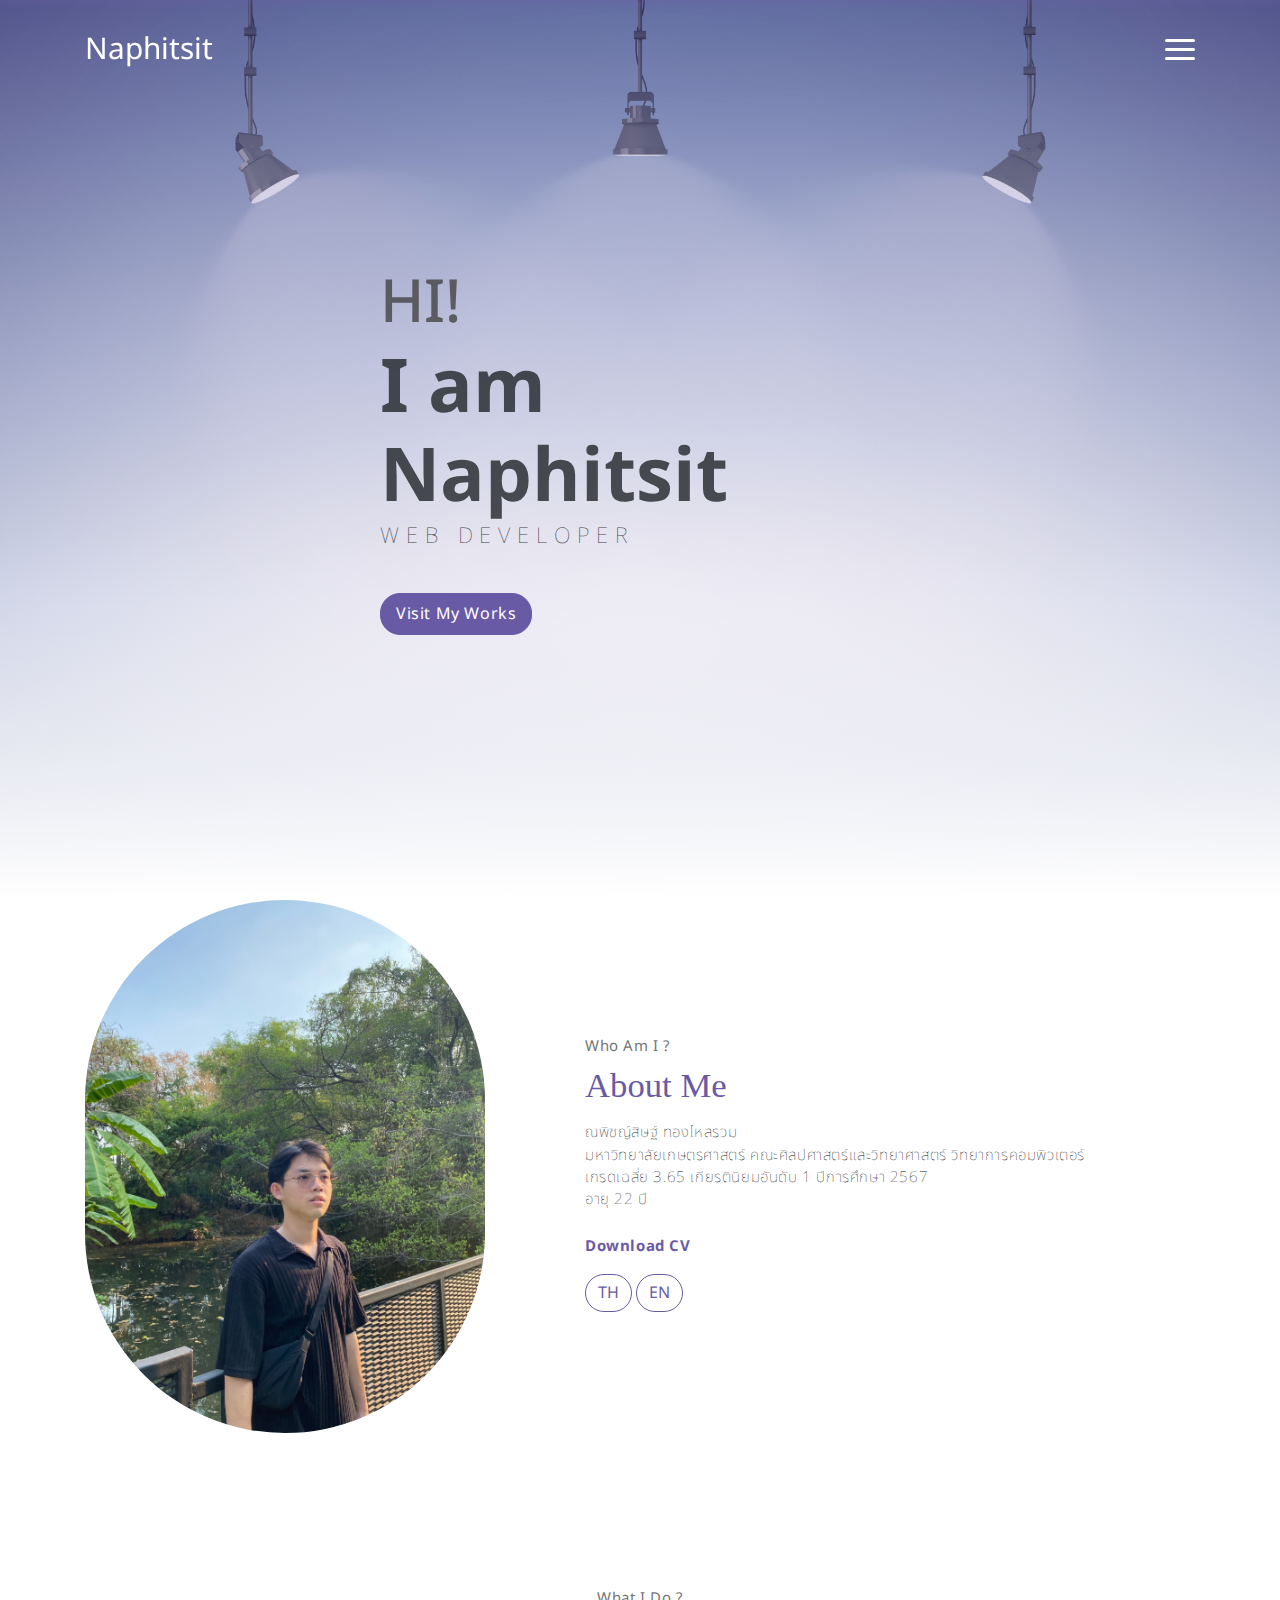
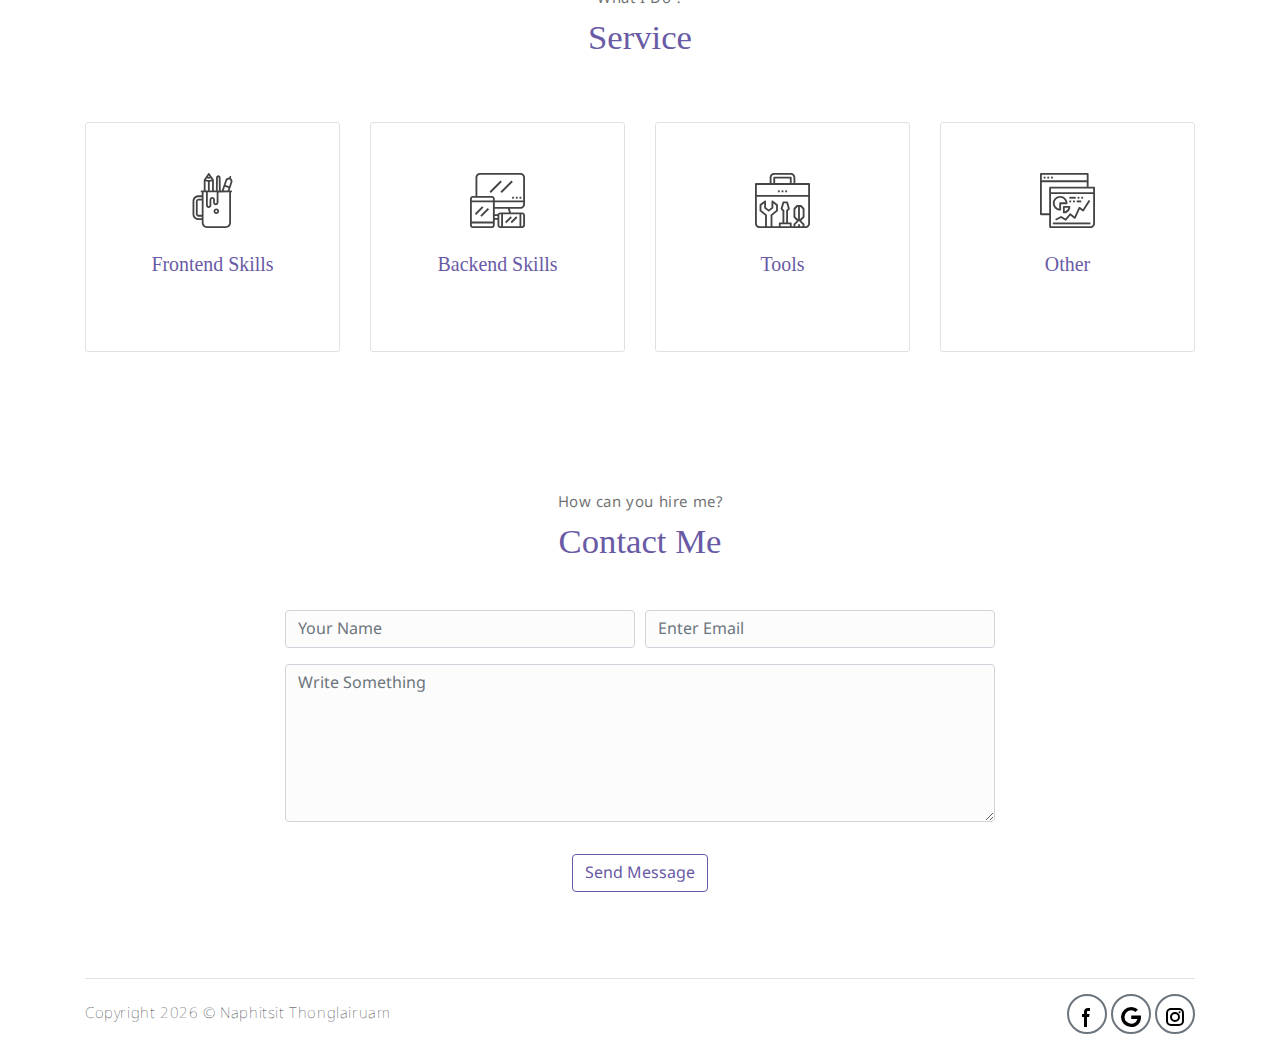
<file: index.html>
<!DOCTYPE html>
<html lang="en">
  <head>
    <meta charset="utf-8" />
    <meta
      name="viewport"
      content="width=device-width, initial-scale=1, shrink-to-fit=no"
    />
    <meta
      name="description"
      content="Start your development with Meyawo landing page."
    />
    <meta name="author" content="Devcrud" />
    <title>Naphitsit T. | Portfolio</title>
    <!-- font icons -->
    <link
      rel="stylesheet"
      href="assets/vendors/themify-icons/css/themify-icons.css"
    />
    <link rel="shortcut icon" href="assets/imgs/image.png" type="image/x-icon">
    <!-- Bootstrap + Meyawo main styles -->
    <link rel="stylesheet" href="assets/css/meyawo.css" />
  </head>

  <body data-spy="scroll" data-target=".navbar" data-offset="40" id="home">
    <!-- Page Navbar -->
    <nav class="custom-navbar" data-spy="affix" data-offset-top="20">
      <div class="container">
        <a class="logo" href="#">Naphitsit</a>
        <ul class="nav">
          <li class="item">
            <a class="link" href="#home">Home</a>
          </li>
          <li class="item">
            <a class="link" href="#about">About</a>
          </li>
          <!-- <li class="item">
                    <a class="link" href="#portfolio">Portfolio</a>
                </li>
                <li class="item">
                    <a class="link" href="#testmonial">Testmonial</a>
                </li>
                <li class="item">
                    <a class="link" href="#blog">Blog</a>
                </li> -->
          <li class="item">
            <a class="link" href="#contact">Contact</a>
          </li>
          <!-- <li class="item ml-md-3">
                    <a href="components.html" class="btn btn-primary">Components</a>
                </li> -->
        </ul>
        <a
          href="javascript:void(0)"
          id="nav-toggle"
          class="hamburger hamburger--elastic"
        >
          <div class="hamburger-box">
            <div class="hamburger-inner"></div>
          </div>
        </a>
      </div>
    </nav>
    <!-- End of Page Navbar -->

    <!-- page header -->
    <header id="home" class="header">
      <div class="overlay"></div>
      <div class="header-content container">
        <h1 class="header-title">
          <span class="up">HI!</span>
          <span class="down">I am Naphitsit</span>
        </h1>
        <p class="header-subtitle">WEB DEVELOPER</p>

        <p class="btn btn-primary">Visit My Works</p>
      </div>
    </header>
    <!-- end of page header -->

    <!-- about section -->
    <section class="section pt-0" id="about">
      <!-- container -->
      <div class="container text-center">
        <!-- about wrapper -->
        <div class="about">
          <div class="about-img-holder">
            <img
              src="assets/imgs/profile-image.jpg"
              class="about-img rounded-pill"
              alt="Profile Image"
            />
          </div>
          <div class="about-caption">
            <p class="section-subtitle">Who Am I ?</p>
            <h2 class="section-title mb-3">About Me</h2>
            <p>
              ณพิชญ์สิษฐ์ ทองไหลรวม <br />
              มหาวิทยาลัยเกษตรศาสตร์ คณะศิลปศาสตร์และวิทยาศาสตร์
              วิทยาการคอมพิวเตอร์ <br />
              เกรดเฉลี่ย 3.65 เกียรตินิยมอันดับ 1 ปีการศึกษา 2567 <br />
              อายุ 22 ปี
            </p>
            <p class="mt-4 text-primary font-weight-bold">Download CV</p>
            <a
              class="btn-rounded btn btn-outline-primary"
              href="assets/cv/Naphitsit_2024TH.pdf"
              download
              >TH</a
            >
            <a
              class="btn-rounded btn btn-outline-primary"
              href="assets/cv/Naphitsit_2024EN.pdf"
              download
              >EN</a
            >
          </div>
        </div>
        <!-- end of about wrapper -->
      </div>
      <!-- end of container -->
    </section>
    <!-- end of about section -->

    <!-- service section -->
    <section class="section" id="service">
      <div class="container text-center">
        <p class="section-subtitle">What I Do ?</p>
        <h6 class="section-title mb-6">Service</h6>
        <!-- row -->
        <div class="row">
          <div class="col-md-6 col-lg-3">
            <div class="service-card">
              <div class="body">
                <img
                  src="assets/imgs/pencil-case.svg"
                  alt="Download free bootstrap 4 landing page, free boootstrap 4 templates, Download free bootstrap 4.1 landing page, free boootstrap 4.1.1 templates, meyawo Landing page"
                  class="icon"
                />
                <h6 class="title">Frontend Skills</h6>
                <p class="subtitle">
                  React, React native, Next.js, Nuxt.js, Vue, Vite, Agular
                  (Learning)
                </p>
              </div>
            </div>
          </div>
          <div class="col-md-6 col-lg-3">
            <div class="service-card">
              <div class="body">
                <img
                  src="assets/imgs/responsive.svg"
                  alt="Download free bootstrap 4 landing page, free boootstrap 4 templates, Download free bootstrap 4.1 landing page, free boootstrap 4.1.1 templates, meyawo Landing page"
                  class="icon"
                />
                <h6 class="title">Backend Skills</h6>
                <p class="subtitle">
                  Python, JavaScript, Typescript, PHP, Laravel, Express, Flask,
                  C#.Net (Learning)
                </p>
              </div>
            </div>
          </div>
          <div class="col-md-6 col-lg-3">
            <div class="service-card">
              <div class="body">
                <img
                  src="assets/imgs/toolbox.svg"
                  alt="Download free bootstrap 4 landing page, free boootstrap 4 templates, Download free bootstrap 4.1 landing page, free boootstrap 4.1.1 templates, meyawo Landing page"
                  class="icon"
                />
                <h6 class="title">Tools</h6>
                <p class="subtitle">
                  GitHub, Swagger, Docker, Kubernetes, Traefik, Vercel
                </p>
              </div>
            </div>
          </div>
          <div class="col-md-6 col-lg-3">
            <div class="service-card">
              <div class="body">
                <img
                  src="assets/imgs/analytics.svg"
                  alt="Download free bootstrap 4 landing page, free boootstrap 4 templates, Download free bootstrap 4.1 landing page, free boootstrap 4.1.1 templates, meyawo Landing page"
                  class="icon"
                />
                <h6 class="title">Other</h6>
                <p class="subtitle">Draw.io, Figma</p>
              </div>
            </div>
          </div>
        </div>
        <!-- end of row -->
      </div>
    </section>
    <!-- end of service section -->

    <!-- contact section -->
    <section class="section" id="contact">
      <div class="container text-center">
        <p class="section-subtitle">How can you hire me?</p>
        <h6 class="section-title mb-5">Contact Me</h6>
        <!-- contact form -->
        <form id="contact-form" class="contact-form col-md-10 col-lg-8 m-auto">
          <div class="form-row">
            <div class="form-group col-sm-6">
              <input
                type="text"
                id="name"
                class="form-control"
                placeholder="Your Name"
                required
              />
            </div>
            <div class="form-group col-sm-6">
              <input
                type="email"
                id="email"
                class="form-control"
                placeholder="Enter Email"
                required
              />
            </div>
            <div class="form-group col-sm-12">
              <textarea
                id="message"
                rows="6"
                class="form-control"
                placeholder="Write Something"
                required
              ></textarea>
            </div>
            <div class="form-group col-sm-12 mt-3">
              <input
                type="submit"
                value="Send Message"
                class="btn btn-outline-primary rounded"
              />
            </div>
          </div>
        </form>
        <!-- end of contact form -->
      </div>
      <!-- end of container -->
    </section>
    <!-- end of contact section -->

    <!-- footer -->
    <div class="container">
      <footer class="footer">
        <p class="mb-0">
          Copyright
          <script>
            document.write(new Date().getFullYear());
          </script>
          &copy; <a href="#">Naphitsit</a>
          <a href="#">Thonglairuam</a>
        </p>
        <div class="social-links text-right m-auto ml-sm-auto">
          <a href="https://www.facebook.com/npstang" class="link"
            ><img src="assets/svg/facebook.svg" alt="Facebook"/></a>
          <a href="mailto:naphitsit.thonglairuam@gmail.com" class="link"
            ><img src="assets/svg/google.svg" alt="Google"></a>
          <a href="https://www.instagram.com/ztanx/" class="link"
            ><img src="assets/svg/ig.svg" alt=""></a>
        </div>
      </footer>
    </div>
    <!-- end of page footer -->

    <script
      type="text/javascript"
      src="https://cdn.emailjs.com/dist/email.min.js"
    ></script>
    <script type="text/javascript">
      (function () {
        emailjs.init("S74BRO1c3iuhyJZxC");
      })();
    </script>
    <script>
      document
        .getElementById("contact-form")
        .addEventListener("submit", function (event) {
          event.preventDefault();

          // Collect the form data
          var name = document.getElementById("name").value;
          var email = document.getElementById("email").value;
          var message = document.getElementById("message").value;

          // Send the email using EmailJS
          emailjs
            .send("service_tuv8o0k", "template_z0st0xq", {
              from_name: name,
              from_email: email,
              message: message,
            })
            .then(
              function (response) {
                console.log("SUCCESS!", response.status, response.text);
                alert("Message sent successfully!");
              },
              function (error) {
                console.log("FAILED...", error);
                alert("Failed to send the message.");
              }
            );
        });
    </script>

    <!-- core  -->
    <script src="assets/vendors/jquery/jquery-3.4.1.js"></script>
    <script src="assets/vendors/bootstrap/bootstrap.bundle.js"></script>

    <!-- bootstrap 3 affix -->
    <script src="assets/vendors/bootstrap/bootstrap.affix.js"></script>

    <!-- Meyawo js -->
    <script src="assets/js/meyawo.js"></script>
  </body>
</html>
</file>
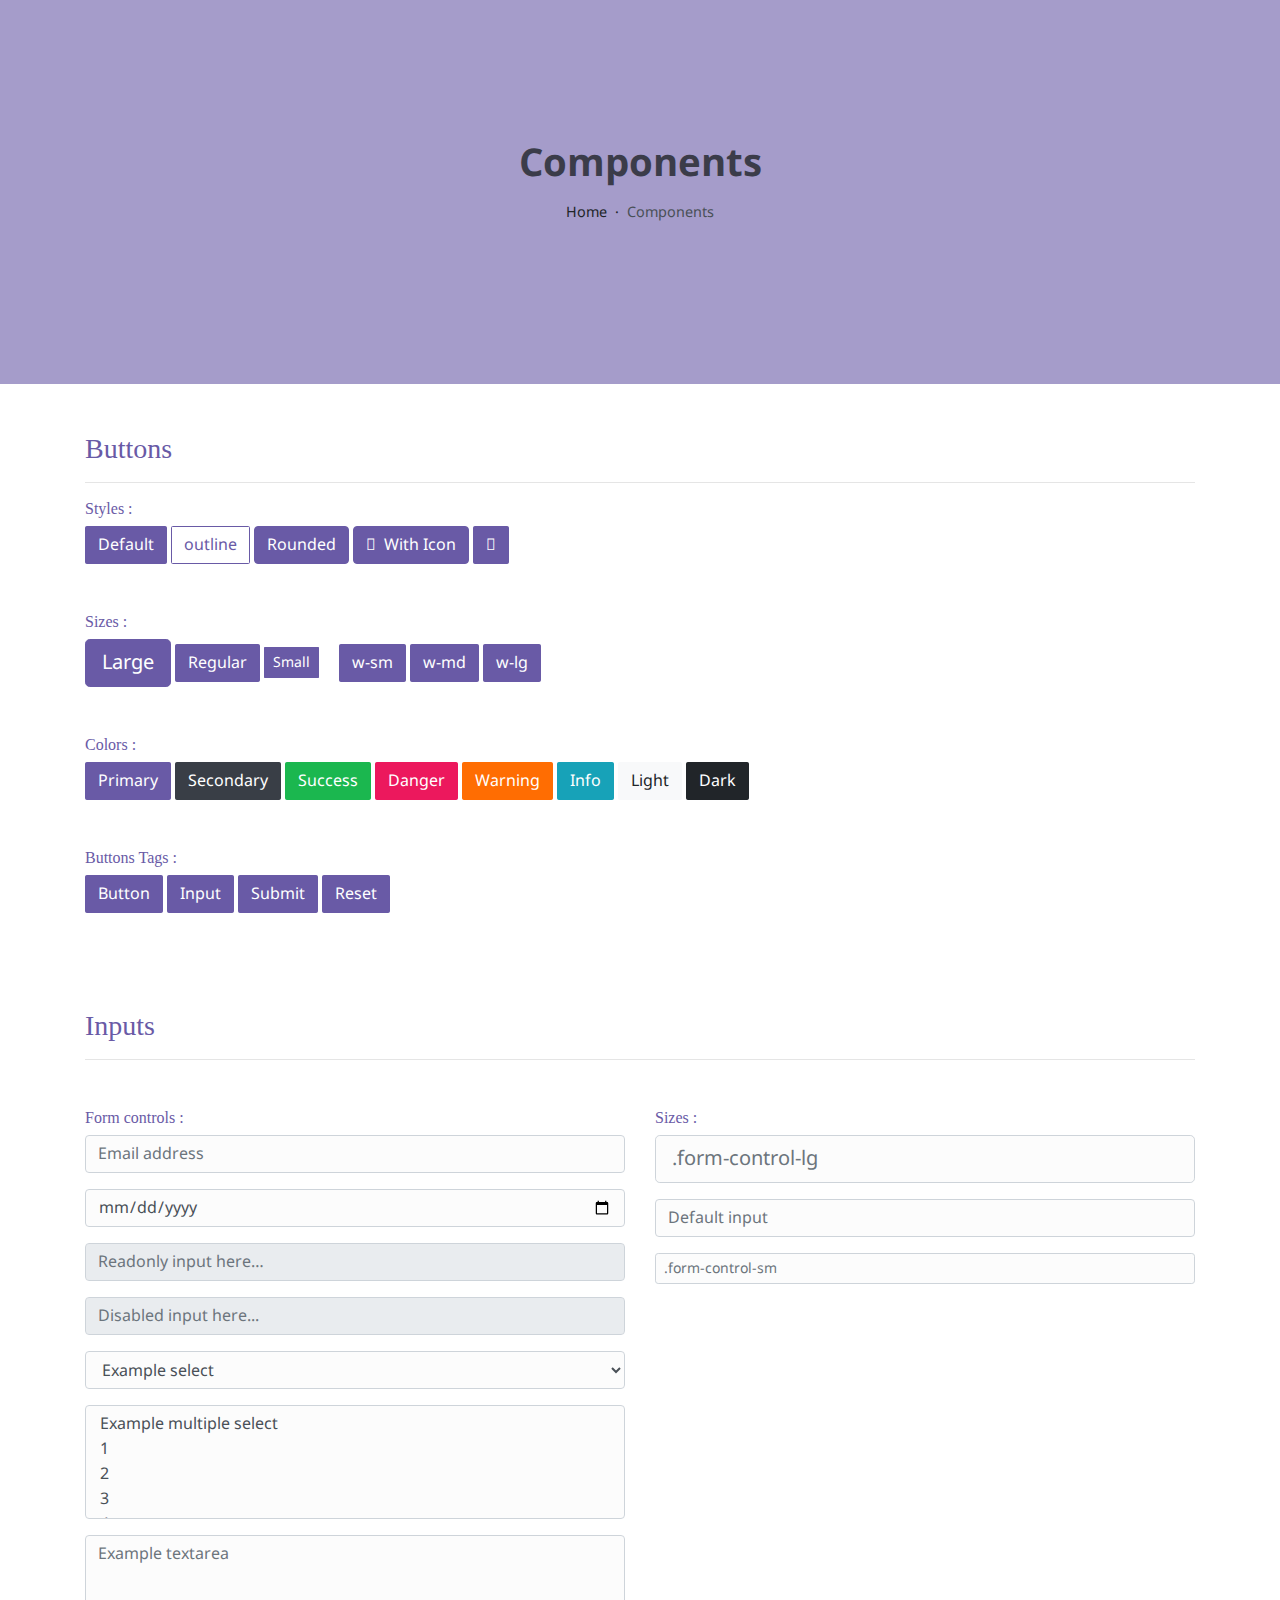
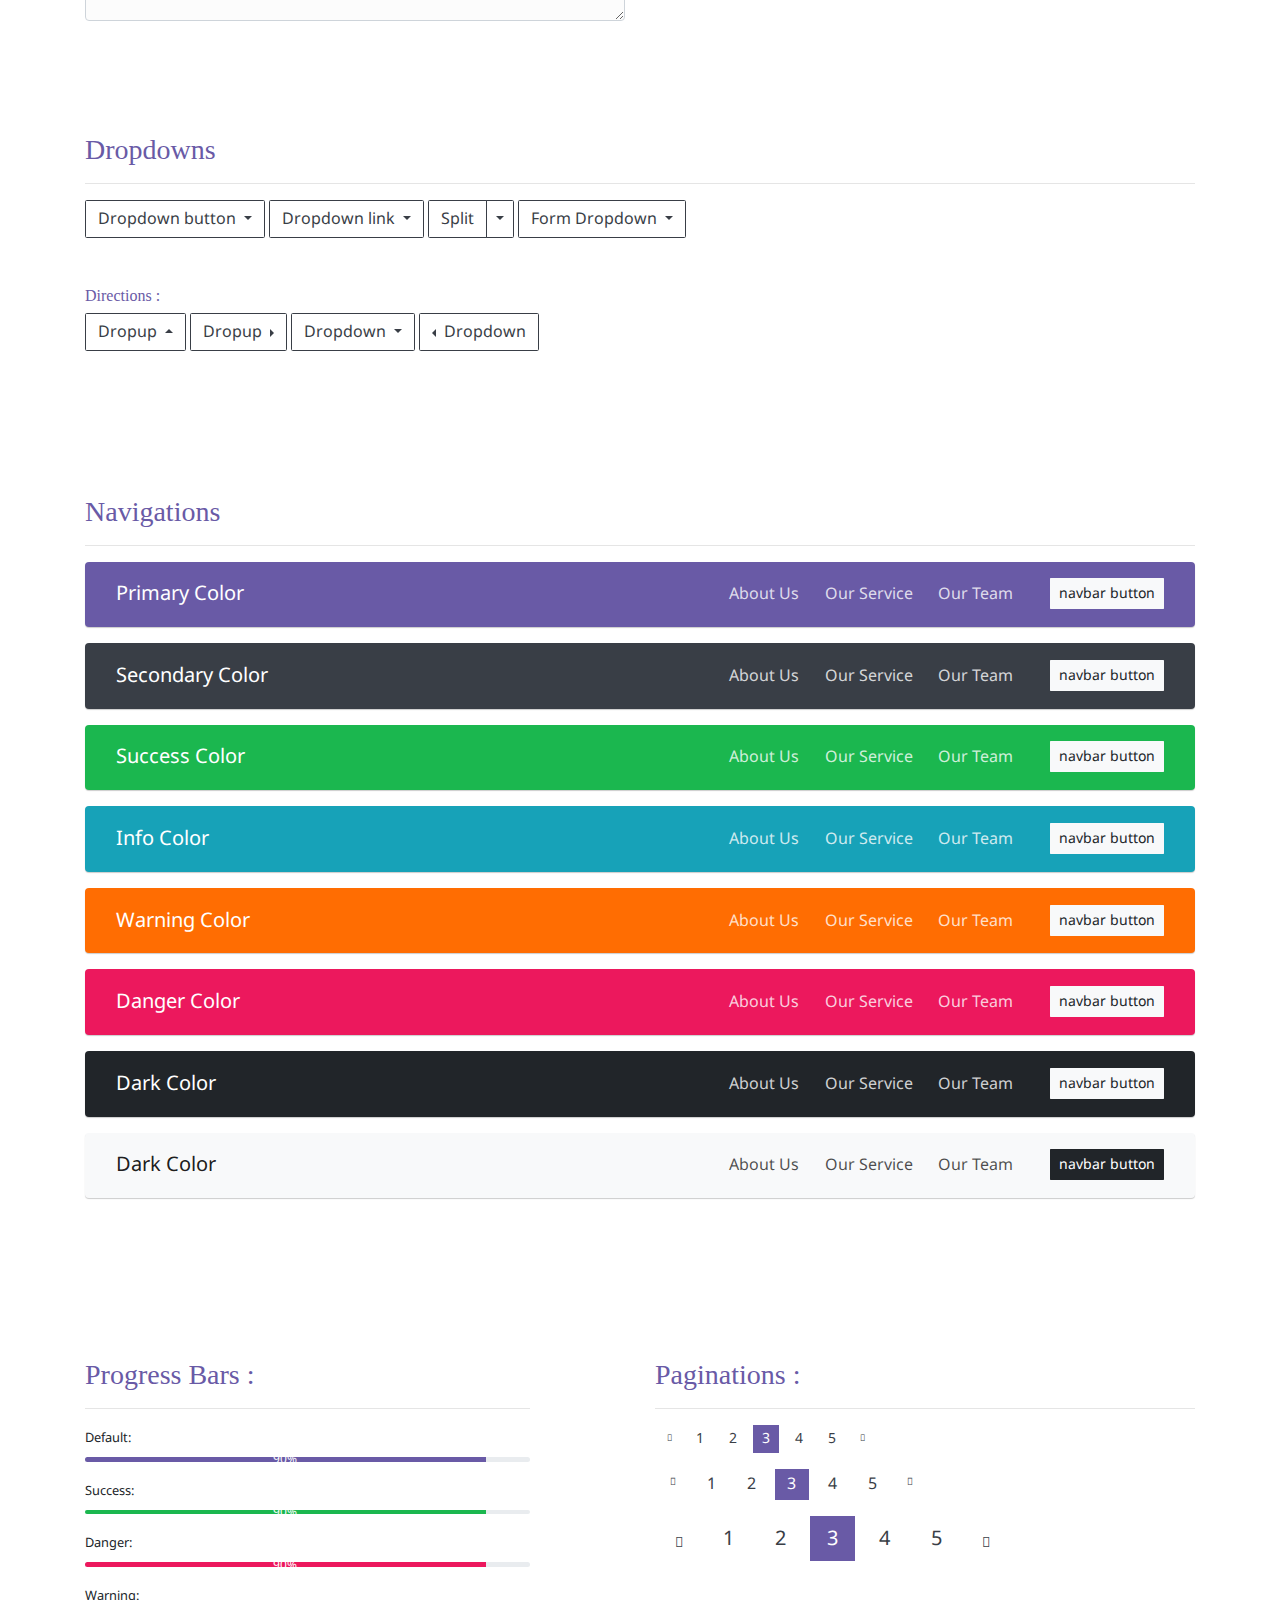
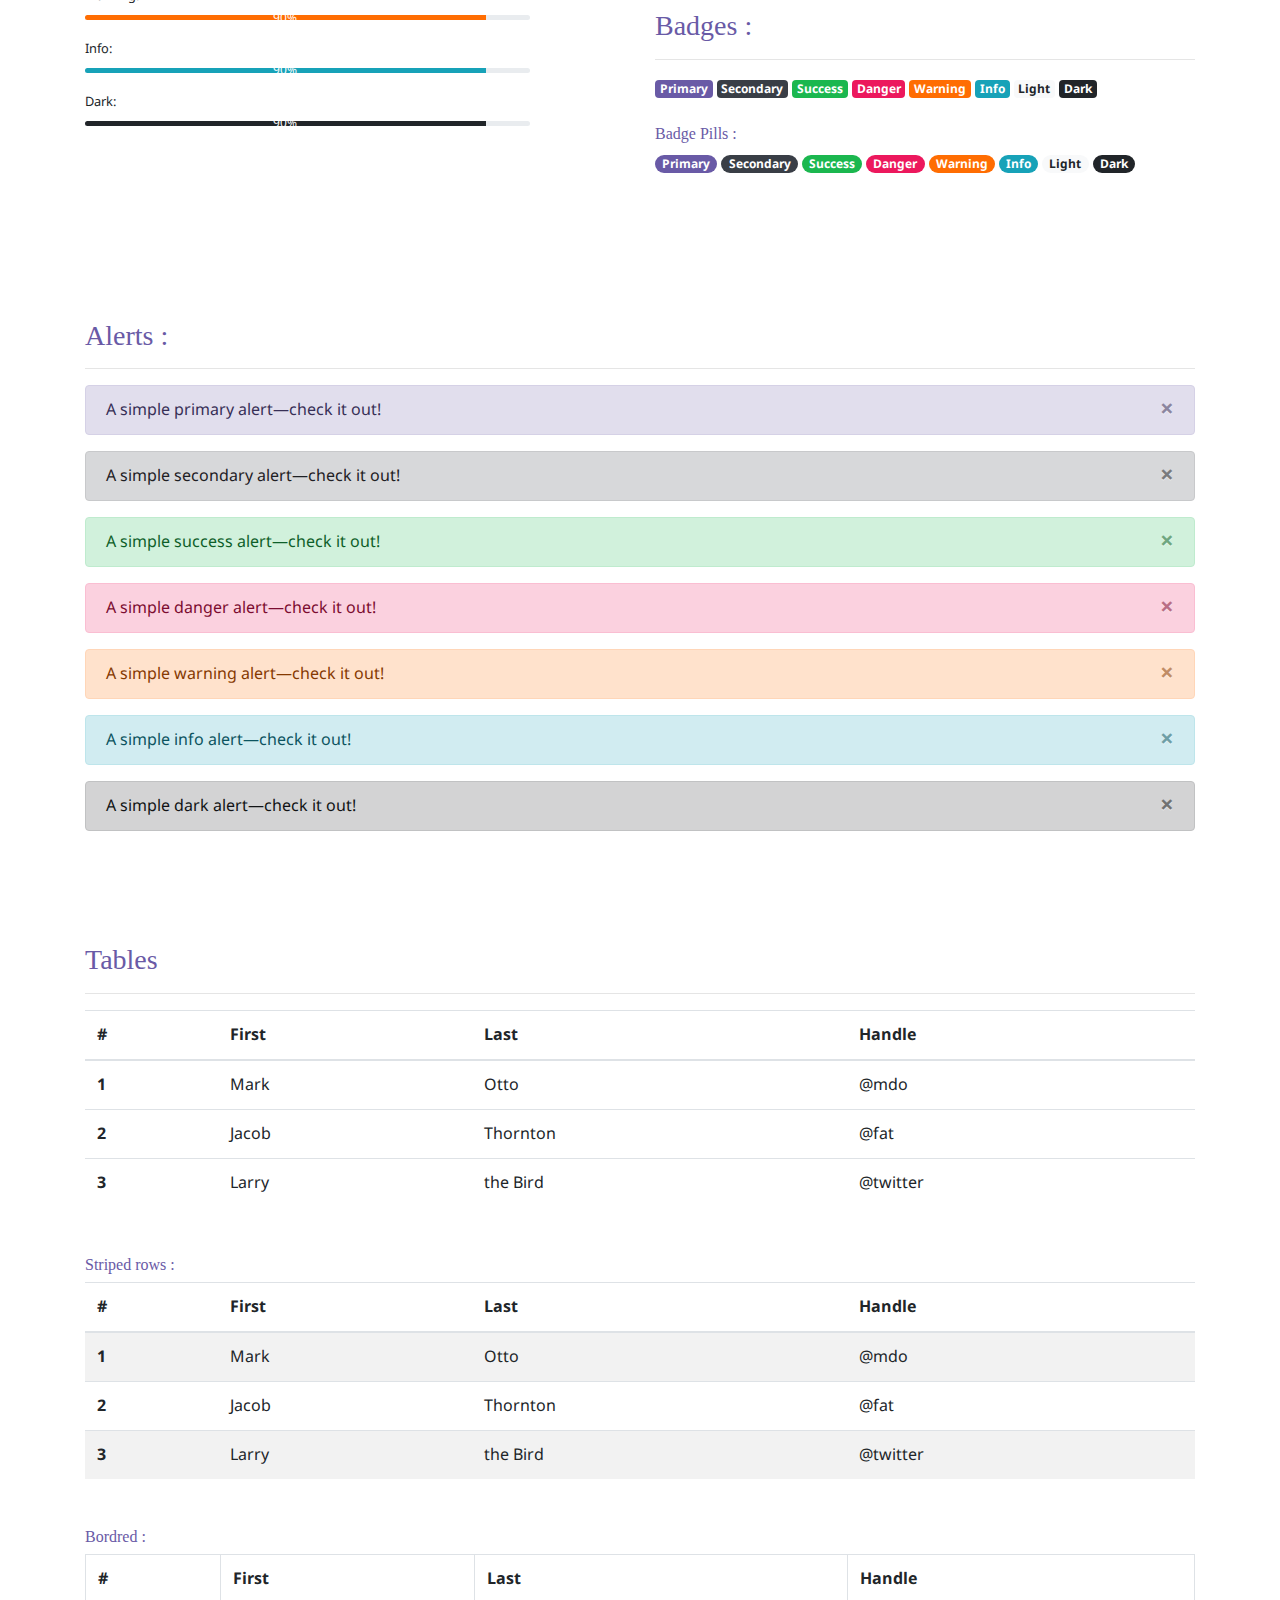
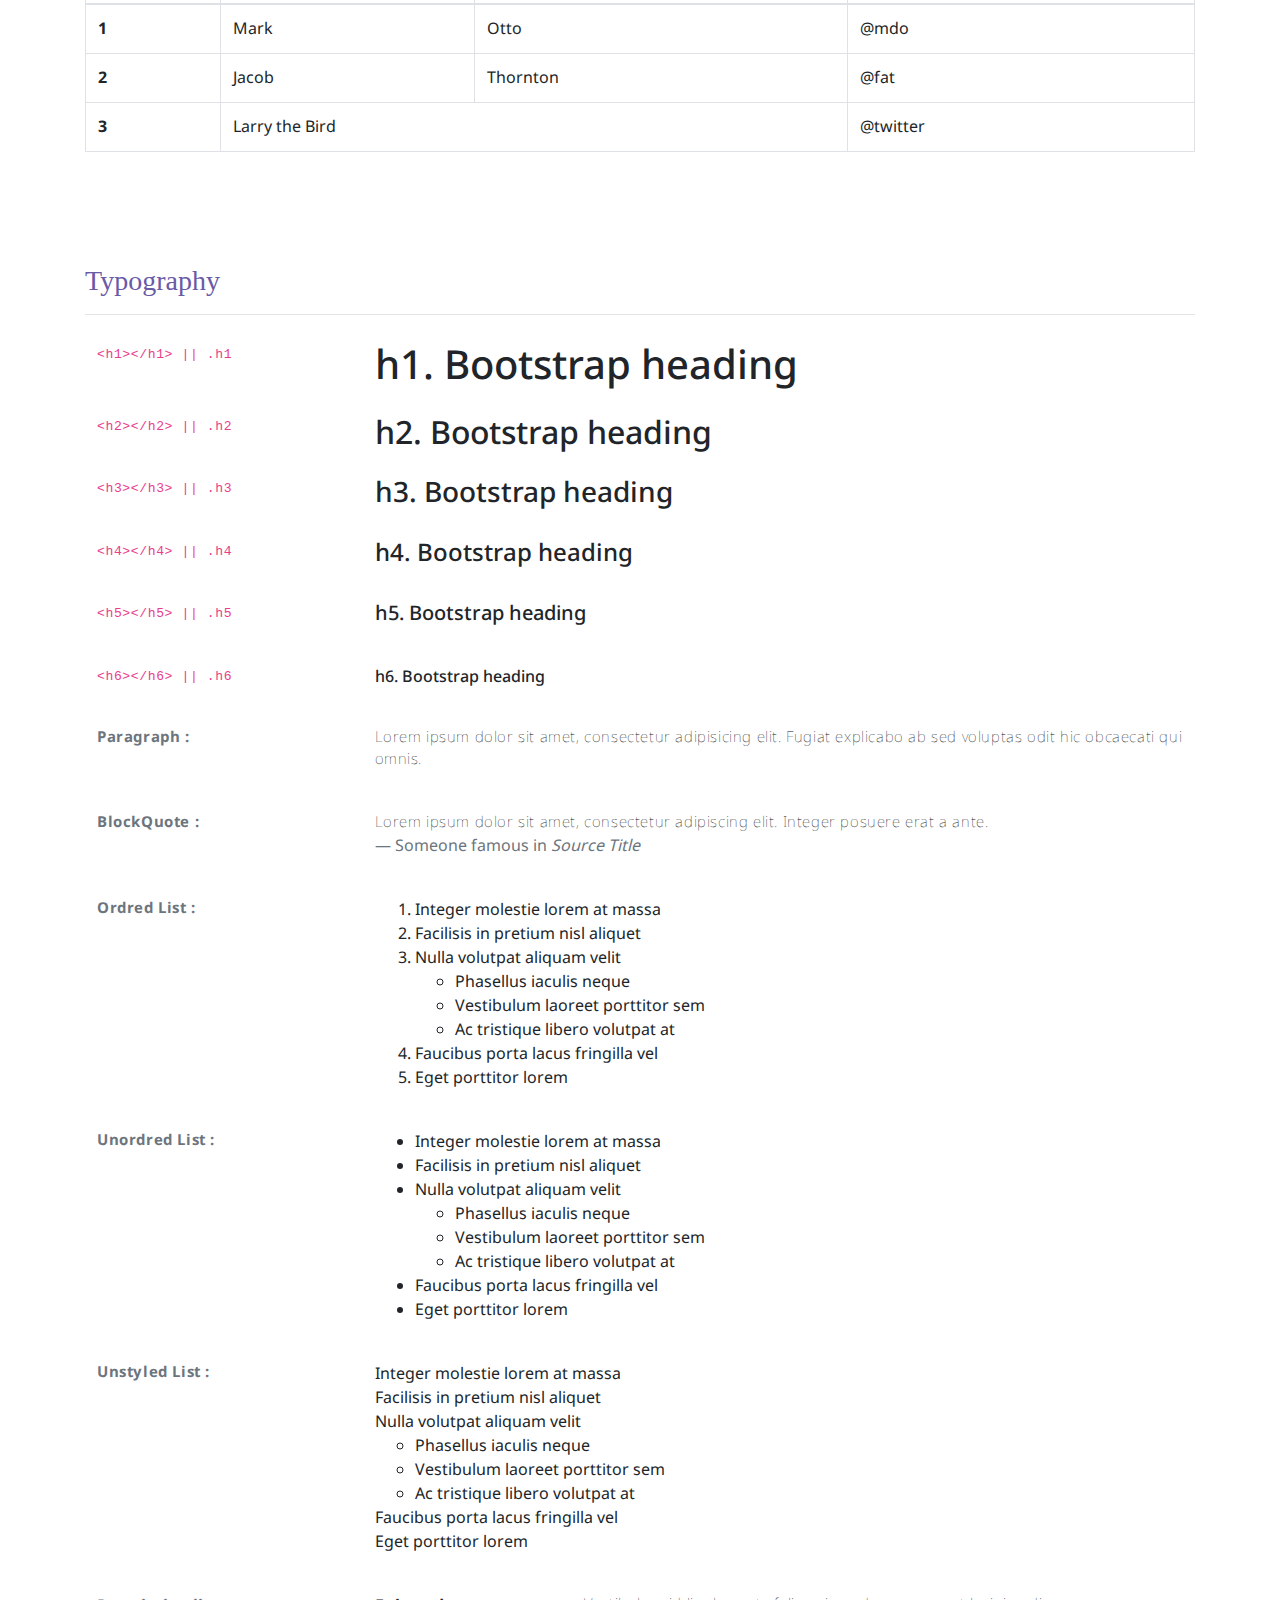
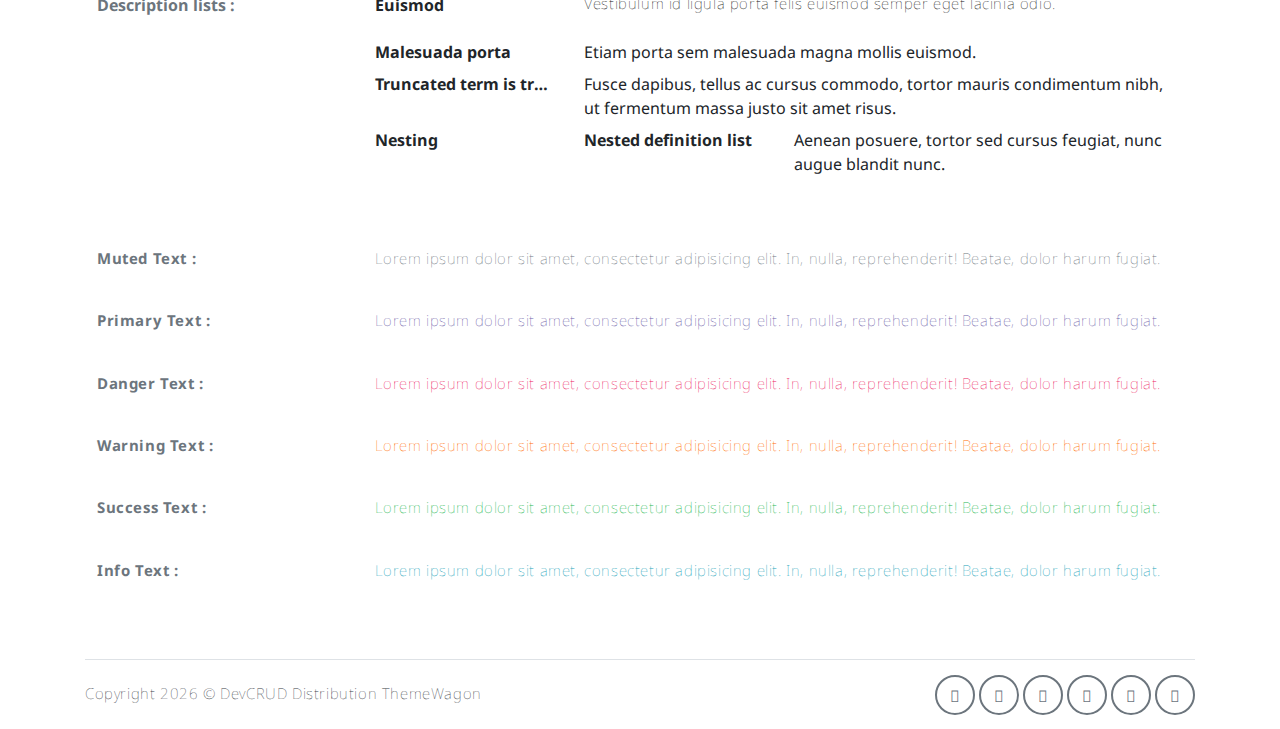
<file: components.html>
<!DOCTYPE html>
<html lang="en">

<head>
   <meta charset="utf-8">
   <meta name="viewport" content="width=device-width, initial-scale=1, shrink-to-fit=no">
   <meta name="description" content="Start your development with Meyawo landing page.">
   <meta name="author" content="Devcrud">
   <title>Meyawo Landing page | Components</title>
   <!-- font icons -->
   <link rel="stylesheet" href="assets/vendors/themify-icons/css/themify-icons.css">
   <!-- Bootstrap + Steller  -->
   <link rel="stylesheet" href="assets/css/meyawo.css">
</head>

<body>

   <!-- Page Header -->
   <header class="header header-mini">
      <div class="header-title">Components</div>
      <nav aria-label="breadcrumb">
         <ol class="breadcrumb">
            <li class="breadcrumb-item"><a href="/">Home</a></li>
            <li class="breadcrumb-item active" aria-current="page">Components</li>
         </ol>
      </nav>
   </header> <!-- End Of Page Header -->

   <!-- main content -->
   <div class="container">

      <!-- Buttons -->
      <h3 class="mt-5">Buttons</h3>
      <hr>
      <h6 class="section-secondary-title">Styles :</h6>
      <button class="btn btn-primary">Default</button>
      <button class="btn btn-outline-primary">outline</button>
      <button class="btn btn-primary rounded">Rounded</button>
      <button class="btn btn-primary rounded"><i class="ti-thumb-up pr-1"></i> With Icon</button>
      <button class="btn btn-primary circle"><i class="ti-heart"></i></button>

      <h6 class="section-secondary-title mt-5">Sizes :</h6>
      <button class="btn btn-primary btn-lg">Large</button>
      <button class="btn btn-primary ">Regular</button>
      <button class="btn btn-primary btn-sm">Small</button>
      <button class="btn btn-primary w-sm ml-3">w-sm</button>
      <button class="btn btn-primary w-md">w-md</button>
      <button class="btn btn-primary w-lg">w-lg</button>

      <h6 class="section-secondary-title mt-5">Colors :</h6>
      <button type="button" class="btn btn-primary">Primary</button>
      <button type="button" class="btn btn-secondary">Secondary</button>
      <button type="button" class="btn btn-success">Success</button>
      <button type="button" class="btn btn-danger">Danger</button>
      <button type="button" class="btn btn-warning">Warning</button>
      <button type="button" class="btn btn-info">Info</button>
      <button type="button" class="btn btn-light">Light</button>
      <button type="button" class="btn btn-dark">Dark</button>

      <h6 class="section-secondary-title mt-5">Buttons Tags :</h6>
      <button class="btn btn-primary" type="submit">Button</button>
      <input class="btn btn-primary" type="button" value="Input">
      <input class="btn btn-primary" type="submit" value="Submit">
      <input class="btn btn-primary" type="reset" value="Reset">

      <!-- devider -->
      <div class="py-5"></div>

      <!-- Inputs -->
      <h3>Inputs</h3>
      <hr>
      <div class="row mt-5">
         <div class="col-md-6">
            <h6 class="section-secondary-title">Form controls :</h6>
            <div class="form-group">
               <input type="email" class="form-control" id="exampleFormControlInput1" placeholder="Email address">
            </div>
            <div class="form-group">
               <input type="date" class="form-control" id="exampleFormControlInput1" placeholder="Date">
            </div>
            <div class="form-group">
               <input class="form-control" type="text" placeholder="Readonly input here…" readonly>
            </div>
            <div class="form-group">
               <input class="form-control" id="disabledInput" type="text" placeholder="Disabled input here..." disabled>
            </div>
            <div class="form-group">
               <select class="form-control" id="exampleFormControlSelect1">
                  <option>Example select</option>
                  <option>1</option>
                  <option>2</option>
                  <option>3</option>
                  <option>4</option>
                  <option>5</option>
               </select>
            </div>
            <div class="form-group">
               <select multiple class="form-control" id="exampleFormControlSelect2">
                  <option>Example multiple select</option>
                  <option>1</option>
                  <option>2</option>
                  <option>3</option>
                  <option>4</option>
                  <option>5</option>
               </select>
            </div>
            <div class="form-group">
               <textarea class="form-control" id="exampleFormControlTextarea1" rows="3"
                  placeholder="Example textarea"></textarea>
            </div>
         </div>
         <div class="col-md-6">
            <h6 class="section-secondary-title">Sizes :</h6>
            <div class="form-group">
               <input class="form-control form-control-lg" type="text" placeholder=".form-control-lg">
            </div>
            <div class="form-group">
               <input class="form-control" type="text" placeholder="Default input">
            </div>
            <div class="form-group">
               <input class="form-control form-control-sm" type="text" placeholder=".form-control-sm">
            </div>
         </div>
      </div> <!-- end of inputs -->

      <!-- devider -->
      <div class="py-5"></div>

      <!-- Dropdowns -->
      <h3 class="components-section-title font-weight-normal">Dropdowns</h3>
      <hr>
      <div class="dropdown d-inline-block">
         <button class="btn btn-outline-secondary dropdown-toggle" type="button" id="dropdownMenuButton"
            data-toggle="dropdown" aria-haspopup="true" aria-expanded="false">
            Dropdown button
         </button>
         <div class="dropdown-menu" aria-labelledby="dropdownMenuButton">
            <a class="dropdown-item" href="#">Action</a>
            <a class="dropdown-item" href="#">Another action</a>
            <a class="dropdown-item" href="#">Something else here</a>
         </div>
      </div>
      <div class="dropdown d-inline-block">
         <a class="btn btn-outline-secondary dropdown-toggle" href="#" role="button" id="dropdownMenuLink"
            data-toggle="dropdown" aria-haspopup="true" aria-expanded="false">
            Dropdown link
         </a>
         <div class="dropdown-menu" aria-labelledby="dropdownMenuLink">
            <a class="dropdown-item" href="#">Action</a>
            <a class="dropdown-item" href="#">Another action</a>
            <a class="dropdown-item" href="#">Something else here</a>
         </div>
      </div>
      <div class="btn-group">
         <button type="button" class="btn btn-outline-secondary">Split</button>
         <button type="button" class="btn btn-outline-secondary dropdown-toggle dropdown-toggle-split"
            data-toggle="dropdown" aria-haspopup="true" aria-expanded="false">
            <span class="sr-only">Toggle Dropdown</span>
         </button>
         <div class="dropdown-menu">
            <a class="dropdown-item" href="#">Action</a>
            <a class="dropdown-item" href="#">Another action</a>
            <a class="dropdown-item" href="#">Something else here</a>
            <div class="dropdown-divider"></div>
            <a class="dropdown-item" href="#">Separated link</a>
         </div>
      </div>
      <div class="btn-group">
         <button class="btn btn-outline-secondary dropdown-toggle" type="button" id="dropdownMenuButton"
            data-toggle="dropdown" aria-haspopup="true" aria-expanded="false">
            Form Dropdown
         </button>
         <div class="dropdown-menu form">
            <form class="px-4 py-3">
               <div class="form-group">
                  <input type="email" class="form-control" id="exampleDropdownFormEmail1"
                     placeholder="email@example.com">
               </div>
               <div class="form-group">
                  <input type="password" class="form-control" id="exampleDropdownFormPassword1" placeholder="Password">
               </div>
               <div class="form-check mb-3">
                  <input type="checkbox" class="form-check-input" id="dropdownCheck">
                  <label class="form-check-label" for="dropdownCheck">
                     Remember me
                  </label>
               </div>
               <button type="submit" class="btn btn-primary btn-block">Sign in</button>
            </form>
            <div class="dropdown-divider"></div>
            <a class="dropdown-item" href="#"><small>New around here? Sign up</small></a>
            <a class="dropdown-item" href="#"><small>Forgot password?</small></a>
         </div>
      </div>
      <h6 class="section-secondary-title mt-5">Directions :</h6>
      <div class="btn-group dropup">
         <button type="button" class="btn btn-outline-secondary dropdown-toggle" data-toggle="dropdown"
            aria-haspopup="true" aria-expanded="false">
            Dropup
         </button>
         <div class="dropdown-menu">
            <a class="dropdown-item" href="#">Action</a>
            <a class="dropdown-item" href="#">Another action</a>
            <a class="dropdown-item" href="#">Something else here</a>
            <div class="dropdown-divider"></div>
            <a class="dropdown-item" href="#">Separated link</a>
         </div>
      </div>
      <div class="btn-group dropright">
         <button type="button" class="btn btn-outline-secondary dropdown-toggle" data-toggle="dropdown"
            aria-haspopup="true" aria-expanded="false">
            Dropup
         </button>
         <div class="dropdown-menu">
            <a class="dropdown-item" href="#">Action</a>
            <a class="dropdown-item" href="#">Another action</a>
            <a class="dropdown-item" href="#">Something else here</a>
            <div class="dropdown-divider"></div>
            <a class="dropdown-item" href="#">Separated link</a>
         </div>
      </div>
      <div class="btn-group">
         <button type="button" class="btn btn-outline-secondary dropdown-toggle" data-toggle="dropdown"
            aria-haspopup="true" aria-expanded="false">
            Dropdown
         </button>
         <div class="dropdown-menu">
            <a class="dropdown-item" href="#">Action</a>
            <a class="dropdown-item" href="#">Another action</a>
            <a class="dropdown-item" href="#">Something else here</a>
            <div class="dropdown-divider"></div>
            <a class="dropdown-item" href="#">Separated link</a>
         </div>
      </div>
      <div class="btn-group dropleft">
         <button type="button" class="btn btn-outline-secondary dropdown-toggle" data-toggle="dropdown"
            aria-haspopup="true" aria-expanded="false">
            Dropdown
         </button>
         <div class="dropdown-menu">
            <a class="dropdown-item" href="#">Action</a>
            <a class="dropdown-item" href="#">Another action</a>
            <a class="dropdown-item" href="#">Something else here</a>
            <div class="dropdown-divider"></div>
            <a class="dropdown-item" href="#">Separated link</a>
         </div>
      </div> <!-- end of Dropdowns -->

      <!-- devider -->
      <div class="py-5"></div>

      <!-- navbars -->
      <h3 class="components-section-title font-weight-normal mt-5">Navigations</h3>
      <hr>
      <nav class="navbar navbar-expand-sm navbar-dark bg-primary rounded shadow mb-3">
         <div class="container">
            <a class="navbar-brand" href="#">Primary Color</a>
            <button class="navbar-toggler ml-auto" type="button" data-toggle="collapse"
               data-target="#navbarSupportedContent" aria-controls="navbarSupportedContent" aria-expanded="false"
               aria-label="Toggle navigation">
               <span class="navbar-toggler-icon"></span>
            </button>
            <div class="collapse navbar-collapse" id="navbarSupportedContent">
               <ul class="navbar-nav ml-auto">
                  <li class="nav-item">
                     <a class="nav-link" href="#about">About Us</a>
                  </li>
                  <li class="nav-item">
                     <a class="nav-link" href="#service">Our Service</a>
                  </li>
                  <li class="nav-item">
                     <a class="nav-link" href="#team">Our Team</a>
                  </li>
                  <li class="nav-item">
                     <a href="#book-table" class="ml-4 mt-1 btn btn-light btn-sm">navbar button</a>
                  </li>
               </ul>
            </div>
         </div>
      </nav>
      <nav class="navbar navbar-expand-sm navbar-dark bg-secondary rounded shadow mb-3">
         <div class="container">
            <a class="navbar-brand" href="#">Secondary Color</a>
            <button class="navbar-toggler ml-auto" type="button" data-toggle="collapse"
               data-target="#navbarSupportedContent" aria-controls="navbarSupportedContent" aria-expanded="false"
               aria-label="Toggle navigation">
               <span class="navbar-toggler-icon"></span>
            </button>
            <div class="collapse navbar-collapse" id="navbarSupportedContent">
               <ul class="navbar-nav ml-auto">
                  <li class="nav-item">
                     <a class="nav-link" href="#about">About Us</a>
                  </li>
                  <li class="nav-item">
                     <a class="nav-link" href="#service">Our Service</a>
                  </li>
                  <li class="nav-item">
                     <a class="nav-link" href="#team">Our Team</a>
                  </li>
                  <li class="nav-item">
                     <a href="#book-table" class="ml-4 mt-1 btn btn-light btn-sm">navbar button</a>
                  </li>
               </ul>
            </div>
         </div>
      </nav>
      <nav class="navbar navbar-expand-sm navbar-dark bg-success rounded shadow mb-3">
         <div class="container">
            <a class="navbar-brand" href="#">Success Color</a>
            <button class="navbar-toggler ml-auto" type="button" data-toggle="collapse"
               data-target="#navbarSupportedContent" aria-controls="navbarSupportedContent" aria-expanded="false"
               aria-label="Toggle navigation">
               <span class="navbar-toggler-icon"></span>
            </button>
            <div class="collapse navbar-collapse" id="navbarSupportedContent">
               <ul class="navbar-nav ml-auto">
                  <li class="nav-item">
                     <a class="nav-link" href="#about">About Us</a>
                  </li>
                  <li class="nav-item">
                     <a class="nav-link" href="#service">Our Service</a>
                  </li>
                  <li class="nav-item">
                     <a class="nav-link" href="#team">Our Team</a>
                  </li>
                  <li class="nav-item">
                     <a href="#book-table" class="ml-4 mt-1 btn btn-light btn-sm">navbar button</a>
                  </li>
               </ul>
            </div>
         </div>
      </nav>
      <nav class="navbar navbar-expand-sm navbar-dark bg-info rounded shadow mb-3">
         <div class="container">
            <a class="navbar-brand" href="#">Info Color</a>
            <button class="navbar-toggler ml-auto" type="button" data-toggle="collapse"
               data-target="#navbarSupportedContent" aria-controls="navbarSupportedContent" aria-expanded="false"
               aria-label="Toggle navigation">
               <span class="navbar-toggler-icon"></span>
            </button>
            <div class="collapse navbar-collapse" id="navbarSupportedContent">
               <ul class="navbar-nav ml-auto">
                  <li class="nav-item">
                     <a class="nav-link" href="#about">About Us</a>
                  </li>
                  <li class="nav-item">
                     <a class="nav-link" href="#service">Our Service</a>
                  </li>
                  <li class="nav-item">
                     <a class="nav-link" href="#team">Our Team</a>
                  </li>
                  <li class="nav-item">
                     <a href="#book-table" class="ml-4 mt-1 btn btn-light btn-sm">navbar button</a>
                  </li>
               </ul>
            </div>
         </div>
      </nav>
      <nav class="navbar navbar-expand-sm navbar-dark bg-warning rounded shadow mb-3">
         <div class="container">
            <a class="navbar-brand" href="#">Warning Color</a>
            <button class="navbar-toggler ml-auto" type="button" data-toggle="collapse"
               data-target="#navbarSupportedContent" aria-controls="navbarSupportedContent" aria-expanded="false"
               aria-label="Toggle navigation">
               <span class="navbar-toggler-icon"></span>
            </button>
            <div class="collapse navbar-collapse" id="navbarSupportedContent">
               <ul class="navbar-nav ml-auto">
                  <li class="nav-item">
                     <a class="nav-link" href="#about">About Us</a>
                  </li>
                  <li class="nav-item">
                     <a class="nav-link" href="#service">Our Service</a>
                  </li>
                  <li class="nav-item">
                     <a class="nav-link" href="#team">Our Team</a>
                  </li>
                  <li class="nav-item">
                     <a href="#book-table" class="ml-4 mt-1 btn btn-light btn-sm">navbar button</a>
                  </li>
               </ul>
            </div>
         </div>
      </nav>
      <nav class="navbar navbar-expand-sm navbar-dark bg-danger rounded shadow mb-3">
         <div class="container">
            <a class="navbar-brand" href="#">Danger Color</a>
            <button class="navbar-toggler ml-auto" type="button" data-toggle="collapse"
               data-target="#navbarSupportedContent" aria-controls="navbarSupportedContent" aria-expanded="false"
               aria-label="Toggle navigation">
               <span class="navbar-toggler-icon"></span>
            </button>
            <div class="collapse navbar-collapse" id="navbarSupportedContent">
               <ul class="navbar-nav ml-auto">
                  <li class="nav-item">
                     <a class="nav-link" href="#about">About Us</a>
                  </li>
                  <li class="nav-item">
                     <a class="nav-link" href="#service">Our Service</a>
                  </li>
                  <li class="nav-item">
                     <a class="nav-link" href="#team">Our Team</a>
                  </li>
                  <li class="nav-item">
                     <a href="#book-table" class="ml-4 mt-1 btn btn-light btn-sm">navbar button</a>
                  </li>
               </ul>
            </div>
         </div>
      </nav>
      <nav class="navbar navbar-expand-sm navbar-dark bg-dark rounded shadow mb-3">
         <div class="container">
            <a class="navbar-brand" href="#">Dark Color</a>
            <button class="navbar-toggler ml-auto" type="button" data-toggle="collapse"
               data-target="#navbarSupportedContent" aria-controls="navbarSupportedContent" aria-expanded="false"
               aria-label="Toggle navigation">
               <span class="navbar-toggler-icon"></span>
            </button>
            <div class="collapse navbar-collapse" id="navbarSupportedContent">
               <ul class="navbar-nav ml-auto">
                  <li class="nav-item">
                     <a class="nav-link" href="#about">About Us</a>
                  </li>
                  <li class="nav-item">
                     <a class="nav-link" href="#service">Our Service</a>
                  </li>
                  <li class="nav-item">
                     <a class="nav-link" href="#team">Our Team</a>
                  </li>
                  <li class="nav-item">
                     <a href="#book-table" class="ml-4 mt-1 btn btn-light btn-sm">navbar button</a>
                  </li>
               </ul>
            </div>
         </div>
      </nav>
      <nav class="navbar navbar-expand-sm navbar-light bg-light rounded shadow mb-3">
         <div class="container">
            <a class="navbar-brand" href="#">Dark Color</a>
            <button class="navbar-toggler ml-auto" type="button" data-toggle="collapse"
               data-target="#navbarSupportedContent" aria-controls="navbarSupportedContent" aria-expanded="false"
               aria-label="Toggle navigation">
               <span class="navbar-toggler-icon"></span>
            </button>
            <div class="collapse navbar-collapse" id="navbarSupportedContent">
               <ul class="navbar-nav ml-auto">
                  <li class="nav-item">
                     <a class="nav-link" href="#about">About Us</a>
                  </li>
                  <li class="nav-item">
                     <a class="nav-link" href="#service">Our Service</a>
                  </li>
                  <li class="nav-item">
                     <a class="nav-link" href="#team">Our Team</a>
                  </li>
                  <li class="nav-item">
                     <a href="#book-table" class="ml-4 mt-1 btn btn-dark btn-sm">navbar button</a>
                  </li>
               </ul>
            </div>
         </div>
      </nav>
      <!-- End of navbars -->

      <!-- devider -->
      <div class="py-5"></div>

      <!-- progress bars -->
      <div class="row justify-content-between">
         <div class="col-md-5">
            <h3 class="components-section-title font-weight-normal mt-5">Progress Bars :</h3>
            <hr>
            <small>Default: </small>
            <div class="progress mt-2 mb-3">
               <div class="progress-bar" role="progressbar" style="width: 90%" aria-valuenow="25" aria-valuemin="0"
                  aria-valuemax="100"><span>90%</span></div>
            </div>
            <small>Success:</small>
            <div class="progress mt-2 mb-3">
               <div class="progress-bar bg-success" role="progressbar" style="width: 90%" aria-valuenow="25"
                  aria-valuemin="0" aria-valuemax="100"><span>90%</span></div>
            </div>
            <small>Danger:</small>
            <div class="progress mt-2 mb-3">
               <div class="progress-bar bg-danger" role="progressbar" style="width: 90%" aria-valuenow="25"
                  aria-valuemin="0" aria-valuemax="100"><span>90%</span></div>
            </div>
            <small>Warning:</small>
            <div class="progress mt-2 mb-3">
               <div class="progress-bar bg-warning" role="progressbar" style="width: 90%" aria-valuenow="25"
                  aria-valuemin="0" aria-valuemax="100"><span>90%</span></div>
            </div>
            <small>Info:</small>
            <div class="progress mt-2 mb-3">
               <div class="progress-bar bg-info" role="progressbar" style="width: 90%" aria-valuenow="25"
                  aria-valuemin="0" aria-valuemax="100"><span>90%</span></div>
            </div>
            <small>Dark:</small>
            <div class="progress mt-2 mb-3">
               <div class="progress-bar bg-dark" role="progressbar" style="width: 90%" aria-valuenow="25"
                  aria-valuemin="0" aria-valuemax="100"><span>90%</span></div>
            </div>
         </div>
         <div class="col-md-6">
            <h3 class="components-section-title font-weight-normal mt-5">Paginations :</h3>
            <hr>
            <nav aria-label="Page navigation example">
               <ul class="pagination pagination-sm">
                  <li class="page-item"><a class="page-link" href="#"><i class="ti-angle-double-left"></i></a></li>
                  <li class="page-item"><a class="page-link" href="#">1</a></li>
                  <li class="page-item"><a class="page-link" href="#">2</a></li>
                  <li class="page-item active"><a class="page-link" href="#">3</a></li>
                  <li class="page-item"><a class="page-link" href="#">4</a></li>
                  <li class="page-item"><a class="page-link" href="#">5</a></li>
                  <li class="page-item"><a class="page-link" href="#"><i class="ti-angle-double-right"></i></a></li>
               </ul>
            </nav>
            <nav aria-label="Page navigation example">
               <ul class="pagination">
                  <li class="page-item"><a class="page-link" href="#"><i class="ti-angle-double-left"></i></a></li>
                  <li class="page-item"><a class="page-link" href="#">1</a></li>
                  <li class="page-item"><a class="page-link" href="#">2</a></li>
                  <li class="page-item active"><a class="page-link" href="#">3</a></li>
                  <li class="page-item"><a class="page-link" href="#">4</a></li>
                  <li class="page-item"><a class="page-link" href="#">5</a></li>
                  <li class="page-item"><a class="page-link" href="#"><i class="ti-angle-double-right"></i></a></li>
               </ul>
            </nav>
            <nav aria-label="Page navigation example">
               <ul class="pagination pagination-lg">
                  <li class="page-item"><a class="page-link" href="#"><i class="ti-angle-double-left"></i></a></li>
                  <li class="page-item"><a class="page-link" href="#">1</a></li>
                  <li class="page-item"><a class="page-link" href="#">2</a></li>
                  <li class="page-item active"><a class="page-link" href="#">3</a></li>
                  <li class="page-item"><a class="page-link" href="#">4</a></li>
                  <li class="page-item"><a class="page-link" href="#">5</a></li>
                  <li class="page-item"><a class="page-link" href="#"><i class="ti-angle-double-right"></i></a></li>
               </ul>
            </nav>

            <!-- Badges -->
            <h3 class="components-section-title font-weight-normal mt-5">Badges :</h3>
            <hr>
            <span class="badge badge-primary">Primary</span>
            <span class="badge badge-secondary">Secondary</span>
            <span class="badge badge-success">Success</span>
            <span class="badge badge-danger">Danger</span>
            <span class="badge badge-warning">Warning</span>
            <span class="badge badge-info">Info</span>
            <span class="badge badge-light">Light</span>
            <span class="badge badge-dark">Dark</span>
            <h6 class="section-secondary-title mt-4 mb-2">Badge Pills :</h6>
            <span class="badge badge-pill badge-primary">Primary</span>
            <span class="badge badge-pill badge-secondary">Secondary</span>
            <span class="badge badge-pill badge-success">Success</span>
            <span class="badge badge-pill badge-danger">Danger</span>
            <span class="badge badge-pill badge-warning">Warning</span>
            <span class="badge badge-pill badge-info">Info</span>
            <span class="badge badge-pill badge-light">Light</span>
            <span class="badge badge-pill badge-dark">Dark</span>
         </div>
      </div> <!-- End of Progress bars -->

      <!-- devider -->
      <div class="py-5"></div>

      <!-- Alerts -->
      <h3 class="components-section-title font-weight-normal mt-5">Alerts :</h3>
      <hr>
      <div class="alert alert-primary alert-dismissible fade show" role="alert">
         A simple primary alert—check it out!
         <button type="button" class="close" data-dismiss="alert" aria-label="Close">
            <span aria-hidden="true">&times;</span>
         </button>
      </div>
      <div class="alert alert-secondary alert-dismissible fade show" role="alert">
         A simple secondary alert—check it out!
         <button type="button" class="close" data-dismiss="alert" aria-label="Close">
            <span aria-hidden="true">&times;</span>
         </button>
      </div>
      <div class="alert alert-success alert-dismissible fade show" role="alert">
         A simple success alert—check it out!
         <button type="button" class="close" data-dismiss="alert" aria-label="Close">
            <span aria-hidden="true">&times;</span>
         </button>
      </div>
      <div class="alert alert-danger alert-dismissible fade show" role="alert">
         A simple danger alert—check it out!
         <button type="button" class="close" data-dismiss="alert" aria-label="Close">
            <span aria-hidden="true">&times;</span>
         </button>
      </div>
      <div class="alert alert-warning alert-dismissible fade show" role="alert">
         A simple warning alert—check it out!
         <button type="button" class="close" data-dismiss="alert" aria-label="Close">
            <span aria-hidden="true">&times;</span>
         </button>
      </div>
      <div class="alert alert-info alert-dismissible fade show" role="alert">
         A simple info alert—check it out!
         <button type="button" class="close" data-dismiss="alert" aria-label="Close">
            <span aria-hidden="true">&times;</span>
         </button>
      </div>
      <div class="alert alert-dark alert-dismissible fade show" role="alert">
         A simple dark alert—check it out!
         <button type="button" class="close" data-dismiss="alert" aria-label="Close">
            <span aria-hidden="true">&times;</span>
         </button>
      </div>
      <!-- end of alerts -->

      <!-- devider -->
      <div class="py-5"></div>

      <!-- tables -->
      <h3 class="components-section-title">Tables</h3>
      <hr>
      <table class="table">
         <thead>
            <tr>
               <th scope="col">#</th>
               <th scope="col">First</th>
               <th scope="col">Last</th>
               <th scope="col">Handle</th>
            </tr>
         </thead>
         <tbody>
            <tr>
               <th scope="row">1</th>
               <td>Mark</td>
               <td>Otto</td>
               <td>@mdo</td>
            </tr>
            <tr>
               <th scope="row">2</th>
               <td>Jacob</td>
               <td>Thornton</td>
               <td>@fat</td>
            </tr>
            <tr>
               <th scope="row">3</th>
               <td>Larry</td>
               <td>the Bird</td>
               <td>@twitter</td>
            </tr>
         </tbody>
      </table>

      <h6 class="section-secondary-title mt-5">Striped rows :</h6>
      <table class="table table-striped">
         <thead>
            <tr>
               <th scope="col">#</th>
               <th scope="col">First</th>
               <th scope="col">Last</th>
               <th scope="col">Handle</th>
            </tr>
         </thead>
         <tbody>
            <tr>
               <th scope="row">1</th>
               <td>Mark</td>
               <td>Otto</td>
               <td>@mdo</td>
            </tr>
            <tr>
               <th scope="row">2</th>
               <td>Jacob</td>
               <td>Thornton</td>
               <td>@fat</td>
            </tr>
            <tr>
               <th scope="row">3</th>
               <td>Larry</td>
               <td>the Bird</td>
               <td>@twitter</td>
            </tr>
         </tbody>
      </table>

      <h6 class="section-secondary-title mt-5">Bordred :</h6>
      <table class="table table-bordered">
         <thead>
            <tr>
               <th scope="col">#</th>
               <th scope="col">First</th>
               <th scope="col">Last</th>
               <th scope="col">Handle</th>
            </tr>
         </thead>
         <tbody>
            <tr>
               <th scope="row">1</th>
               <td>Mark</td>
               <td>Otto</td>
               <td>@mdo</td>
            </tr>
            <tr>
               <th scope="row">2</th>
               <td>Jacob</td>
               <td>Thornton</td>
               <td>@fat</td>
            </tr>
            <tr>
               <th scope="row">3</th>
               <td colspan="2">Larry the Bird</td>
               <td>@twitter</td>
            </tr>
         </tbody>
      </table>
      <!-- end of tables -->

      <!-- devider -->
      <div class="py-5"></div>

      <!-- typography -->
      <h3 class="components-section-title">Typography</h3>
      <hr>
      <table class="table table-borderless v-align-center">
         <tbody>
            <tr>
               <td>
                  <p><code class="highlighter-rouge">&lt;h1&gt;&lt;/h1&gt; || .h1</code></p>
               </td>
               <td class="w-75"><span class="h1">h1. Bootstrap heading</span></td>
            </tr>
            <tr>
               <td>
                  <p><code class="highlighter-rouge">&lt;h2&gt;&lt;/h2&gt; || .h2</code></p>
               </td>
               <td><span class="h2">h2. Bootstrap heading</span></td>
            </tr>
            <tr>
               <td>
                  <p><code class="highlighter-rouge">&lt;h3&gt;&lt;/h3&gt; || .h3</code></p>
               </td>
               <td><span class="h3">h3. Bootstrap heading</span></td>
            </tr>
            <tr>
               <td>
                  <p><code class="highlighter-rouge">&lt;h4&gt;&lt;/h4&gt; || .h4</code></p>
               </td>
               <td><span class="h4">h4. Bootstrap heading</span></td>
            </tr>
            <tr>
               <td>
                  <p><code class="highlighter-rouge">&lt;h5&gt;&lt;/h5&gt; || .h5</code></p>
               </td>
               <td><span class="h5">h5. Bootstrap heading</span></td>
            </tr>
            <tr>
               <td>
                  <p><code class="highlighter-rouge">&lt;h6&gt;&lt;/h6&gt; || .h6</code></p>
               </td>
               <td><span class="h6">h6. Bootstrap heading</span></td>
            </tr>
            <tr>
               <td>
                  <p class="font-weight-bold text-muted">Paragraph :</p>
               </td>
               <td>
                  <p>Lorem ipsum dolor sit amet, consectetur adipisicing elit. Fugiat explicabo ab sed voluptas odit hic
                     obcaecati qui omnis.</p>
               </td>
            </tr>
            <tr>
               <td>
                  <p class="font-weight-bold text-muted">BlockQuote :</p>
               </td>
               <td>
                  <blockquote class="blockquote">
                     <p class="mb-0">Lorem ipsum dolor sit amet, consectetur adipiscing elit. Integer posuere erat a
                        ante.</p>
                     <footer class="blockquote-footer">Someone famous in <cite title="Source Title">Source Title</cite>
                     </footer>
                  </blockquote>
               </td>
            </tr>

            <tr>
               <td>
                  <p class="font-weight-bold text-muted">Ordred List :</p>
               </td>
               <td>
                  <ol>
                     <li>Integer molestie lorem at massa</li>
                     <li>Facilisis in pretium nisl aliquet</li>
                     <li>Nulla volutpat aliquam velit
                        <ul>
                           <li>Phasellus iaculis neque</li>
                           <li>Vestibulum laoreet porttitor sem</li>
                           <li>Ac tristique libero volutpat at</li>
                        </ul>
                     </li>
                     <li>Faucibus porta lacus fringilla vel</li>
                     <li>Eget porttitor lorem</li>
                  </ol>
               </td>
            </tr>
            <tr>
               <td>
                  <p class="font-weight-bold text-muted">Unordred List :</p>
               </td>
               <td>
                  <ul>
                     <li>Integer molestie lorem at massa</li>
                     <li>Facilisis in pretium nisl aliquet</li>
                     <li>Nulla volutpat aliquam velit
                        <ul>
                           <li>Phasellus iaculis neque</li>
                           <li>Vestibulum laoreet porttitor sem</li>
                           <li>Ac tristique libero volutpat at</li>
                        </ul>
                     </li>
                     <li>Faucibus porta lacus fringilla vel</li>
                     <li>Eget porttitor lorem</li>
                  </ul>
               </td>
            </tr>
            <tr>
               <td>
                  <p class="font-weight-bold text-muted">Unstyled List :</p>
               </td>
               <td>
                  <ul class="list-unstyled">
                     <li>Integer molestie lorem at massa</li>
                     <li>Facilisis in pretium nisl aliquet</li>
                     <li>Nulla volutpat aliquam velit
                        <ul>
                           <li>Phasellus iaculis neque</li>
                           <li>Vestibulum laoreet porttitor sem</li>
                           <li>Ac tristique libero volutpat at</li>
                        </ul>
                     </li>
                     <li>Faucibus porta lacus fringilla vel</li>
                     <li>Eget porttitor lorem</li>
                  </ul>
               </td>
            </tr>
            <tr>
               <td class="font-weight-bold text-muted">Description lists : </td>
               <td>
                  <dl class="row">
                     <dt class="col-sm-3">Euismod</dt>
                     <dd class="col-sm-9">
                        <p>Vestibulum id ligula porta felis euismod semper eget lacinia odio.</p>
                     </dd>

                     <dt class="col-sm-3">Malesuada porta</dt>
                     <dd class="col-sm-9">Etiam porta sem malesuada magna mollis euismod.</dd>

                     <dt class="col-sm-3 text-truncate">Truncated term is truncated</dt>
                     <dd class="col-sm-9">Fusce dapibus, tellus ac cursus commodo, tortor mauris condimentum nibh, ut
                        fermentum massa justo sit amet risus.</dd>

                     <dt class="col-sm-3">Nesting</dt>
                     <dd class="col-sm-9">
                        <dl class="row">
                           <dt class="col-sm-4">Nested definition list</dt>
                           <dd class="col-sm-8">Aenean posuere, tortor sed cursus feugiat, nunc augue blandit nunc.</dd>
                        </dl>
                     </dd>
                  </dl>
               </td>
            </tr>
            <tr>
               <td>
                  <p class="font-weight-bold text-muted">Muted Text :</p>
               </td>
               <td>
                  <p class="text-muted">Lorem ipsum dolor sit amet, consectetur adipisicing elit. In, nulla,
                     reprehenderit! Beatae, dolor harum fugiat.</p>
               </td>
            </tr>
            <tr>
               <td>
                  <p class="font-weight-bold text-muted">Primary Text :</p>
               </td>
               <td>
                  <p class="text-primary">Lorem ipsum dolor sit amet, consectetur adipisicing elit. In, nulla,
                     reprehenderit! Beatae, dolor harum fugiat.</p>
               </td>
            </tr>
            <tr>
               <td>
                  <p class="font-weight-bold text-muted">Danger Text :</p>
               </td>
               <td>
                  <p class="text-danger">Lorem ipsum dolor sit amet, consectetur adipisicing elit. In, nulla,
                     reprehenderit! Beatae, dolor harum fugiat.</p>
               </td>
            </tr>
            <tr>
               <td>
                  <p class="font-weight-bold text-muted">Warning Text :</p>
               </td>
               <td>
                  <p class="text-warning">Lorem ipsum dolor sit amet, consectetur adipisicing elit. In, nulla,
                     reprehenderit! Beatae, dolor harum fugiat.</p>
               </td>
            </tr>
            <tr>
               <td>
                  <p class="font-weight-bold text-muted">Success Text :</p>
               </td>
               <td>
                  <p class="text-success">Lorem ipsum dolor sit amet, consectetur adipisicing elit. In, nulla,
                     reprehenderit! Beatae, dolor harum fugiat.</p>
               </td>
            </tr>
            <tr>
               <td>
                  <p class="font-weight-bold text-muted">Info Text :</p>
               </td>
               <td>
                  <p class="text-info">Lorem ipsum dolor sit amet, consectetur adipisicing elit. In, nulla,
                     reprehenderit! Beatae, dolor harum fugiat.</p>
               </td>
            </tr>
         </tbody>
      </table>
   </div>
   <!-- end of typography -->

   <!-- footer -->
   <div class="container mt-5">
      <footer class="footer">
         <p class="mb-0">Copyright
            <script>document.write(new Date().getFullYear())</script> &copy; <a
               href="http://www.devcrud.com">DevCRUD</a> Distribution <a href="https://themewagon.com">ThemeWagon</a>
         </p>
         <div class="social-links text-right m-auto ml-sm-auto">
            <a href="javascript:void(0)" class="link"><i class="ti-facebook"></i></a>
            <a href="javascript:void(0)" class="link"><i class="ti-twitter-alt"></i></a>
            <a href="javascript:void(0)" class="link"><i class="ti-google"></i></a>
            <a href="javascript:void(0)" class="link"><i class="ti-pinterest-alt"></i></a>
            <a href="javascript:void(0)" class="link"><i class="ti-instagram"></i></a>
            <a href="javascript:void(0)" class="link"><i class="ti-rss"></i></a>
         </div>
      </footer>
   </div> <!-- end of page footer -->

   <!-- core  -->
   <script src="assets/vendors/jquery/jquery-3.4.1.js"></script>
   <script src="assets/vendors/bootstrap/bootstrap.bundle.js"></script>

</body>

</html>
</file>
<file: assets/vendors/themify-icons/css/themify-icons.css>
@font-face {
	font-family: 'themify';
	src:url("../fonts/themify.eot?-fvbane");
	src:url("../fonts/themify.eot?#iefix-fvbane") format("embedded-opentype"),
		url("../fonts/themify.woff?-fvbane") format("woff"),
		url("../fonts/themify.ttf?-fvbane") format("truetype"),
		url("../fonts/themify.svg?-fvbane#themify") format("svg");
	font-weight: normal;
	font-style: normal;
}

[class^="ti-"], [class*=" ti-"] {
	font-family: 'themify';
	speak: none;
	font-style: normal;
	font-weight: normal;
	font-variant: normal;
	text-transform: none;
	line-height: 1;

	/* Better Font Rendering =========== */
	-webkit-font-smoothing: antialiased;
	-moz-osx-font-smoothing: grayscale;
}

.ti-wand:before {
	content: "\e600";
}
.ti-volume:before {
	content: "\e601";
}
.ti-user:before {
	content: "\e602";
}
.ti-unlock:before {
	content: "\e603";
}
.ti-unlink:before {
	content: "\e604";
}
.ti-trash:before {
	content: "\e605";
}
.ti-thought:before {
	content: "\e606";
}
.ti-target:before {
	content: "\e607";
}
.ti-tag:before {
	content: "\e608";
}
.ti-tablet:before {
	content: "\e609";
}
.ti-star:before {
	content: "\e60a";
}
.ti-spray:before {
	content: "\e60b";
}
.ti-signal:before {
	content: "\e60c";
}
.ti-shopping-cart:before {
	content: "\e60d";
}
.ti-shopping-cart-full:before {
	content: "\e60e";
}
.ti-settings:before {
	content: "\e60f";
}
.ti-search:before {
	content: "\e610";
}
.ti-zoom-in:before {
	content: "\e611";
}
.ti-zoom-out:before {
	content: "\e612";
}
.ti-cut:before {
	content: "\e613";
}
.ti-ruler:before {
	content: "\e614";
}
.ti-ruler-pencil:before {
	content: "\e615";
}
.ti-ruler-alt:before {
	content: "\e616";
}
.ti-bookmark:before {
	content: "\e617";
}
.ti-bookmark-alt:before {
	content: "\e618";
}
.ti-reload:before {
	content: "\e619";
}
.ti-plus:before {
	content: "\e61a";
}
.ti-pin:before {
	content: "\e61b";
}
.ti-pencil:before {
	content: "\e61c";
}
.ti-pencil-alt:before {
	content: "\e61d";
}
.ti-paint-roller:before {
	content: "\e61e";
}
.ti-paint-bucket:before {
	content: "\e61f";
}
.ti-na:before {
	content: "\e620";
}
.ti-mobile:before {
	content: "\e621";
}
.ti-minus:before {
	content: "\e622";
}
.ti-medall:before {
	content: "\e623";
}
.ti-medall-alt:before {
	content: "\e624";
}
.ti-marker:before {
	content: "\e625";
}
.ti-marker-alt:before {
	content: "\e626";
}
.ti-arrow-up:before {
	content: "\e627";
}
.ti-arrow-right:before {
	content: "\e628";
}
.ti-arrow-left:before {
	content: "\e629";
}
.ti-arrow-down:before {
	content: "\e62a";
}
.ti-lock:before {
	content: "\e62b";
}
.ti-location-arrow:before {
	content: "\e62c";
}
.ti-link:before {
	content: "\e62d";
}
.ti-layout:before {
	content: "\e62e";
}
.ti-layers:before {
	content: "\e62f";
}
.ti-layers-alt:before {
	content: "\e630";
}
.ti-key:before {
	content: "\e631";
}
.ti-import:before {
	content: "\e632";
}
.ti-image:before {
	content: "\e633";
}
.ti-heart:before {
	content: "\e634";
}
.ti-heart-broken:before {
	content: "\e635";
}
.ti-hand-stop:before {
	content: "\e636";
}
.ti-hand-open:before {
	content: "\e637";
}
.ti-hand-drag:before {
	content: "\e638";
}
.ti-folder:before {
	content: "\e639";
}
.ti-flag:before {
	content: "\e63a";
}
.ti-flag-alt:before {
	content: "\e63b";
}
.ti-flag-alt-2:before {
	content: "\e63c";
}
.ti-eye:before {
	content: "\e63d";
}
.ti-export:before {
	content: "\e63e";
}
.ti-exchange-vertical:before {
	content: "\e63f";
}
.ti-desktop:before {
	content: "\e640";
}
.ti-cup:before {
	content: "\e641";
}
.ti-crown:before {
	content: "\e642";
}
.ti-comments:before {
	content: "\e643";
}
.ti-comment:before {
	content: "\e644";
}
.ti-comment-alt:before {
	content: "\e645";
}
.ti-close:before {
	content: "\e646";
}
.ti-clip:before {
	content: "\e647";
}
.ti-angle-up:before {
	content: "\e648";
}
.ti-angle-right:before {
	content: "\e649";
}
.ti-angle-left:before {
	content: "\e64a";
}
.ti-angle-down:before {
	content: "\e64b";
}
.ti-check:before {
	content: "\e64c";
}
.ti-check-box:before {
	content: "\e64d";
}
.ti-camera:before {
	content: "\e64e";
}
.ti-announcement:before {
	content: "\e64f";
}
.ti-brush:before {
	content: "\e650";
}
.ti-briefcase:before {
	content: "\e651";
}
.ti-bolt:before {
	content: "\e652";
}
.ti-bolt-alt:before {
	content: "\e653";
}
.ti-blackboard:before {
	content: "\e654";
}
.ti-bag:before {
	content: "\e655";
}
.ti-move:before {
	content: "\e656";
}
.ti-arrows-vertical:before {
	content: "\e657";
}
.ti-arrows-horizontal:before {
	content: "\e658";
}
.ti-fullscreen:before {
	content: "\e659";
}
.ti-arrow-top-right:before {
	content: "\e65a";
}
.ti-arrow-top-left:before {
	content: "\e65b";
}
.ti-arrow-circle-up:before {
	content: "\e65c";
}
.ti-arrow-circle-right:before {
	content: "\e65d";
}
.ti-arrow-circle-left:before {
	content: "\e65e";
}
.ti-arrow-circle-down:before {
	content: "\e65f";
}
.ti-angle-double-up:before {
	content: "\e660";
}
.ti-angle-double-right:before {
	content: "\e661";
}
.ti-angle-double-left:before {
	content: "\e662";
}
.ti-angle-double-down:before {
	content: "\e663";
}
.ti-zip:before {
	content: "\e664";
}
.ti-world:before {
	content: "\e665";
}
.ti-wheelchair:before {
	content: "\e666";
}
.ti-view-list:before {
	content: "\e667";
}
.ti-view-list-alt:before {
	content: "\e668";
}
.ti-view-grid:before {
	content: "\e669";
}
.ti-uppercase:before {
	content: "\e66a";
}
.ti-upload:before {
	content: "\e66b";
}
.ti-underline:before {
	content: "\e66c";
}
.ti-truck:before {
	content: "\e66d";
}
.ti-timer:before {
	content: "\e66e";
}
.ti-ticket:before {
	content: "\e66f";
}
.ti-thumb-up:before {
	content: "\e670";
}
.ti-thumb-down:before {
	content: "\e671";
}
.ti-text:before {
	content: "\e672";
}
.ti-stats-up:before {
	content: "\e673";
}
.ti-stats-down:before {
	content: "\e674";
}
.ti-split-v:before {
	content: "\e675";
}
.ti-split-h:before {
	content: "\e676";
}
.ti-smallcap:before {
	content: "\e677";
}
.ti-shine:before {
	content: "\e678";
}
.ti-shift-right:before {
	content: "\e679";
}
.ti-shift-left:before {
	content: "\e67a";
}
.ti-shield:before {
	content: "\e67b";
}
.ti-notepad:before {
	content: "\e67c";
}
.ti-server:before {
	content: "\e67d";
}
.ti-quote-right:before {
	content: "\e67e";
}
.ti-quote-left:before {
	content: "\e67f";
}
.ti-pulse:before {
	content: "\e680";
}
.ti-printer:before {
	content: "\e681";
}
.ti-power-off:before {
	content: "\e682";
}
.ti-plug:before {
	content: "\e683";
}
.ti-pie-chart:before {
	content: "\e684";
}
.ti-paragraph:before {
	content: "\e685";
}
.ti-panel:before {
	content: "\e686";
}
.ti-package:before {
	content: "\e687";
}
.ti-music:before {
	content: "\e688";
}
.ti-music-alt:before {
	content: "\e689";
}
.ti-mouse:before {
	content: "\e68a";
}
.ti-mouse-alt:before {
	content: "\e68b";
}
.ti-money:before {
	content: "\e68c";
}
.ti-microphone:before {
	content: "\e68d";
}
.ti-menu:before {
	content: "\e68e";
}
.ti-menu-alt:before {
	content: "\e68f";
}
.ti-map:before {
	content: "\e690";
}
.ti-map-alt:before {
	content: "\e691";
}
.ti-loop:before {
	content: "\e692";
}
.ti-location-pin:before {
	content: "\e693";
}
.ti-list:before {
	content: "\e694";
}
.ti-light-bulb:before {
	content: "\e695";
}
.ti-Italic:before {
	content: "\e696";
}
.ti-info:before {
	content: "\e697";
}
.ti-infinite:before {
	content: "\e698";
}
.ti-id-badge:before {
	content: "\e699";
}
.ti-hummer:before {
	content: "\e69a";
}
.ti-home:before {
	content: "\e69b";
}
.ti-help:before {
	content: "\e69c";
}
.ti-headphone:before {
	content: "\e69d";
}
.ti-harddrives:before {
	content: "\e69e";
}
.ti-harddrive:before {
	content: "\e69f";
}
.ti-gift:before {
	content: "\e6a0";
}
.ti-game:before {
	content: "\e6a1";
}
.ti-filter:before {
	content: "\e6a2";
}
.ti-files:before {
	content: "\e6a3";
}
.ti-file:before {
	content: "\e6a4";
}
.ti-eraser:before {
	content: "\e6a5";
}
.ti-envelope:before {
	content: "\e6a6";
}
.ti-download:before {
	content: "\e6a7";
}
.ti-direction:before {
	content: "\e6a8";
}
.ti-direction-alt:before {
	content: "\e6a9";
}
.ti-dashboard:before {
	content: "\e6aa";
}
.ti-control-stop:before {
	content: "\e6ab";
}
.ti-control-shuffle:before {
	content: "\e6ac";
}
.ti-control-play:before {
	content: "\e6ad";
}
.ti-control-pause:before {
	content: "\e6ae";
}
.ti-control-forward:before {
	content: "\e6af";
}
.ti-control-backward:before {
	content: "\e6b0";
}
.ti-cloud:before {
	content: "\e6b1";
}
.ti-cloud-up:before {
	content: "\e6b2";
}
.ti-cloud-down:before {
	content: "\e6b3";
}
.ti-clipboard:before {
	content: "\e6b4";
}
.ti-car:before {
	content: "\e6b5";
}
.ti-calendar:before {
	content: "\e6b6";
}
.ti-book:before {
	content: "\e6b7";
}
.ti-bell:before {
	content: "\e6b8";
}
.ti-basketball:before {
	content: "\e6b9";
}
.ti-bar-chart:before {
	content: "\e6ba";
}
.ti-bar-chart-alt:before {
	content: "\e6bb";
}
.ti-back-right:before {
	content: "\e6bc";
}
.ti-back-left:before {
	content: "\e6bd";
}
.ti-arrows-corner:before {
	content: "\e6be";
}
.ti-archive:before {
	content: "\e6bf";
}
.ti-anchor:before {
	content: "\e6c0";
}
.ti-align-right:before {
	content: "\e6c1";
}
.ti-align-left:before {
	content: "\e6c2";
}
.ti-align-justify:before {
	content: "\e6c3";
}
.ti-align-center:before {
	content: "\e6c4";
}
.ti-alert:before {
	content: "\e6c5";
}
.ti-alarm-clock:before {
	content: "\e6c6";
}
.ti-agenda:before {
	content: "\e6c7";
}
.ti-write:before {
	content: "\e6c8";
}
.ti-window:before {
	content: "\e6c9";
}
.ti-widgetized:before {
	content: "\e6ca";
}
.ti-widget:before {
	content: "\e6cb";
}
.ti-widget-alt:before {
	content: "\e6cc";
}
.ti-wallet:before {
	content: "\e6cd";
}
.ti-video-clapper:before {
	content: "\e6ce";
}
.ti-video-camera:before {
	content: "\e6cf";
}
.ti-vector:before {
	content: "\e6d0";
}
.ti-themify-logo:before {
	content: "\e6d1";
}
.ti-themify-favicon:before {
	content: "\e6d2";
}
.ti-themify-favicon-alt:before {
	content: "\e6d3";
}
.ti-support:before {
	content: "\e6d4";
}
.ti-stamp:before {
	content: "\e6d5";
}
.ti-split-v-alt:before {
	content: "\e6d6";
}
.ti-slice:before {
	content: "\e6d7";
}
.ti-shortcode:before {
	content: "\e6d8";
}
.ti-shift-right-alt:before {
	content: "\e6d9";
}
.ti-shift-left-alt:before {
	content: "\e6da";
}
.ti-ruler-alt-2:before {
	content: "\e6db";
}
.ti-receipt:before {
	content: "\e6dc";
}
.ti-pin2:before {
	content: "\e6dd";
}
.ti-pin-alt:before {
	content: "\e6de";
}
.ti-pencil-alt2:before {
	content: "\e6df";
}
.ti-palette:before {
	content: "\e6e0";
}
.ti-more:before {
	content: "\e6e1";
}
.ti-more-alt:before {
	content: "\e6e2";
}
.ti-microphone-alt:before {
	content: "\e6e3";
}
.ti-magnet:before {
	content: "\e6e4";
}
.ti-line-double:before {
	content: "\e6e5";
}
.ti-line-dotted:before {
	content: "\e6e6";
}
.ti-line-dashed:before {
	content: "\e6e7";
}
.ti-layout-width-full:before {
	content: "\e6e8";
}
.ti-layout-width-default:before {
	content: "\e6e9";
}
.ti-layout-width-default-alt:before {
	content: "\e6ea";
}
.ti-layout-tab:before {
	content: "\e6eb";
}
.ti-layout-tab-window:before {
	content: "\e6ec";
}
.ti-layout-tab-v:before {
	content: "\e6ed";
}
.ti-layout-tab-min:before {
	content: "\e6ee";
}
.ti-layout-slider:before {
	content: "\e6ef";
}
.ti-layout-slider-alt:before {
	content: "\e6f0";
}
.ti-layout-sidebar-right:before {
	content: "\e6f1";
}
.ti-layout-sidebar-none:before {
	content: "\e6f2";
}
.ti-layout-sidebar-left:before {
	content: "\e6f3";
}
.ti-layout-placeholder:before {
	content: "\e6f4";
}
.ti-layout-menu:before {
	content: "\e6f5";
}
.ti-layout-menu-v:before {
	content: "\e6f6";
}
.ti-layout-menu-separated:before {
	content: "\e6f7";
}
.ti-layout-menu-full:before {
	content: "\e6f8";
}
.ti-layout-media-right-alt:before {
	content: "\e6f9";
}
.ti-layout-media-right:before {
	content: "\e6fa";
}
.ti-layout-media-overlay:before {
	content: "\e6fb";
}
.ti-layout-media-overlay-alt:before {
	content: "\e6fc";
}
.ti-layout-media-overlay-alt-2:before {
	content: "\e6fd";
}
.ti-layout-media-left-alt:before {
	content: "\e6fe";
}
.ti-layout-media-left:before {
	content: "\e6ff";
}
.ti-layout-media-center-alt:before {
	content: "\e700";
}
.ti-layout-media-center:before {
	content: "\e701";
}
.ti-layout-list-thumb:before {
	content: "\e702";
}
.ti-layout-list-thumb-alt:before {
	content: "\e703";
}
.ti-layout-list-post:before {
	content: "\e704";
}
.ti-layout-list-large-image:before {
	content: "\e705";
}
.ti-layout-line-solid:before {
	content: "\e706";
}
.ti-layout-grid4:before {
	content: "\e707";
}
.ti-layout-grid3:before {
	content: "\e708";
}
.ti-layout-grid2:before {
	content: "\e709";
}
.ti-layout-grid2-thumb:before {
	content: "\e70a";
}
.ti-layout-cta-right:before {
	content: "\e70b";
}
.ti-layout-cta-left:before {
	content: "\e70c";
}
.ti-layout-cta-center:before {
	content: "\e70d";
}
.ti-layout-cta-btn-right:before {
	content: "\e70e";
}
.ti-layout-cta-btn-left:before {
	content: "\e70f";
}
.ti-layout-column4:before {
	content: "\e710";
}
.ti-layout-column3:before {
	content: "\e711";
}
.ti-layout-column2:before {
	content: "\e712";
}
.ti-layout-accordion-separated:before {
	content: "\e713";
}
.ti-layout-accordion-merged:before {
	content: "\e714";
}
.ti-layout-accordion-list:before {
	content: "\e715";
}
.ti-ink-pen:before {
	content: "\e716";
}
.ti-info-alt:before {
	content: "\e717";
}
.ti-help-alt:before {
	content: "\e718";
}
.ti-headphone-alt:before {
	content: "\e719";
}
.ti-hand-point-up:before {
	content: "\e71a";
}
.ti-hand-point-right:before {
	content: "\e71b";
}
.ti-hand-point-left:before {
	content: "\e71c";
}
.ti-hand-point-down:before {
	content: "\e71d";
}
.ti-gallery:before {
	content: "\e71e";
}
.ti-face-smile:before {
	content: "\e71f";
}
.ti-face-sad:before {
	content: "\e720";
}
.ti-credit-card:before {
	content: "\e721";
}
.ti-control-skip-forward:before {
	content: "\e722";
}
.ti-control-skip-backward:before {
	content: "\e723";
}
.ti-control-record:before {
	content: "\e724";
}
.ti-control-eject:before {
	content: "\e725";
}
.ti-comments-smiley:before {
	content: "\e726";
}
.ti-brush-alt:before {
	content: "\e727";
}
.ti-youtube:before {
	content: "\e728";
}
.ti-vimeo:before {
	content: "\e729";
}
.ti-twitter:before {
	content: "\e72a";
}
.ti-time:before {
	content: "\e72b";
}
.ti-tumblr:before {
	content: "\e72c";
}
.ti-skype:before {
	content: "\e72d";
}
.ti-share:before {
	content: "\e72e";
}
.ti-share-alt:before {
	content: "\e72f";
}
.ti-rocket:before {
	content: "\e730";
}
.ti-pinterest:before {
	content: "\e731";
}
.ti-new-window:before {
	content: "\e732";
}
.ti-microsoft:before {
	content: "\e733";
}
.ti-list-ol:before {
	content: "\e734";
}
.ti-linkedin:before {
	content: "\e735";
}
.ti-layout-sidebar-2:before {
	content: "\e736";
}
.ti-layout-grid4-alt:before {
	content: "\e737";
}
.ti-layout-grid3-alt:before {
	content: "\e738";
}
.ti-layout-grid2-alt:before {
	content: "\e739";
}
.ti-layout-column4-alt:before {
	content: "\e73a";
}
.ti-layout-column3-alt:before {
	content: "\e73b";
}
.ti-layout-column2-alt:before {
	content: "\e73c";
}
.ti-instagram:before {
	content: "\e73d";
}
.ti-google:before {
	content: "\e73e";
}
.ti-github:before {
	content: "\e73f";
}
.ti-flickr:before {
	content: "\e740";
}
.ti-facebook:before {
	content: "\e741";
}
.ti-dropbox:before {
	content: "\e742";
}
.ti-dribbble:before {
	content: "\e743";
}
.ti-apple:before {
	content: "\e744";
}
.ti-android:before {
	content: "\e745";
}
.ti-save:before {
	content: "\e746";
}
.ti-save-alt:before {
	content: "\e747";
}
.ti-yahoo:before {
	content: "\e748";
}
.ti-wordpress:before {
	content: "\e749";
}
.ti-vimeo-alt:before {
	content: "\e74a";
}
.ti-twitter-alt:before {
	content: "\e74b";
}
.ti-tumblr-alt:before {
	content: "\e74c";
}
.ti-trello:before {
	content: "\e74d";
}
.ti-stack-overflow:before {
	content: "\e74e";
}
.ti-soundcloud:before {
	content: "\e74f";
}
.ti-sharethis:before {
	content: "\e750";
}
.ti-sharethis-alt:before {
	content: "\e751";
}
.ti-reddit:before {
	content: "\e752";
}
.ti-pinterest-alt:before {
	content: "\e753";
}
.ti-microsoft-alt:before {
	content: "\e754";
}
.ti-linux:before {
	content: "\e755";
}
.ti-jsfiddle:before {
	content: "\e756";
}
.ti-joomla:before {
	content: "\e757";
}
.ti-html5:before {
	content: "\e758";
}
.ti-flickr-alt:before {
	content: "\e759";
}
.ti-email:before {
	content: "\e75a";
}
.ti-drupal:before {
	content: "\e75b";
}
.ti-dropbox-alt:before {
	content: "\e75c";
}
.ti-css3:before {
	content: "\e75d";
}
.ti-rss:before {
	content: "\e75e";
}
.ti-rss-alt:before {
	content: "\e75f";
}
</file>
<file: assets/css/meyawo.css>
@charset "UTF-8";
/*!
=========================================================
* Meyawo Landing page
=========================================================

* Copyright: 2019 DevCRUD (https://devcrud.com)
* Licensed: (https://devcrud.com/licenses)
* Coded by www.devcrud.com

=========================================================

* The above copyright notice and this permission notice shall be included in all copies or substantial portions of the Software.
*/
@import url("https://fonts.googleapis.com/css?family=Baloo+Paaji|Open+Sans:300,300i,400,400i,600,600i,700,700i");
@import url('https://fonts.googleapis.com/css2?family=Noto+Sans+Thai:wght@400..900&display=swap');
:root {
  --blue: #1e549f;
  --indigo: #695aa6;
  --purple: #6f42c1;
  --pink: #e83e8c;
  --red: #ec185d;
  --orange: #ff6d02;
  --yellow: #ffc107;
  --green: #1bb74f;
  --teal: #20c997;
  --cyan: #17a2b8;
  --white: #fff;
  --gray: #6c757d;
  --gray-dark: #393e46;
  --primary: #695aa6;
  --secondary: #393e46;
  --success: #1bb74f;
  --info: #17a2b8;
  --warning: #ff6d02;
  --danger: #ec185d;
  --light: #f8f9fa;
  --dark: #212529;
  --breakpoint-xs: 0;
  --breakpoint-sm: 576px;
  --breakpoint-md: 768px;
  --breakpoint-lg: 992px;
  --breakpoint-xl: 1200px;
  --font-family-sans-serif: "Open Sans", sans-serif;
  --font-family-monospace: SFMono-Regular, Menlo, Monaco, Consolas, "Liberation Mono", "Courier New", monospace;
}

*,
*::before,
*::after {
  box-sizing: border-box;
  font-family: "Noto Sans Thai", sans-serif;
}

html {
  font-family: "Noto Sans Thai", sans-serif;
  line-height: 1.15;
  -webkit-text-size-adjust: 100%;
  -webkit-tap-highlight-color: rgba(0, 0, 0, 0);
}

article, aside, figcaption, figure, footer, header, hgroup, main, nav, section {
  display: block;
}

body {
  margin: 0;
  font-family: "Open Sans", sans-serif;
  font-size: 1rem;
  font-weight: 400;
  line-height: 1.5;
  color: #212529;
  text-align: left;
  background-color: #fff;
}

[tabindex="-1"]:focus {
  outline: 0 !important;
}

hr {
  box-sizing: content-box;
  height: 0;
  overflow: visible;
}

h1, h2, h3, h4, h5, h6 {
  margin-top: 0;
  margin-bottom: 0.5rem;
}

p {
  margin-top: 0;
  margin-bottom: 1rem;
}

abbr[title],
abbr[data-original-title] {
  text-decoration: underline;
  -webkit-text-decoration: underline dotted;
          text-decoration: underline dotted;
  cursor: help;
  border-bottom: 0;
  -webkit-text-decoration-skip-ink: none;
          text-decoration-skip-ink: none;
}

address {
  margin-bottom: 1rem;
  font-style: normal;
  line-height: inherit;
}

ol,
ul,
dl {
  margin-top: 0;
  margin-bottom: 1rem;
}

ol ol,
ul ul,
ol ul,
ul ol {
  margin-bottom: 0;
}

dt {
  font-weight: 700;
}

dd {
  margin-bottom: .5rem;
  margin-left: 0;
}

blockquote {
  margin: 0 0 1rem;
}

b,
strong {
  font-weight: bolder;
}

small {
  font-size: 80%;
}

sub,
sup {
  position: relative;
  font-size: 75%;
  line-height: 0;
  vertical-align: baseline;
}

sub {
  bottom: -.25em;
}

sup {
  top: -.5em;
}

a {
  color: #695aa6;
  text-decoration: none;
  background-color: transparent;
}

a:hover {
  color: #493f75;
  text-decoration: none;
}

a:not([href]):not([tabindex]) {
  color: inherit;
  text-decoration: none;
}

a:not([href]):not([tabindex]):hover, a:not([href]):not([tabindex]):focus {
  color: inherit;
  text-decoration: none;
}

a:not([href]):not([tabindex]):focus {
  outline: 0;
}

pre,
code,
kbd,
samp {
  font-family: SFMono-Regular, Menlo, Monaco, Consolas, "Liberation Mono", "Courier New", monospace;
  font-size: 1em;
}

pre {
  margin-top: 0;
  margin-bottom: 1rem;
  overflow: auto;
}

figure {
  margin: 0 0 1rem;
}

img {
  vertical-align: middle;
  border-style: none;
}

svg {
  overflow: hidden;
  vertical-align: middle;
}

table {
  border-collapse: collapse;
}

caption {
  padding-top: 0.75rem;
  padding-bottom: 0.75rem;
  color: #6c757d;
  text-align: left;
  caption-side: bottom;
}

th {
  text-align: inherit;
}

label {
  display: inline-block;
  margin-bottom: 0.5rem;
}

button {
  border-radius: 0;
}

button:focus {
  outline: 1px dotted;
  outline: 5px auto -webkit-focus-ring-color;
}

input,
button,
select,
optgroup,
textarea {
  margin: 0;
  font-family: inherit;
  font-size: inherit;
  line-height: inherit;
}

button,
input {
  overflow: visible;
}

button,
select {
  text-transform: none;
}

select {
  word-wrap: normal;
}

button,
[type="button"],
[type="reset"],
[type="submit"] {
  -webkit-appearance: button;
}

button:not(:disabled),
[type="button"]:not(:disabled),
[type="reset"]:not(:disabled),
[type="submit"]:not(:disabled) {
  cursor: pointer;
}

button::-moz-focus-inner,
[type="button"]::-moz-focus-inner,
[type="reset"]::-moz-focus-inner,
[type="submit"]::-moz-focus-inner {
  padding: 0;
  border-style: none;
}

input[type="radio"],
input[type="checkbox"] {
  box-sizing: border-box;
  padding: 0;
}

input[type="date"],
input[type="time"],
input[type="datetime-local"],
input[type="month"] {
  -webkit-appearance: listbox;
}

textarea {
  overflow: auto;
  resize: vertical;
}

fieldset {
  min-width: 0;
  padding: 0;
  margin: 0;
  border: 0;
}

legend {
  display: block;
  width: 100%;
  max-width: 100%;
  padding: 0;
  margin-bottom: .5rem;
  font-size: 1.5rem;
  line-height: inherit;
  color: inherit;
  white-space: normal;
}

progress {
  vertical-align: baseline;
}

[type="number"]::-webkit-inner-spin-button,
[type="number"]::-webkit-outer-spin-button {
  height: auto;
}

[type="search"] {
  outline-offset: -2px;
  -webkit-appearance: none;
}

[type="search"]::-webkit-search-decoration {
  -webkit-appearance: none;
}

::-webkit-file-upload-button {
  font: inherit;
  -webkit-appearance: button;
}

output {
  display: inline-block;
}

summary {
  display: list-item;
  cursor: pointer;
}

template {
  display: none;
}

[hidden] {
  display: none !important;
}

h1, h2, h3, h4, h5, h6,
.h1, .h2, .h3, .h4, .h5, .h6 {
  margin-bottom: 0.5rem;
  font-weight: 500;
  line-height: 1.2;
}

h1, .h1 {
  font-size: 2.5rem;
}

h2, .h2 {
  font-size: 2rem;
}

h3, .h3 {
  font-size: 1.75rem;
}

h4, .h4 {
  font-size: 1.5rem;
}

h5, .h5 {
  font-size: 1.25rem;
}

h6, .h6 {
  font-size: 1rem;
}

.lead {
  font-size: 1.25rem;
  font-weight: 300;
}

.display-1 {
  font-size: 6rem;
  font-weight: 300;
  line-height: 1.2;
}

.display-2 {
  font-size: 5.5rem;
  font-weight: 300;
  line-height: 1.2;
}

.display-3 {
  font-size: 4.5rem;
  font-weight: 300;
  line-height: 1.2;
}

.display-4 {
  font-size: 3.5rem;
  font-weight: 300;
  line-height: 1.2;
}

hr {
  margin-top: 1rem;
  margin-bottom: 1rem;
  border: 0;
  border-top: 1px solid rgba(0, 0, 0, 0.1);
}

small,
.small {
  font-size: 80%;
  font-weight: 400;
}

mark,
.mark {
  padding: 0.2em;
  background-color: #fcf8e3;
}

.list-unstyled {
  padding-left: 0;
  list-style: none;
}

.list-inline {
  padding-left: 0;
  list-style: none;
}

.list-inline-item {
  display: inline-block;
}

.list-inline-item:not(:last-child) {
  margin-right: 0.5rem;
}

.initialism {
  font-size: 90%;
  text-transform: uppercase;
}

.blockquote {
  margin-bottom: 1rem;
  font-size: 1.25rem;
}

.blockquote-footer {
  display: block;
  font-size: 80%;
  color: #6c757d;
}

.blockquote-footer::before {
  content: "\2014\00A0";
}

.img-fluid {
  max-width: 100%;
  height: auto;
}

.img-thumbnail {
  padding: 0.25rem;
  background-color: #fff;
  border: 1px solid #dee2e6;
  border-radius: 0.25rem;
  max-width: 100%;
  height: auto;
}

.figure {
  display: inline-block;
}

.figure-img {
  margin-bottom: 0.5rem;
  line-height: 1;
}

.figure-caption {
  font-size: 90%;
  color: #6c757d;
}

code {
  font-size: 87.5%;
  color: #e83e8c;
  word-break: break-word;
}

a > code {
  color: inherit;
}

kbd {
  padding: 0.2rem 0.4rem;
  font-size: 87.5%;
  color: #fff;
  background-color: #212529;
  border-radius: 0.2rem;
}

kbd kbd {
  padding: 0;
  font-size: 100%;
  font-weight: 700;
}

pre {
  display: block;
  font-size: 87.5%;
  color: #212529;
}

pre code {
  font-size: inherit;
  color: inherit;
  word-break: normal;
}

.pre-scrollable {
  max-height: 340px;
  overflow-y: scroll;
}

.container {
  width: 100%;
  padding-right: 15px;
  padding-left: 15px;
  margin-right: auto;
  margin-left: auto;
}

@media (min-width: 576px) {
  .container {
    max-width: 540px;
  }
}

@media (min-width: 768px) {
  .container {
    max-width: 720px;
  }
}

@media (min-width: 992px) {
  .container {
    max-width: 960px;
  }
}

@media (min-width: 1200px) {
  .container {
    max-width: 1140px;
  }
}

.container-fluid {
  width: 100%;
  padding-right: 15px;
  padding-left: 15px;
  margin-right: auto;
  margin-left: auto;
}

.row {
  display: -webkit-box;
  display: -webkit-flex;
  display: -ms-flexbox;
  display: flex;
  -webkit-flex-wrap: wrap;
      -ms-flex-wrap: wrap;
          flex-wrap: wrap;
  margin-right: -15px;
  margin-left: -15px;
}

.no-gutters {
  margin-right: 0;
  margin-left: 0;
}

.no-gutters > .col,
.no-gutters > [class*="col-"] {
  padding-right: 0;
  padding-left: 0;
}

.col-1, .col-2, .col-3, .col-4, .col-5, .col-6, .col-7, .col-8, .col-9, .col-10, .col-11, .col-12, .col,
.col-auto, .col-sm-1, .col-sm-2, .col-sm-3, .col-sm-4, .col-sm-5, .col-sm-6, .col-sm-7, .col-sm-8, .col-sm-9, .col-sm-10, .col-sm-11, .col-sm-12, .col-sm,
.col-sm-auto, .col-md-1, .col-md-2, .col-md-3, .col-md-4, .col-md-5, .col-md-6, .col-md-7, .col-md-8, .col-md-9, .col-md-10, .col-md-11, .col-md-12, .col-md,
.col-md-auto, .col-lg-1, .col-lg-2, .col-lg-3, .col-lg-4, .col-lg-5, .col-lg-6, .col-lg-7, .col-lg-8, .col-lg-9, .col-lg-10, .col-lg-11, .col-lg-12, .col-lg,
.col-lg-auto, .col-xl-1, .col-xl-2, .col-xl-3, .col-xl-4, .col-xl-5, .col-xl-6, .col-xl-7, .col-xl-8, .col-xl-9, .col-xl-10, .col-xl-11, .col-xl-12, .col-xl,
.col-xl-auto {
  position: relative;
  width: 100%;
  padding-right: 15px;
  padding-left: 15px;
}

.col {
  -webkit-flex-basis: 0;
      -ms-flex-preferred-size: 0;
          flex-basis: 0;
  -webkit-box-flex: 1;
  -webkit-flex-grow: 1;
      -ms-flex-positive: 1;
          flex-grow: 1;
  max-width: 100%;
}

.col-auto {
  -webkit-box-flex: 0;
  -webkit-flex: 0 0 auto;
      -ms-flex: 0 0 auto;
          flex: 0 0 auto;
  width: auto;
  max-width: 100%;
}

.col-1 {
  -webkit-box-flex: 0;
  -webkit-flex: 0 0 8.33333%;
      -ms-flex: 0 0 8.33333%;
          flex: 0 0 8.33333%;
  max-width: 8.33333%;
}

.col-2 {
  -webkit-box-flex: 0;
  -webkit-flex: 0 0 16.66667%;
      -ms-flex: 0 0 16.66667%;
          flex: 0 0 16.66667%;
  max-width: 16.66667%;
}

.col-3 {
  -webkit-box-flex: 0;
  -webkit-flex: 0 0 25%;
      -ms-flex: 0 0 25%;
          flex: 0 0 25%;
  max-width: 25%;
}

.col-4 {
  -webkit-box-flex: 0;
  -webkit-flex: 0 0 33.33333%;
      -ms-flex: 0 0 33.33333%;
          flex: 0 0 33.33333%;
  max-width: 33.33333%;
}

.col-5 {
  -webkit-box-flex: 0;
  -webkit-flex: 0 0 41.66667%;
      -ms-flex: 0 0 41.66667%;
          flex: 0 0 41.66667%;
  max-width: 41.66667%;
}

.col-6 {
  -webkit-box-flex: 0;
  -webkit-flex: 0 0 50%;
      -ms-flex: 0 0 50%;
          flex: 0 0 50%;
  max-width: 50%;
}

.col-7 {
  -webkit-box-flex: 0;
  -webkit-flex: 0 0 58.33333%;
      -ms-flex: 0 0 58.33333%;
          flex: 0 0 58.33333%;
  max-width: 58.33333%;
}

.col-8 {
  -webkit-box-flex: 0;
  -webkit-flex: 0 0 66.66667%;
      -ms-flex: 0 0 66.66667%;
          flex: 0 0 66.66667%;
  max-width: 66.66667%;
}

.col-9 {
  -webkit-box-flex: 0;
  -webkit-flex: 0 0 75%;
      -ms-flex: 0 0 75%;
          flex: 0 0 75%;
  max-width: 75%;
}

.col-10 {
  -webkit-box-flex: 0;
  -webkit-flex: 0 0 83.33333%;
      -ms-flex: 0 0 83.33333%;
          flex: 0 0 83.33333%;
  max-width: 83.33333%;
}

.col-11 {
  -webkit-box-flex: 0;
  -webkit-flex: 0 0 91.66667%;
      -ms-flex: 0 0 91.66667%;
          flex: 0 0 91.66667%;
  max-width: 91.66667%;
}

.col-12 {
  -webkit-box-flex: 0;
  -webkit-flex: 0 0 100%;
      -ms-flex: 0 0 100%;
          flex: 0 0 100%;
  max-width: 100%;
}

.order-first {
  -webkit-box-ordinal-group: 0;
  -webkit-order: -1;
      -ms-flex-order: -1;
          order: -1;
}

.order-last {
  -webkit-box-ordinal-group: 14;
  -webkit-order: 13;
      -ms-flex-order: 13;
          order: 13;
}

.order-0 {
  -webkit-box-ordinal-group: 1;
  -webkit-order: 0;
      -ms-flex-order: 0;
          order: 0;
}

.order-1 {
  -webkit-box-ordinal-group: 2;
  -webkit-order: 1;
      -ms-flex-order: 1;
          order: 1;
}

.order-2 {
  -webkit-box-ordinal-group: 3;
  -webkit-order: 2;
      -ms-flex-order: 2;
          order: 2;
}

.order-3 {
  -webkit-box-ordinal-group: 4;
  -webkit-order: 3;
      -ms-flex-order: 3;
          order: 3;
}

.order-4 {
  -webkit-box-ordinal-group: 5;
  -webkit-order: 4;
      -ms-flex-order: 4;
          order: 4;
}

.order-5 {
  -webkit-box-ordinal-group: 6;
  -webkit-order: 5;
      -ms-flex-order: 5;
          order: 5;
}

.order-6 {
  -webkit-box-ordinal-group: 7;
  -webkit-order: 6;
      -ms-flex-order: 6;
          order: 6;
}

.order-7 {
  -webkit-box-ordinal-group: 8;
  -webkit-order: 7;
      -ms-flex-order: 7;
          order: 7;
}

.order-8 {
  -webkit-box-ordinal-group: 9;
  -webkit-order: 8;
      -ms-flex-order: 8;
          order: 8;
}

.order-9 {
  -webkit-box-ordinal-group: 10;
  -webkit-order: 9;
      -ms-flex-order: 9;
          order: 9;
}

.order-10 {
  -webkit-box-ordinal-group: 11;
  -webkit-order: 10;
      -ms-flex-order: 10;
          order: 10;
}

.order-11 {
  -webkit-box-ordinal-group: 12;
  -webkit-order: 11;
      -ms-flex-order: 11;
          order: 11;
}

.order-12 {
  -webkit-box-ordinal-group: 13;
  -webkit-order: 12;
      -ms-flex-order: 12;
          order: 12;
}

.offset-1 {
  margin-left: 8.33333%;
}

.offset-2 {
  margin-left: 16.66667%;
}

.offset-3 {
  margin-left: 25%;
}

.offset-4 {
  margin-left: 33.33333%;
}

.offset-5 {
  margin-left: 41.66667%;
}

.offset-6 {
  margin-left: 50%;
}

.offset-7 {
  margin-left: 58.33333%;
}

.offset-8 {
  margin-left: 66.66667%;
}

.offset-9 {
  margin-left: 75%;
}

.offset-10 {
  margin-left: 83.33333%;
}

.offset-11 {
  margin-left: 91.66667%;
}

@media (min-width: 576px) {
  .col-sm {
    -webkit-flex-basis: 0;
        -ms-flex-preferred-size: 0;
            flex-basis: 0;
    -webkit-box-flex: 1;
    -webkit-flex-grow: 1;
        -ms-flex-positive: 1;
            flex-grow: 1;
    max-width: 100%;
  }
  .col-sm-auto {
    -webkit-box-flex: 0;
    -webkit-flex: 0 0 auto;
        -ms-flex: 0 0 auto;
            flex: 0 0 auto;
    width: auto;
    max-width: 100%;
  }
  .col-sm-1 {
    -webkit-box-flex: 0;
    -webkit-flex: 0 0 8.33333%;
        -ms-flex: 0 0 8.33333%;
            flex: 0 0 8.33333%;
    max-width: 8.33333%;
  }
  .col-sm-2 {
    -webkit-box-flex: 0;
    -webkit-flex: 0 0 16.66667%;
        -ms-flex: 0 0 16.66667%;
            flex: 0 0 16.66667%;
    max-width: 16.66667%;
  }
  .col-sm-3 {
    -webkit-box-flex: 0;
    -webkit-flex: 0 0 25%;
        -ms-flex: 0 0 25%;
            flex: 0 0 25%;
    max-width: 25%;
  }
  .col-sm-4 {
    -webkit-box-flex: 0;
    -webkit-flex: 0 0 33.33333%;
        -ms-flex: 0 0 33.33333%;
            flex: 0 0 33.33333%;
    max-width: 33.33333%;
  }
  .col-sm-5 {
    -webkit-box-flex: 0;
    -webkit-flex: 0 0 41.66667%;
        -ms-flex: 0 0 41.66667%;
            flex: 0 0 41.66667%;
    max-width: 41.66667%;
  }
  .col-sm-6 {
    -webkit-box-flex: 0;
    -webkit-flex: 0 0 50%;
        -ms-flex: 0 0 50%;
            flex: 0 0 50%;
    max-width: 50%;
  }
  .col-sm-7 {
    -webkit-box-flex: 0;
    -webkit-flex: 0 0 58.33333%;
        -ms-flex: 0 0 58.33333%;
            flex: 0 0 58.33333%;
    max-width: 58.33333%;
  }
  .col-sm-8 {
    -webkit-box-flex: 0;
    -webkit-flex: 0 0 66.66667%;
        -ms-flex: 0 0 66.66667%;
            flex: 0 0 66.66667%;
    max-width: 66.66667%;
  }
  .col-sm-9 {
    -webkit-box-flex: 0;
    -webkit-flex: 0 0 75%;
        -ms-flex: 0 0 75%;
            flex: 0 0 75%;
    max-width: 75%;
  }
  .col-sm-10 {
    -webkit-box-flex: 0;
    -webkit-flex: 0 0 83.33333%;
        -ms-flex: 0 0 83.33333%;
            flex: 0 0 83.33333%;
    max-width: 83.33333%;
  }
  .col-sm-11 {
    -webkit-box-flex: 0;
    -webkit-flex: 0 0 91.66667%;
        -ms-flex: 0 0 91.66667%;
            flex: 0 0 91.66667%;
    max-width: 91.66667%;
  }
  .col-sm-12 {
    -webkit-box-flex: 0;
    -webkit-flex: 0 0 100%;
        -ms-flex: 0 0 100%;
            flex: 0 0 100%;
    max-width: 100%;
  }
  .order-sm-first {
    -webkit-box-ordinal-group: 0;
    -webkit-order: -1;
        -ms-flex-order: -1;
            order: -1;
  }
  .order-sm-last {
    -webkit-box-ordinal-group: 14;
    -webkit-order: 13;
        -ms-flex-order: 13;
            order: 13;
  }
  .order-sm-0 {
    -webkit-box-ordinal-group: 1;
    -webkit-order: 0;
        -ms-flex-order: 0;
            order: 0;
  }
  .order-sm-1 {
    -webkit-box-ordinal-group: 2;
    -webkit-order: 1;
        -ms-flex-order: 1;
            order: 1;
  }
  .order-sm-2 {
    -webkit-box-ordinal-group: 3;
    -webkit-order: 2;
        -ms-flex-order: 2;
            order: 2;
  }
  .order-sm-3 {
    -webkit-box-ordinal-group: 4;
    -webkit-order: 3;
        -ms-flex-order: 3;
            order: 3;
  }
  .order-sm-4 {
    -webkit-box-ordinal-group: 5;
    -webkit-order: 4;
        -ms-flex-order: 4;
            order: 4;
  }
  .order-sm-5 {
    -webkit-box-ordinal-group: 6;
    -webkit-order: 5;
        -ms-flex-order: 5;
            order: 5;
  }
  .order-sm-6 {
    -webkit-box-ordinal-group: 7;
    -webkit-order: 6;
        -ms-flex-order: 6;
            order: 6;
  }
  .order-sm-7 {
    -webkit-box-ordinal-group: 8;
    -webkit-order: 7;
        -ms-flex-order: 7;
            order: 7;
  }
  .order-sm-8 {
    -webkit-box-ordinal-group: 9;
    -webkit-order: 8;
        -ms-flex-order: 8;
            order: 8;
  }
  .order-sm-9 {
    -webkit-box-ordinal-group: 10;
    -webkit-order: 9;
        -ms-flex-order: 9;
            order: 9;
  }
  .order-sm-10 {
    -webkit-box-ordinal-group: 11;
    -webkit-order: 10;
        -ms-flex-order: 10;
            order: 10;
  }
  .order-sm-11 {
    -webkit-box-ordinal-group: 12;
    -webkit-order: 11;
        -ms-flex-order: 11;
            order: 11;
  }
  .order-sm-12 {
    -webkit-box-ordinal-group: 13;
    -webkit-order: 12;
        -ms-flex-order: 12;
            order: 12;
  }
  .offset-sm-0 {
    margin-left: 0;
  }
  .offset-sm-1 {
    margin-left: 8.33333%;
  }
  .offset-sm-2 {
    margin-left: 16.66667%;
  }
  .offset-sm-3 {
    margin-left: 25%;
  }
  .offset-sm-4 {
    margin-left: 33.33333%;
  }
  .offset-sm-5 {
    margin-left: 41.66667%;
  }
  .offset-sm-6 {
    margin-left: 50%;
  }
  .offset-sm-7 {
    margin-left: 58.33333%;
  }
  .offset-sm-8 {
    margin-left: 66.66667%;
  }
  .offset-sm-9 {
    margin-left: 75%;
  }
  .offset-sm-10 {
    margin-left: 83.33333%;
  }
  .offset-sm-11 {
    margin-left: 91.66667%;
  }
}

@media (min-width: 768px) {
  .col-md {
    -webkit-flex-basis: 0;
        -ms-flex-preferred-size: 0;
            flex-basis: 0;
    -webkit-box-flex: 1;
    -webkit-flex-grow: 1;
        -ms-flex-positive: 1;
            flex-grow: 1;
    max-width: 100%;
  }
  .col-md-auto {
    -webkit-box-flex: 0;
    -webkit-flex: 0 0 auto;
        -ms-flex: 0 0 auto;
            flex: 0 0 auto;
    width: auto;
    max-width: 100%;
  }
  .col-md-1 {
    -webkit-box-flex: 0;
    -webkit-flex: 0 0 8.33333%;
        -ms-flex: 0 0 8.33333%;
            flex: 0 0 8.33333%;
    max-width: 8.33333%;
  }
  .col-md-2 {
    -webkit-box-flex: 0;
    -webkit-flex: 0 0 16.66667%;
        -ms-flex: 0 0 16.66667%;
            flex: 0 0 16.66667%;
    max-width: 16.66667%;
  }
  .col-md-3 {
    -webkit-box-flex: 0;
    -webkit-flex: 0 0 25%;
        -ms-flex: 0 0 25%;
            flex: 0 0 25%;
    max-width: 25%;
  }
  .col-md-4 {
    -webkit-box-flex: 0;
    -webkit-flex: 0 0 33.33333%;
        -ms-flex: 0 0 33.33333%;
            flex: 0 0 33.33333%;
    max-width: 33.33333%;
  }
  .col-md-5 {
    -webkit-box-flex: 0;
    -webkit-flex: 0 0 41.66667%;
        -ms-flex: 0 0 41.66667%;
            flex: 0 0 41.66667%;
    max-width: 41.66667%;
  }
  .col-md-6 {
    -webkit-box-flex: 0;
    -webkit-flex: 0 0 50%;
        -ms-flex: 0 0 50%;
            flex: 0 0 50%;
    max-width: 50%;
  }
  .col-md-7 {
    -webkit-box-flex: 0;
    -webkit-flex: 0 0 58.33333%;
        -ms-flex: 0 0 58.33333%;
            flex: 0 0 58.33333%;
    max-width: 58.33333%;
  }
  .col-md-8 {
    -webkit-box-flex: 0;
    -webkit-flex: 0 0 66.66667%;
        -ms-flex: 0 0 66.66667%;
            flex: 0 0 66.66667%;
    max-width: 66.66667%;
  }
  .col-md-9 {
    -webkit-box-flex: 0;
    -webkit-flex: 0 0 75%;
        -ms-flex: 0 0 75%;
            flex: 0 0 75%;
    max-width: 75%;
  }
  .col-md-10 {
    -webkit-box-flex: 0;
    -webkit-flex: 0 0 83.33333%;
        -ms-flex: 0 0 83.33333%;
            flex: 0 0 83.33333%;
    max-width: 83.33333%;
  }
  .col-md-11 {
    -webkit-box-flex: 0;
    -webkit-flex: 0 0 91.66667%;
        -ms-flex: 0 0 91.66667%;
            flex: 0 0 91.66667%;
    max-width: 91.66667%;
  }
  .col-md-12 {
    -webkit-box-flex: 0;
    -webkit-flex: 0 0 100%;
        -ms-flex: 0 0 100%;
            flex: 0 0 100%;
    max-width: 100%;
  }
  .order-md-first {
    -webkit-box-ordinal-group: 0;
    -webkit-order: -1;
        -ms-flex-order: -1;
            order: -1;
  }
  .order-md-last {
    -webkit-box-ordinal-group: 14;
    -webkit-order: 13;
        -ms-flex-order: 13;
            order: 13;
  }
  .order-md-0 {
    -webkit-box-ordinal-group: 1;
    -webkit-order: 0;
        -ms-flex-order: 0;
            order: 0;
  }
  .order-md-1 {
    -webkit-box-ordinal-group: 2;
    -webkit-order: 1;
        -ms-flex-order: 1;
            order: 1;
  }
  .order-md-2 {
    -webkit-box-ordinal-group: 3;
    -webkit-order: 2;
        -ms-flex-order: 2;
            order: 2;
  }
  .order-md-3 {
    -webkit-box-ordinal-group: 4;
    -webkit-order: 3;
        -ms-flex-order: 3;
            order: 3;
  }
  .order-md-4 {
    -webkit-box-ordinal-group: 5;
    -webkit-order: 4;
        -ms-flex-order: 4;
            order: 4;
  }
  .order-md-5 {
    -webkit-box-ordinal-group: 6;
    -webkit-order: 5;
        -ms-flex-order: 5;
            order: 5;
  }
  .order-md-6 {
    -webkit-box-ordinal-group: 7;
    -webkit-order: 6;
        -ms-flex-order: 6;
            order: 6;
  }
  .order-md-7 {
    -webkit-box-ordinal-group: 8;
    -webkit-order: 7;
        -ms-flex-order: 7;
            order: 7;
  }
  .order-md-8 {
    -webkit-box-ordinal-group: 9;
    -webkit-order: 8;
        -ms-flex-order: 8;
            order: 8;
  }
  .order-md-9 {
    -webkit-box-ordinal-group: 10;
    -webkit-order: 9;
        -ms-flex-order: 9;
            order: 9;
  }
  .order-md-10 {
    -webkit-box-ordinal-group: 11;
    -webkit-order: 10;
        -ms-flex-order: 10;
            order: 10;
  }
  .order-md-11 {
    -webkit-box-ordinal-group: 12;
    -webkit-order: 11;
        -ms-flex-order: 11;
            order: 11;
  }
  .order-md-12 {
    -webkit-box-ordinal-group: 13;
    -webkit-order: 12;
        -ms-flex-order: 12;
            order: 12;
  }
  .offset-md-0 {
    margin-left: 0;
  }
  .offset-md-1 {
    margin-left: 8.33333%;
  }
  .offset-md-2 {
    margin-left: 16.66667%;
  }
  .offset-md-3 {
    margin-left: 25%;
  }
  .offset-md-4 {
    margin-left: 33.33333%;
  }
  .offset-md-5 {
    margin-left: 41.66667%;
  }
  .offset-md-6 {
    margin-left: 50%;
  }
  .offset-md-7 {
    margin-left: 58.33333%;
  }
  .offset-md-8 {
    margin-left: 66.66667%;
  }
  .offset-md-9 {
    margin-left: 75%;
  }
  .offset-md-10 {
    margin-left: 83.33333%;
  }
  .offset-md-11 {
    margin-left: 91.66667%;
  }
}

@media (min-width: 992px) {
  .col-lg {
    -webkit-flex-basis: 0;
        -ms-flex-preferred-size: 0;
            flex-basis: 0;
    -webkit-box-flex: 1;
    -webkit-flex-grow: 1;
        -ms-flex-positive: 1;
            flex-grow: 1;
    max-width: 100%;
  }
  .col-lg-auto {
    -webkit-box-flex: 0;
    -webkit-flex: 0 0 auto;
        -ms-flex: 0 0 auto;
            flex: 0 0 auto;
    width: auto;
    max-width: 100%;
  }
  .col-lg-1 {
    -webkit-box-flex: 0;
    -webkit-flex: 0 0 8.33333%;
        -ms-flex: 0 0 8.33333%;
            flex: 0 0 8.33333%;
    max-width: 8.33333%;
  }
  .col-lg-2 {
    -webkit-box-flex: 0;
    -webkit-flex: 0 0 16.66667%;
        -ms-flex: 0 0 16.66667%;
            flex: 0 0 16.66667%;
    max-width: 16.66667%;
  }
  .col-lg-3 {
    -webkit-box-flex: 0;
    -webkit-flex: 0 0 25%;
        -ms-flex: 0 0 25%;
            flex: 0 0 25%;
    max-width: 25%;
  }
  .col-lg-4 {
    -webkit-box-flex: 0;
    -webkit-flex: 0 0 33.33333%;
        -ms-flex: 0 0 33.33333%;
            flex: 0 0 33.33333%;
    max-width: 33.33333%;
  }
  .col-lg-5 {
    -webkit-box-flex: 0;
    -webkit-flex: 0 0 41.66667%;
        -ms-flex: 0 0 41.66667%;
            flex: 0 0 41.66667%;
    max-width: 41.66667%;
  }
  .col-lg-6 {
    -webkit-box-flex: 0;
    -webkit-flex: 0 0 50%;
        -ms-flex: 0 0 50%;
            flex: 0 0 50%;
    max-width: 50%;
  }
  .col-lg-7 {
    -webkit-box-flex: 0;
    -webkit-flex: 0 0 58.33333%;
        -ms-flex: 0 0 58.33333%;
            flex: 0 0 58.33333%;
    max-width: 58.33333%;
  }
  .col-lg-8 {
    -webkit-box-flex: 0;
    -webkit-flex: 0 0 66.66667%;
        -ms-flex: 0 0 66.66667%;
            flex: 0 0 66.66667%;
    max-width: 66.66667%;
  }
  .col-lg-9 {
    -webkit-box-flex: 0;
    -webkit-flex: 0 0 75%;
        -ms-flex: 0 0 75%;
            flex: 0 0 75%;
    max-width: 75%;
  }
  .col-lg-10 {
    -webkit-box-flex: 0;
    -webkit-flex: 0 0 83.33333%;
        -ms-flex: 0 0 83.33333%;
            flex: 0 0 83.33333%;
    max-width: 83.33333%;
  }
  .col-lg-11 {
    -webkit-box-flex: 0;
    -webkit-flex: 0 0 91.66667%;
        -ms-flex: 0 0 91.66667%;
            flex: 0 0 91.66667%;
    max-width: 91.66667%;
  }
  .col-lg-12 {
    -webkit-box-flex: 0;
    -webkit-flex: 0 0 100%;
        -ms-flex: 0 0 100%;
            flex: 0 0 100%;
    max-width: 100%;
  }
  .order-lg-first {
    -webkit-box-ordinal-group: 0;
    -webkit-order: -1;
        -ms-flex-order: -1;
            order: -1;
  }
  .order-lg-last {
    -webkit-box-ordinal-group: 14;
    -webkit-order: 13;
        -ms-flex-order: 13;
            order: 13;
  }
  .order-lg-0 {
    -webkit-box-ordinal-group: 1;
    -webkit-order: 0;
        -ms-flex-order: 0;
            order: 0;
  }
  .order-lg-1 {
    -webkit-box-ordinal-group: 2;
    -webkit-order: 1;
        -ms-flex-order: 1;
            order: 1;
  }
  .order-lg-2 {
    -webkit-box-ordinal-group: 3;
    -webkit-order: 2;
        -ms-flex-order: 2;
            order: 2;
  }
  .order-lg-3 {
    -webkit-box-ordinal-group: 4;
    -webkit-order: 3;
        -ms-flex-order: 3;
            order: 3;
  }
  .order-lg-4 {
    -webkit-box-ordinal-group: 5;
    -webkit-order: 4;
        -ms-flex-order: 4;
            order: 4;
  }
  .order-lg-5 {
    -webkit-box-ordinal-group: 6;
    -webkit-order: 5;
        -ms-flex-order: 5;
            order: 5;
  }
  .order-lg-6 {
    -webkit-box-ordinal-group: 7;
    -webkit-order: 6;
        -ms-flex-order: 6;
            order: 6;
  }
  .order-lg-7 {
    -webkit-box-ordinal-group: 8;
    -webkit-order: 7;
        -ms-flex-order: 7;
            order: 7;
  }
  .order-lg-8 {
    -webkit-box-ordinal-group: 9;
    -webkit-order: 8;
        -ms-flex-order: 8;
            order: 8;
  }
  .order-lg-9 {
    -webkit-box-ordinal-group: 10;
    -webkit-order: 9;
        -ms-flex-order: 9;
            order: 9;
  }
  .order-lg-10 {
    -webkit-box-ordinal-group: 11;
    -webkit-order: 10;
        -ms-flex-order: 10;
            order: 10;
  }
  .order-lg-11 {
    -webkit-box-ordinal-group: 12;
    -webkit-order: 11;
        -ms-flex-order: 11;
            order: 11;
  }
  .order-lg-12 {
    -webkit-box-ordinal-group: 13;
    -webkit-order: 12;
        -ms-flex-order: 12;
            order: 12;
  }
  .offset-lg-0 {
    margin-left: 0;
  }
  .offset-lg-1 {
    margin-left: 8.33333%;
  }
  .offset-lg-2 {
    margin-left: 16.66667%;
  }
  .offset-lg-3 {
    margin-left: 25%;
  }
  .offset-lg-4 {
    margin-left: 33.33333%;
  }
  .offset-lg-5 {
    margin-left: 41.66667%;
  }
  .offset-lg-6 {
    margin-left: 50%;
  }
  .offset-lg-7 {
    margin-left: 58.33333%;
  }
  .offset-lg-8 {
    margin-left: 66.66667%;
  }
  .offset-lg-9 {
    margin-left: 75%;
  }
  .offset-lg-10 {
    margin-left: 83.33333%;
  }
  .offset-lg-11 {
    margin-left: 91.66667%;
  }
}

@media (min-width: 1200px) {
  .col-xl {
    -webkit-flex-basis: 0;
        -ms-flex-preferred-size: 0;
            flex-basis: 0;
    -webkit-box-flex: 1;
    -webkit-flex-grow: 1;
        -ms-flex-positive: 1;
            flex-grow: 1;
    max-width: 100%;
  }
  .col-xl-auto {
    -webkit-box-flex: 0;
    -webkit-flex: 0 0 auto;
        -ms-flex: 0 0 auto;
            flex: 0 0 auto;
    width: auto;
    max-width: 100%;
  }
  .col-xl-1 {
    -webkit-box-flex: 0;
    -webkit-flex: 0 0 8.33333%;
        -ms-flex: 0 0 8.33333%;
            flex: 0 0 8.33333%;
    max-width: 8.33333%;
  }
  .col-xl-2 {
    -webkit-box-flex: 0;
    -webkit-flex: 0 0 16.66667%;
        -ms-flex: 0 0 16.66667%;
            flex: 0 0 16.66667%;
    max-width: 16.66667%;
  }
  .col-xl-3 {
    -webkit-box-flex: 0;
    -webkit-flex: 0 0 25%;
        -ms-flex: 0 0 25%;
            flex: 0 0 25%;
    max-width: 25%;
  }
  .col-xl-4 {
    -webkit-box-flex: 0;
    -webkit-flex: 0 0 33.33333%;
        -ms-flex: 0 0 33.33333%;
            flex: 0 0 33.33333%;
    max-width: 33.33333%;
  }
  .col-xl-5 {
    -webkit-box-flex: 0;
    -webkit-flex: 0 0 41.66667%;
        -ms-flex: 0 0 41.66667%;
            flex: 0 0 41.66667%;
    max-width: 41.66667%;
  }
  .col-xl-6 {
    -webkit-box-flex: 0;
    -webkit-flex: 0 0 50%;
        -ms-flex: 0 0 50%;
            flex: 0 0 50%;
    max-width: 50%;
  }
  .col-xl-7 {
    -webkit-box-flex: 0;
    -webkit-flex: 0 0 58.33333%;
        -ms-flex: 0 0 58.33333%;
            flex: 0 0 58.33333%;
    max-width: 58.33333%;
  }
  .col-xl-8 {
    -webkit-box-flex: 0;
    -webkit-flex: 0 0 66.66667%;
        -ms-flex: 0 0 66.66667%;
            flex: 0 0 66.66667%;
    max-width: 66.66667%;
  }
  .col-xl-9 {
    -webkit-box-flex: 0;
    -webkit-flex: 0 0 75%;
        -ms-flex: 0 0 75%;
            flex: 0 0 75%;
    max-width: 75%;
  }
  .col-xl-10 {
    -webkit-box-flex: 0;
    -webkit-flex: 0 0 83.33333%;
        -ms-flex: 0 0 83.33333%;
            flex: 0 0 83.33333%;
    max-width: 83.33333%;
  }
  .col-xl-11 {
    -webkit-box-flex: 0;
    -webkit-flex: 0 0 91.66667%;
        -ms-flex: 0 0 91.66667%;
            flex: 0 0 91.66667%;
    max-width: 91.66667%;
  }
  .col-xl-12 {
    -webkit-box-flex: 0;
    -webkit-flex: 0 0 100%;
        -ms-flex: 0 0 100%;
            flex: 0 0 100%;
    max-width: 100%;
  }
  .order-xl-first {
    -webkit-box-ordinal-group: 0;
    -webkit-order: -1;
        -ms-flex-order: -1;
            order: -1;
  }
  .order-xl-last {
    -webkit-box-ordinal-group: 14;
    -webkit-order: 13;
        -ms-flex-order: 13;
            order: 13;
  }
  .order-xl-0 {
    -webkit-box-ordinal-group: 1;
    -webkit-order: 0;
        -ms-flex-order: 0;
            order: 0;
  }
  .order-xl-1 {
    -webkit-box-ordinal-group: 2;
    -webkit-order: 1;
        -ms-flex-order: 1;
            order: 1;
  }
  .order-xl-2 {
    -webkit-box-ordinal-group: 3;
    -webkit-order: 2;
        -ms-flex-order: 2;
            order: 2;
  }
  .order-xl-3 {
    -webkit-box-ordinal-group: 4;
    -webkit-order: 3;
        -ms-flex-order: 3;
            order: 3;
  }
  .order-xl-4 {
    -webkit-box-ordinal-group: 5;
    -webkit-order: 4;
        -ms-flex-order: 4;
            order: 4;
  }
  .order-xl-5 {
    -webkit-box-ordinal-group: 6;
    -webkit-order: 5;
        -ms-flex-order: 5;
            order: 5;
  }
  .order-xl-6 {
    -webkit-box-ordinal-group: 7;
    -webkit-order: 6;
        -ms-flex-order: 6;
            order: 6;
  }
  .order-xl-7 {
    -webkit-box-ordinal-group: 8;
    -webkit-order: 7;
        -ms-flex-order: 7;
            order: 7;
  }
  .order-xl-8 {
    -webkit-box-ordinal-group: 9;
    -webkit-order: 8;
        -ms-flex-order: 8;
            order: 8;
  }
  .order-xl-9 {
    -webkit-box-ordinal-group: 10;
    -webkit-order: 9;
        -ms-flex-order: 9;
            order: 9;
  }
  .order-xl-10 {
    -webkit-box-ordinal-group: 11;
    -webkit-order: 10;
        -ms-flex-order: 10;
            order: 10;
  }
  .order-xl-11 {
    -webkit-box-ordinal-group: 12;
    -webkit-order: 11;
        -ms-flex-order: 11;
            order: 11;
  }
  .order-xl-12 {
    -webkit-box-ordinal-group: 13;
    -webkit-order: 12;
        -ms-flex-order: 12;
            order: 12;
  }
  .offset-xl-0 {
    margin-left: 0;
  }
  .offset-xl-1 {
    margin-left: 8.33333%;
  }
  .offset-xl-2 {
    margin-left: 16.66667%;
  }
  .offset-xl-3 {
    margin-left: 25%;
  }
  .offset-xl-4 {
    margin-left: 33.33333%;
  }
  .offset-xl-5 {
    margin-left: 41.66667%;
  }
  .offset-xl-6 {
    margin-left: 50%;
  }
  .offset-xl-7 {
    margin-left: 58.33333%;
  }
  .offset-xl-8 {
    margin-left: 66.66667%;
  }
  .offset-xl-9 {
    margin-left: 75%;
  }
  .offset-xl-10 {
    margin-left: 83.33333%;
  }
  .offset-xl-11 {
    margin-left: 91.66667%;
  }
}

.table {
  width: 100%;
  margin-bottom: 1rem;
  color: #212529;
}

.table th,
.table td {
  padding: 0.75rem;
  vertical-align: top;
  border-top: 1px solid #dee2e6;
}

.table thead th {
  vertical-align: bottom;
  border-bottom: 2px solid #dee2e6;
}

.table tbody + tbody {
  border-top: 2px solid #dee2e6;
}

.table-sm th,
.table-sm td {
  padding: 0.3rem;
}

.table-bordered {
  border: 1px solid #dee2e6;
}

.table-bordered th,
.table-bordered td {
  border: 1px solid #dee2e6;
}

.table-bordered thead th,
.table-bordered thead td {
  border-bottom-width: 2px;
}

.table-borderless th,
.table-borderless td,
.table-borderless thead th,
.table-borderless tbody + tbody {
  border: 0;
}

.table-striped tbody tr:nth-of-type(odd) {
  background-color: rgba(0, 0, 0, 0.05);
}

.table-hover tbody tr:hover {
  color: #212529;
  background-color: rgba(0, 0, 0, 0.075);
}

.table-primary,
.table-primary > th,
.table-primary > td {
  background-color: #d5d1e6;
}

.table-primary th,
.table-primary td,
.table-primary thead th,
.table-primary tbody + tbody {
  border-color: #b1a9d1;
}

.table-hover .table-primary:hover {
  background-color: #c6c0dd;
}

.table-hover .table-primary:hover > td,
.table-hover .table-primary:hover > th {
  background-color: #c6c0dd;
}

.table-secondary,
.table-secondary > th,
.table-secondary > td {
  background-color: #c8c9cb;
}

.table-secondary th,
.table-secondary td,
.table-secondary thead th,
.table-secondary tbody + tbody {
  border-color: #989b9f;
}

.table-hover .table-secondary:hover {
  background-color: #bbbcbf;
}

.table-hover .table-secondary:hover > td,
.table-hover .table-secondary:hover > th {
  background-color: #bbbcbf;
}

.table-success,
.table-success > th,
.table-success > td {
  background-color: #bfebce;
}

.table-success th,
.table-success td,
.table-success thead th,
.table-success tbody + tbody {
  border-color: #88daa3;
}

.table-hover .table-success:hover {
  background-color: #ace5bf;
}

.table-hover .table-success:hover > td,
.table-hover .table-success:hover > th {
  background-color: #ace5bf;
}

.table-info,
.table-info > th,
.table-info > td {
  background-color: #bee5eb;
}

.table-info th,
.table-info td,
.table-info thead th,
.table-info tbody + tbody {
  border-color: #86cfda;
}

.table-hover .table-info:hover {
  background-color: #abdde5;
}

.table-hover .table-info:hover > td,
.table-hover .table-info:hover > th {
  background-color: #abdde5;
}

.table-warning,
.table-warning > th,
.table-warning > td {
  background-color: #ffd6b8;
}

.table-warning th,
.table-warning td,
.table-warning thead th,
.table-warning tbody + tbody {
  border-color: #ffb37b;
}

.table-hover .table-warning:hover {
  background-color: #ffc79f;
}

.table-hover .table-warning:hover > td,
.table-hover .table-warning:hover > th {
  background-color: #ffc79f;
}

.table-danger,
.table-danger > th,
.table-danger > td {
  background-color: #fabed2;
}

.table-danger th,
.table-danger td,
.table-danger thead th,
.table-danger tbody + tbody {
  border-color: #f587ab;
}

.table-hover .table-danger:hover {
  background-color: #f8a6c2;
}

.table-hover .table-danger:hover > td,
.table-hover .table-danger:hover > th {
  background-color: #f8a6c2;
}

.table-light,
.table-light > th,
.table-light > td {
  background-color: #fdfdfe;
}

.table-light th,
.table-light td,
.table-light thead th,
.table-light tbody + tbody {
  border-color: #fbfcfc;
}

.table-hover .table-light:hover {
  background-color: #ececf6;
}

.table-hover .table-light:hover > td,
.table-hover .table-light:hover > th {
  background-color: #ececf6;
}

.table-dark,
.table-dark > th,
.table-dark > td {
  background-color: #c1c2c3;
}

.table-dark th,
.table-dark td,
.table-dark thead th,
.table-dark tbody + tbody {
  border-color: #8c8e90;
}

.table-hover .table-dark:hover {
  background-color: #b4b5b6;
}

.table-hover .table-dark:hover > td,
.table-hover .table-dark:hover > th {
  background-color: #b4b5b6;
}

.table-active,
.table-active > th,
.table-active > td {
  background-color: rgba(0, 0, 0, 0.075);
}

.table-hover .table-active:hover {
  background-color: rgba(0, 0, 0, 0.075);
}

.table-hover .table-active:hover > td,
.table-hover .table-active:hover > th {
  background-color: rgba(0, 0, 0, 0.075);
}

.table .thead-dark th {
  color: #fff;
  background-color: #393e46;
  border-color: #4a515b;
}

.table .thead-light th {
  color: #495057;
  background-color: #e9ecef;
  border-color: #dee2e6;
}

.table-dark {
  color: #fff;
  background-color: #393e46;
}

.table-dark th,
.table-dark td,
.table-dark thead th {
  border-color: #4a515b;
}

.table-dark.table-bordered {
  border: 0;
}

.table-dark.table-striped tbody tr:nth-of-type(odd) {
  background-color: rgba(255, 255, 255, 0.05);
}

.table-dark.table-hover tbody tr:hover {
  color: #fff;
  background-color: rgba(255, 255, 255, 0.075);
}

@media (max-width: 575.98px) {
  .table-responsive-sm {
    display: block;
    width: 100%;
    overflow-x: auto;
    -webkit-overflow-scrolling: touch;
  }
  .table-responsive-sm > .table-bordered {
    border: 0;
  }
}

@media (max-width: 767.98px) {
  .table-responsive-md {
    display: block;
    width: 100%;
    overflow-x: auto;
    -webkit-overflow-scrolling: touch;
  }
  .table-responsive-md > .table-bordered {
    border: 0;
  }
}

@media (max-width: 991.98px) {
  .table-responsive-lg {
    display: block;
    width: 100%;
    overflow-x: auto;
    -webkit-overflow-scrolling: touch;
  }
  .table-responsive-lg > .table-bordered {
    border: 0;
  }
}

@media (max-width: 1199.98px) {
  .table-responsive-xl {
    display: block;
    width: 100%;
    overflow-x: auto;
    -webkit-overflow-scrolling: touch;
  }
  .table-responsive-xl > .table-bordered {
    border: 0;
  }
}

.table-responsive {
  display: block;
  width: 100%;
  overflow-x: auto;
  -webkit-overflow-scrolling: touch;
}

.table-responsive > .table-bordered {
  border: 0;
}

.form-control {
  display: block;
  width: 100%;
  height: calc(1.5em + 0.75rem + 2px);
  padding: 0.375rem 0.75rem;
  font-size: 1rem;
  font-weight: 400;
  line-height: 1.5;
  color: #495057;
  background-color: rgba(0, 0, 0, 0.01);
  background-clip: padding-box;
  border: 1px solid #ced4da;
  border-radius: 0.25rem;
  -webkit-transition: border-color 0.15s ease-in-out, box-shadow 0.15s ease-in-out;
  transition: border-color 0.15s ease-in-out, box-shadow 0.15s ease-in-out;
}

@media (prefers-reduced-motion: reduce) {
  .form-control {
    -webkit-transition: none;
    transition: none;
  }
}

.form-control::-ms-expand {
  background-color: transparent;
  border: 0;
}

.form-control:focus {
  color: #495057;
  background-color: rgba(0, 0, 0, 0.01);
  border-color: #b4add3;
  outline: 0;
  box-shadow: 0 0 0 0.2rem rgba(105, 90, 166, 0.25);
}

.form-control::-webkit-input-placeholder {
  color: #6c757d;
  opacity: 1;
}

.form-control::-moz-placeholder {
  color: #6c757d;
  opacity: 1;
}

.form-control:-ms-input-placeholder {
  color: #6c757d;
  opacity: 1;
}

.form-control::-ms-input-placeholder {
  color: #6c757d;
  opacity: 1;
}

.form-control::placeholder {
  color: #6c757d;
  opacity: 1;
}

.form-control:disabled, .form-control[readonly] {
  background-color: #e9ecef;
  opacity: 1;
}

select.form-control:focus::-ms-value {
  color: #495057;
  background-color: rgba(0, 0, 0, 0.01);
}

.form-control-file,
.form-control-range {
  display: block;
  width: 100%;
}

.col-form-label {
  padding-top: calc(0.375rem + 1px);
  padding-bottom: calc(0.375rem + 1px);
  margin-bottom: 0;
  font-size: inherit;
  line-height: 1.5;
}

.col-form-label-lg {
  padding-top: calc(0.5rem + 1px);
  padding-bottom: calc(0.5rem + 1px);
  font-size: 1.25rem;
  line-height: 1.5;
}

.col-form-label-sm {
  padding-top: calc(0.25rem + 1px);
  padding-bottom: calc(0.25rem + 1px);
  font-size: 0.875rem;
  line-height: 1.5;
}

.form-control-plaintext {
  display: block;
  width: 100%;
  padding-top: 0.375rem;
  padding-bottom: 0.375rem;
  margin-bottom: 0;
  line-height: 1.5;
  color: #212529;
  background-color: transparent;
  border: solid transparent;
  border-width: 1px 0;
}

.form-control-plaintext.form-control-sm, .form-control-plaintext.form-control-lg {
  padding-right: 0;
  padding-left: 0;
}

.form-control-sm {
  height: calc(1.5em + 0.5rem + 2px);
  padding: 0.25rem 0.5rem;
  font-size: 0.875rem;
  line-height: 1.5;
  border-radius: 0.2rem;
}

.form-control-lg {
  height: calc(1.5em + 1rem + 2px);
  padding: 0.5rem 1rem;
  font-size: 1.25rem;
  line-height: 1.5;
  border-radius: 0.3rem;
}

select.form-control[size], select.form-control[multiple] {
  height: auto;
}

textarea.form-control {
  height: auto;
}

.form-group {
  margin-bottom: 1rem;
}

.form-text {
  display: block;
  margin-top: 0.25rem;
}

.form-row {
  display: -webkit-box;
  display: -webkit-flex;
  display: -ms-flexbox;
  display: flex;
  -webkit-flex-wrap: wrap;
      -ms-flex-wrap: wrap;
          flex-wrap: wrap;
  margin-right: -5px;
  margin-left: -5px;
}

.form-row > .col,
.form-row > [class*="col-"] {
  padding-right: 5px;
  padding-left: 5px;
}

.form-check {
  position: relative;
  display: block;
  padding-left: 1.25rem;
}

.form-check-input {
  position: absolute;
  margin-top: 0.3rem;
  margin-left: -1.25rem;
}

.form-check-input:disabled ~ .form-check-label {
  color: #6c757d;
}

.form-check-label {
  margin-bottom: 0;
}

.form-check-inline {
  display: -webkit-inline-box;
  display: -webkit-inline-flex;
  display: -ms-inline-flexbox;
  display: inline-flex;
  -webkit-box-align: center;
  -webkit-align-items: center;
      -ms-flex-align: center;
          align-items: center;
  padding-left: 0;
  margin-right: 0.75rem;
}

.form-check-inline .form-check-input {
  position: static;
  margin-top: 0;
  margin-right: 0.3125rem;
  margin-left: 0;
}

.valid-feedback {
  display: none;
  width: 100%;
  margin-top: 0.25rem;
  font-size: 80%;
  color: #1bb74f;
}

.valid-tooltip {
  position: absolute;
  top: 100%;
  z-index: 5;
  display: none;
  max-width: 100%;
  padding: 0.25rem 0.5rem;
  margin-top: .1rem;
  font-size: 0.875rem;
  line-height: 1.5;
  color: #fff;
  background-color: rgba(27, 183, 79, 0.9);
  border-radius: 0.25rem;
}

.was-validated .form-control:valid, .form-control.is-valid {
  border-color: #1bb74f;
  padding-right: calc(1.5em + 0.75rem);
  background-image: url("data:image/svg+xml,%3csvg xmlns='http://www.w3.org/2000/svg' viewBox='0 0 8 8'%3e%3cpath fill='%231bb74f' d='M2.3 6.73L.6 4.53c-.4-1.04.46-1.4 1.1-.8l1.1 1.4 3.4-3.8c.6-.63 1.6-.27 1.2.7l-4 4.6c-.43.5-.8.4-1.1.1z'/%3e%3c/svg%3e");
  background-repeat: no-repeat;
  background-position: center right calc(0.375em + 0.1875rem);
  background-size: calc(0.75em + 0.375rem) calc(0.75em + 0.375rem);
}

.was-validated .form-control:valid:focus, .form-control.is-valid:focus {
  border-color: #1bb74f;
  box-shadow: 0 0 0 0.2rem rgba(27, 183, 79, 0.25);
}

.was-validated .form-control:valid ~ .valid-feedback,
.was-validated .form-control:valid ~ .valid-tooltip, .form-control.is-valid ~ .valid-feedback,
.form-control.is-valid ~ .valid-tooltip {
  display: block;
}

.was-validated textarea.form-control:valid, textarea.form-control.is-valid {
  padding-right: calc(1.5em + 0.75rem);
  background-position: top calc(0.375em + 0.1875rem) right calc(0.375em + 0.1875rem);
}

.was-validated .custom-select:valid, .custom-select.is-valid {
  border-color: #1bb74f;
  padding-right: calc((1em + 0.75rem) * 3 / 4 + 1.75rem);
  background: url("data:image/svg+xml,%3csvg xmlns='http://www.w3.org/2000/svg' viewBox='0 0 4 5'%3e%3cpath fill='%23393e46' d='M2 0L0 2h4zm0 5L0 3h4z'/%3e%3c/svg%3e") no-repeat right 0.75rem center/8px 10px, url("data:image/svg+xml,%3csvg xmlns='http://www.w3.org/2000/svg' viewBox='0 0 8 8'%3e%3cpath fill='%231bb74f' d='M2.3 6.73L.6 4.53c-.4-1.04.46-1.4 1.1-.8l1.1 1.4 3.4-3.8c.6-.63 1.6-.27 1.2.7l-4 4.6c-.43.5-.8.4-1.1.1z'/%3e%3c/svg%3e") rgba(0, 0, 0, 0.01) no-repeat center right 1.75rem/calc(0.75em + 0.375rem) calc(0.75em + 0.375rem);
}

.was-validated .custom-select:valid:focus, .custom-select.is-valid:focus {
  border-color: #1bb74f;
  box-shadow: 0 0 0 0.2rem rgba(27, 183, 79, 0.25);
}

.was-validated .custom-select:valid ~ .valid-feedback,
.was-validated .custom-select:valid ~ .valid-tooltip, .custom-select.is-valid ~ .valid-feedback,
.custom-select.is-valid ~ .valid-tooltip {
  display: block;
}

.was-validated .form-control-file:valid ~ .valid-feedback,
.was-validated .form-control-file:valid ~ .valid-tooltip, .form-control-file.is-valid ~ .valid-feedback,
.form-control-file.is-valid ~ .valid-tooltip {
  display: block;
}

.was-validated .form-check-input:valid ~ .form-check-label, .form-check-input.is-valid ~ .form-check-label {
  color: #1bb74f;
}

.was-validated .form-check-input:valid ~ .valid-feedback,
.was-validated .form-check-input:valid ~ .valid-tooltip, .form-check-input.is-valid ~ .valid-feedback,
.form-check-input.is-valid ~ .valid-tooltip {
  display: block;
}

.was-validated .custom-control-input:valid ~ .custom-control-label, .custom-control-input.is-valid ~ .custom-control-label {
  color: #1bb74f;
}

.was-validated .custom-control-input:valid ~ .custom-control-label::before, .custom-control-input.is-valid ~ .custom-control-label::before {
  border-color: #1bb74f;
}

.was-validated .custom-control-input:valid ~ .valid-feedback,
.was-validated .custom-control-input:valid ~ .valid-tooltip, .custom-control-input.is-valid ~ .valid-feedback,
.custom-control-input.is-valid ~ .valid-tooltip {
  display: block;
}

.was-validated .custom-control-input:valid:checked ~ .custom-control-label::before, .custom-control-input.is-valid:checked ~ .custom-control-label::before {
  border-color: #26df64;
  background-color: #26df64;
}

.was-validated .custom-control-input:valid:focus ~ .custom-control-label::before, .custom-control-input.is-valid:focus ~ .custom-control-label::before {
  box-shadow: 0 0 0 0.2rem rgba(27, 183, 79, 0.25);
}

.was-validated .custom-control-input:valid:focus:not(:checked) ~ .custom-control-label::before, .custom-control-input.is-valid:focus:not(:checked) ~ .custom-control-label::before {
  border-color: #1bb74f;
}

.was-validated .custom-file-input:valid ~ .custom-file-label, .custom-file-input.is-valid ~ .custom-file-label {
  border-color: #1bb74f;
}

.was-validated .custom-file-input:valid ~ .valid-feedback,
.was-validated .custom-file-input:valid ~ .valid-tooltip, .custom-file-input.is-valid ~ .valid-feedback,
.custom-file-input.is-valid ~ .valid-tooltip {
  display: block;
}

.was-validated .custom-file-input:valid:focus ~ .custom-file-label, .custom-file-input.is-valid:focus ~ .custom-file-label {
  border-color: #1bb74f;
  box-shadow: 0 0 0 0.2rem rgba(27, 183, 79, 0.25);
}

.invalid-feedback {
  display: none;
  width: 100%;
  margin-top: 0.25rem;
  font-size: 80%;
  color: #ec185d;
}

.invalid-tooltip {
  position: absolute;
  top: 100%;
  z-index: 5;
  display: none;
  max-width: 100%;
  padding: 0.25rem 0.5rem;
  margin-top: .1rem;
  font-size: 0.875rem;
  line-height: 1.5;
  color: #fff;
  background-color: rgba(236, 24, 93, 0.9);
  border-radius: 0.25rem;
}

.was-validated .form-control:invalid, .form-control.is-invalid {
  border-color: #ec185d;
  padding-right: calc(1.5em + 0.75rem);
  background-image: url("data:image/svg+xml,%3csvg xmlns='http://www.w3.org/2000/svg' fill='%23ec185d' viewBox='-2 -2 7 7'%3e%3cpath stroke='%23ec185d' d='M0 0l3 3m0-3L0 3'/%3e%3ccircle r='.5'/%3e%3ccircle cx='3' r='.5'/%3e%3ccircle cy='3' r='.5'/%3e%3ccircle cx='3' cy='3' r='.5'/%3e%3c/svg%3E");
  background-repeat: no-repeat;
  background-position: center right calc(0.375em + 0.1875rem);
  background-size: calc(0.75em + 0.375rem) calc(0.75em + 0.375rem);
}

.was-validated .form-control:invalid:focus, .form-control.is-invalid:focus {
  border-color: #ec185d;
  box-shadow: 0 0 0 0.2rem rgba(236, 24, 93, 0.25);
}

.was-validated .form-control:invalid ~ .invalid-feedback,
.was-validated .form-control:invalid ~ .invalid-tooltip, .form-control.is-invalid ~ .invalid-feedback,
.form-control.is-invalid ~ .invalid-tooltip {
  display: block;
}

.was-validated textarea.form-control:invalid, textarea.form-control.is-invalid {
  padding-right: calc(1.5em + 0.75rem);
  background-position: top calc(0.375em + 0.1875rem) right calc(0.375em + 0.1875rem);
}

.was-validated .custom-select:invalid, .custom-select.is-invalid {
  border-color: #ec185d;
  padding-right: calc((1em + 0.75rem) * 3 / 4 + 1.75rem);
  background: url("data:image/svg+xml,%3csvg xmlns='http://www.w3.org/2000/svg' viewBox='0 0 4 5'%3e%3cpath fill='%23393e46' d='M2 0L0 2h4zm0 5L0 3h4z'/%3e%3c/svg%3e") no-repeat right 0.75rem center/8px 10px, url("data:image/svg+xml,%3csvg xmlns='http://www.w3.org/2000/svg' fill='%23ec185d' viewBox='-2 -2 7 7'%3e%3cpath stroke='%23ec185d' d='M0 0l3 3m0-3L0 3'/%3e%3ccircle r='.5'/%3e%3ccircle cx='3' r='.5'/%3e%3ccircle cy='3' r='.5'/%3e%3ccircle cx='3' cy='3' r='.5'/%3e%3c/svg%3E") rgba(0, 0, 0, 0.01) no-repeat center right 1.75rem/calc(0.75em + 0.375rem) calc(0.75em + 0.375rem);
}

.was-validated .custom-select:invalid:focus, .custom-select.is-invalid:focus {
  border-color: #ec185d;
  box-shadow: 0 0 0 0.2rem rgba(236, 24, 93, 0.25);
}

.was-validated .custom-select:invalid ~ .invalid-feedback,
.was-validated .custom-select:invalid ~ .invalid-tooltip, .custom-select.is-invalid ~ .invalid-feedback,
.custom-select.is-invalid ~ .invalid-tooltip {
  display: block;
}

.was-validated .form-control-file:invalid ~ .invalid-feedback,
.was-validated .form-control-file:invalid ~ .invalid-tooltip, .form-control-file.is-invalid ~ .invalid-feedback,
.form-control-file.is-invalid ~ .invalid-tooltip {
  display: block;
}

.was-validated .form-check-input:invalid ~ .form-check-label, .form-check-input.is-invalid ~ .form-check-label {
  color: #ec185d;
}

.was-validated .form-check-input:invalid ~ .invalid-feedback,
.was-validated .form-check-input:invalid ~ .invalid-tooltip, .form-check-input.is-invalid ~ .invalid-feedback,
.form-check-input.is-invalid ~ .invalid-tooltip {
  display: block;
}

.was-validated .custom-control-input:invalid ~ .custom-control-label, .custom-control-input.is-invalid ~ .custom-control-label {
  color: #ec185d;
}

.was-validated .custom-control-input:invalid ~ .custom-control-label::before, .custom-control-input.is-invalid ~ .custom-control-label::before {
  border-color: #ec185d;
}

.was-validated .custom-control-input:invalid ~ .invalid-feedback,
.was-validated .custom-control-input:invalid ~ .invalid-tooltip, .custom-control-input.is-invalid ~ .invalid-feedback,
.custom-control-input.is-invalid ~ .invalid-tooltip {
  display: block;
}

.was-validated .custom-control-input:invalid:checked ~ .custom-control-label::before, .custom-control-input.is-invalid:checked ~ .custom-control-label::before {
  border-color: #f0477e;
  background-color: #f0477e;
}

.was-validated .custom-control-input:invalid:focus ~ .custom-control-label::before, .custom-control-input.is-invalid:focus ~ .custom-control-label::before {
  box-shadow: 0 0 0 0.2rem rgba(236, 24, 93, 0.25);
}

.was-validated .custom-control-input:invalid:focus:not(:checked) ~ .custom-control-label::before, .custom-control-input.is-invalid:focus:not(:checked) ~ .custom-control-label::before {
  border-color: #ec185d;
}

.was-validated .custom-file-input:invalid ~ .custom-file-label, .custom-file-input.is-invalid ~ .custom-file-label {
  border-color: #ec185d;
}

.was-validated .custom-file-input:invalid ~ .invalid-feedback,
.was-validated .custom-file-input:invalid ~ .invalid-tooltip, .custom-file-input.is-invalid ~ .invalid-feedback,
.custom-file-input.is-invalid ~ .invalid-tooltip {
  display: block;
}

.was-validated .custom-file-input:invalid:focus ~ .custom-file-label, .custom-file-input.is-invalid:focus ~ .custom-file-label {
  border-color: #ec185d;
  box-shadow: 0 0 0 0.2rem rgba(236, 24, 93, 0.25);
}

.form-inline {
  display: -webkit-box;
  display: -webkit-flex;
  display: -ms-flexbox;
  display: flex;
  -webkit-box-orient: horizontal;
  -webkit-box-direction: normal;
  -webkit-flex-flow: row wrap;
      -ms-flex-flow: row wrap;
          flex-flow: row wrap;
  -webkit-box-align: center;
  -webkit-align-items: center;
      -ms-flex-align: center;
          align-items: center;
}

.form-inline .form-check {
  width: 100%;
}

@media (min-width: 576px) {
  .form-inline label {
    display: -webkit-box;
    display: -webkit-flex;
    display: -ms-flexbox;
    display: flex;
    -webkit-box-align: center;
    -webkit-align-items: center;
        -ms-flex-align: center;
            align-items: center;
    -webkit-box-pack: center;
    -webkit-justify-content: center;
        -ms-flex-pack: center;
            justify-content: center;
    margin-bottom: 0;
  }
  .form-inline .form-group {
    display: -webkit-box;
    display: -webkit-flex;
    display: -ms-flexbox;
    display: flex;
    -webkit-box-flex: 0;
    -webkit-flex: 0 0 auto;
        -ms-flex: 0 0 auto;
            flex: 0 0 auto;
    -webkit-box-orient: horizontal;
    -webkit-box-direction: normal;
    -webkit-flex-flow: row wrap;
        -ms-flex-flow: row wrap;
            flex-flow: row wrap;
    -webkit-box-align: center;
    -webkit-align-items: center;
        -ms-flex-align: center;
            align-items: center;
    margin-bottom: 0;
  }
  .form-inline .form-control {
    display: inline-block;
    width: auto;
    vertical-align: middle;
  }
  .form-inline .form-control-plaintext {
    display: inline-block;
  }
  .form-inline .input-group,
  .form-inline .custom-select {
    width: auto;
  }
  .form-inline .form-check {
    display: -webkit-box;
    display: -webkit-flex;
    display: -ms-flexbox;
    display: flex;
    -webkit-box-align: center;
    -webkit-align-items: center;
        -ms-flex-align: center;
            align-items: center;
    -webkit-box-pack: center;
    -webkit-justify-content: center;
        -ms-flex-pack: center;
            justify-content: center;
    width: auto;
    padding-left: 0;
  }
  .form-inline .form-check-input {
    position: relative;
    -webkit-flex-shrink: 0;
        -ms-flex-negative: 0;
            flex-shrink: 0;
    margin-top: 0;
    margin-right: 0.25rem;
    margin-left: 0;
  }
  .form-inline .custom-control {
    -webkit-box-align: center;
    -webkit-align-items: center;
        -ms-flex-align: center;
            align-items: center;
    -webkit-box-pack: center;
    -webkit-justify-content: center;
        -ms-flex-pack: center;
            justify-content: center;
  }
  .form-inline .custom-control-label {
    margin-bottom: 0;
  }
}

.btn {
  display: inline-block;
  font-weight: 400;
  color: #212529;
  text-align: center;
  vertical-align: middle;
  -webkit-user-select: none;
     -moz-user-select: none;
      -ms-user-select: none;
          user-select: none;
  background-color: transparent;
  border: 1px solid transparent;
  padding: 0.375rem 0.75rem;
  font-size: 1rem;
  line-height: 1.5;
  border-radius: 0.1rem;
  -webkit-transition: color 0.15s ease-in-out, background-color 0.15s ease-in-out, border-color 0.15s ease-in-out, box-shadow 0.15s ease-in-out;
  transition: color 0.15s ease-in-out, background-color 0.15s ease-in-out, border-color 0.15s ease-in-out, box-shadow 0.15s ease-in-out;
}

@media (prefers-reduced-motion: reduce) {
  .btn {
    -webkit-transition: none;
    transition: none;
  }
}

.btn:hover {
  color: #212529;
  text-decoration: none;
}

.btn:focus, .btn.focus {
  outline: 0;
  box-shadow: 0 0 0 0.2rem rgba(105, 90, 166, 0.25);
}

.btn.disabled, .btn:disabled {
  opacity: 0.65;
}

a.btn.disabled,
fieldset:disabled a.btn {
  pointer-events: none;
}

.btn-primary {
  color: #fff;
  background-color: #695aa6;
  border-color: #695aa6;
}

.btn-primary:hover {
  color: #fff;
  background-color: #594c8d;
  border-color: #544885;
}

.btn-primary:focus, .btn-primary.focus {
  box-shadow: 0 0 0 0.2rem rgba(128, 115, 179, 0.5);
}

.btn-primary.disabled, .btn-primary:disabled {
  color: #fff;
  background-color: #695aa6;
  border-color: #695aa6;
}

.btn-primary:not(:disabled):not(.disabled):active, .btn-primary:not(:disabled):not(.disabled).active,
.show > .btn-primary.dropdown-toggle {
  color: #fff;
  background-color: #544885;
  border-color: #4f437d;
}

.btn-primary:not(:disabled):not(.disabled):active:focus, .btn-primary:not(:disabled):not(.disabled).active:focus,
.show > .btn-primary.dropdown-toggle:focus {
  box-shadow: 0 0 0 0.2rem rgba(128, 115, 179, 0.5);
}

.btn-secondary {
  color: #fff;
  background-color: #393e46;
  border-color: #393e46;
}

.btn-secondary:hover {
  color: #fff;
  background-color: #282b31;
  border-color: #22252a;
}

.btn-secondary:focus, .btn-secondary.focus {
  box-shadow: 0 0 0 0.2rem rgba(87, 91, 98, 0.5);
}

.btn-secondary.disabled, .btn-secondary:disabled {
  color: #fff;
  background-color: #393e46;
  border-color: #393e46;
}

.btn-secondary:not(:disabled):not(.disabled):active, .btn-secondary:not(:disabled):not(.disabled).active,
.show > .btn-secondary.dropdown-toggle {
  color: #fff;
  background-color: #22252a;
  border-color: #1c1f23;
}

.btn-secondary:not(:disabled):not(.disabled):active:focus, .btn-secondary:not(:disabled):not(.disabled).active:focus,
.show > .btn-secondary.dropdown-toggle:focus {
  box-shadow: 0 0 0 0.2rem rgba(87, 91, 98, 0.5);
}

.btn-success {
  color: #fff;
  background-color: #1bb74f;
  border-color: #1bb74f;
}

.btn-success:hover {
  color: #fff;
  background-color: #169641;
  border-color: #148b3c;
}

.btn-success:focus, .btn-success.focus {
  box-shadow: 0 0 0 0.2rem rgba(61, 194, 105, 0.5);
}

.btn-success.disabled, .btn-success:disabled {
  color: #fff;
  background-color: #1bb74f;
  border-color: #1bb74f;
}

.btn-success:not(:disabled):not(.disabled):active, .btn-success:not(:disabled):not(.disabled).active,
.show > .btn-success.dropdown-toggle {
  color: #fff;
  background-color: #148b3c;
  border-color: #137f37;
}

.btn-success:not(:disabled):not(.disabled):active:focus, .btn-success:not(:disabled):not(.disabled).active:focus,
.show > .btn-success.dropdown-toggle:focus {
  box-shadow: 0 0 0 0.2rem rgba(61, 194, 105, 0.5);
}

.btn-info {
  color: #fff;
  background-color: #17a2b8;
  border-color: #17a2b8;
}

.btn-info:hover {
  color: #fff;
  background-color: #138496;
  border-color: #117a8b;
}

.btn-info:focus, .btn-info.focus {
  box-shadow: 0 0 0 0.2rem rgba(58, 176, 195, 0.5);
}

.btn-info.disabled, .btn-info:disabled {
  color: #fff;
  background-color: #17a2b8;
  border-color: #17a2b8;
}

.btn-info:not(:disabled):not(.disabled):active, .btn-info:not(:disabled):not(.disabled).active,
.show > .btn-info.dropdown-toggle {
  color: #fff;
  background-color: #117a8b;
  border-color: #10707f;
}

.btn-info:not(:disabled):not(.disabled):active:focus, .btn-info:not(:disabled):not(.disabled).active:focus,
.show > .btn-info.dropdown-toggle:focus {
  box-shadow: 0 0 0 0.2rem rgba(58, 176, 195, 0.5);
}

.btn-warning {
  color: #fff;
  background-color: #ff6d02;
  border-color: #ff6d02;
}

.btn-warning:hover {
  color: #fff;
  background-color: #db5d00;
  border-color: #ce5700;
}

.btn-warning:focus, .btn-warning.focus {
  box-shadow: 0 0 0 0.2rem rgba(255, 131, 40, 0.5);
}

.btn-warning.disabled, .btn-warning:disabled {
  color: #fff;
  background-color: #ff6d02;
  border-color: #ff6d02;
}

.btn-warning:not(:disabled):not(.disabled):active, .btn-warning:not(:disabled):not(.disabled).active,
.show > .btn-warning.dropdown-toggle {
  color: #fff;
  background-color: #ce5700;
  border-color: #c15200;
}

.btn-warning:not(:disabled):not(.disabled):active:focus, .btn-warning:not(:disabled):not(.disabled).active:focus,
.show > .btn-warning.dropdown-toggle:focus {
  box-shadow: 0 0 0 0.2rem rgba(255, 131, 40, 0.5);
}

.btn-danger {
  color: #fff;
  background-color: #ec185d;
  border-color: #ec185d;
}

.btn-danger:hover {
  color: #fff;
  background-color: #cd114e;
  border-color: #c1104a;
}

.btn-danger:focus, .btn-danger.focus {
  box-shadow: 0 0 0 0.2rem rgba(239, 59, 117, 0.5);
}

.btn-danger.disabled, .btn-danger:disabled {
  color: #fff;
  background-color: #ec185d;
  border-color: #ec185d;
}

.btn-danger:not(:disabled):not(.disabled):active, .btn-danger:not(:disabled):not(.disabled).active,
.show > .btn-danger.dropdown-toggle {
  color: #fff;
  background-color: #c1104a;
  border-color: #b50f45;
}

.btn-danger:not(:disabled):not(.disabled):active:focus, .btn-danger:not(:disabled):not(.disabled).active:focus,
.show > .btn-danger.dropdown-toggle:focus {
  box-shadow: 0 0 0 0.2rem rgba(239, 59, 117, 0.5);
}

.btn-light {
  color: #212529;
  background-color: #f8f9fa;
  border-color: #f8f9fa;
}

.btn-light:hover {
  color: #212529;
  background-color: #e2e6ea;
  border-color: #dae0e5;
}

.btn-light:focus, .btn-light.focus {
  box-shadow: 0 0 0 0.2rem rgba(216, 217, 219, 0.5);
}

.btn-light.disabled, .btn-light:disabled {
  color: #212529;
  background-color: #f8f9fa;
  border-color: #f8f9fa;
}

.btn-light:not(:disabled):not(.disabled):active, .btn-light:not(:disabled):not(.disabled).active,
.show > .btn-light.dropdown-toggle {
  color: #212529;
  background-color: #dae0e5;
  border-color: #d3d9df;
}

.btn-light:not(:disabled):not(.disabled):active:focus, .btn-light:not(:disabled):not(.disabled).active:focus,
.show > .btn-light.dropdown-toggle:focus {
  box-shadow: 0 0 0 0.2rem rgba(216, 217, 219, 0.5);
}

.btn-dark {
  color: #fff;
  background-color: #212529;
  border-color: #212529;
}

.btn-dark:hover {
  color: #fff;
  background-color: #101214;
  border-color: #0a0c0d;
}

.btn-dark:focus, .btn-dark.focus {
  box-shadow: 0 0 0 0.2rem rgba(66, 70, 73, 0.5);
}

.btn-dark.disabled, .btn-dark:disabled {
  color: #fff;
  background-color: #212529;
  border-color: #212529;
}

.btn-dark:not(:disabled):not(.disabled):active, .btn-dark:not(:disabled):not(.disabled).active,
.show > .btn-dark.dropdown-toggle {
  color: #fff;
  background-color: #0a0c0d;
  border-color: #050506;
}

.btn-dark:not(:disabled):not(.disabled):active:focus, .btn-dark:not(:disabled):not(.disabled).active:focus,
.show > .btn-dark.dropdown-toggle:focus {
  box-shadow: 0 0 0 0.2rem rgba(66, 70, 73, 0.5);
}

.btn-outline-primary {
  color: #695aa6;
  border-color: #695aa6;
}

.btn-outline-primary:hover {
  color: #fff;
  background-color: #695aa6;
  border-color: #695aa6;
}

.btn-outline-primary:focus, .btn-outline-primary.focus {
  box-shadow: 0 0 0 0.2rem rgba(105, 90, 166, 0.5);
}

.btn-outline-primary.disabled, .btn-outline-primary:disabled {
  color: #695aa6;
  background-color: transparent;
}

.btn-outline-primary:not(:disabled):not(.disabled):active, .btn-outline-primary:not(:disabled):not(.disabled).active,
.show > .btn-outline-primary.dropdown-toggle {
  color: #fff;
  background-color: #695aa6;
  border-color: #695aa6;
}

.btn-outline-primary:not(:disabled):not(.disabled):active:focus, .btn-outline-primary:not(:disabled):not(.disabled).active:focus,
.show > .btn-outline-primary.dropdown-toggle:focus {
  box-shadow: 0 0 0 0.2rem rgba(105, 90, 166, 0.5);
}

.btn-outline-secondary {
  color: #393e46;
  border-color: #393e46;
}

.btn-outline-secondary:hover {
  color: #fff;
  background-color: #393e46;
  border-color: #393e46;
}

.btn-outline-secondary:focus, .btn-outline-secondary.focus {
  box-shadow: 0 0 0 0.2rem rgba(57, 62, 70, 0.5);
}

.btn-outline-secondary.disabled, .btn-outline-secondary:disabled {
  color: #393e46;
  background-color: transparent;
}

.btn-outline-secondary:not(:disabled):not(.disabled):active, .btn-outline-secondary:not(:disabled):not(.disabled).active,
.show > .btn-outline-secondary.dropdown-toggle {
  color: #fff;
  background-color: #393e46;
  border-color: #393e46;
}

.btn-outline-secondary:not(:disabled):not(.disabled):active:focus, .btn-outline-secondary:not(:disabled):not(.disabled).active:focus,
.show > .btn-outline-secondary.dropdown-toggle:focus {
  box-shadow: 0 0 0 0.2rem rgba(57, 62, 70, 0.5);
}

.btn-outline-success {
  color: #1bb74f;
  border-color: #1bb74f;
}

.btn-outline-success:hover {
  color: #fff;
  background-color: #1bb74f;
  border-color: #1bb74f;
}

.btn-outline-success:focus, .btn-outline-success.focus {
  box-shadow: 0 0 0 0.2rem rgba(27, 183, 79, 0.5);
}

.btn-outline-success.disabled, .btn-outline-success:disabled {
  color: #1bb74f;
  background-color: transparent;
}

.btn-outline-success:not(:disabled):not(.disabled):active, .btn-outline-success:not(:disabled):not(.disabled).active,
.show > .btn-outline-success.dropdown-toggle {
  color: #fff;
  background-color: #1bb74f;
  border-color: #1bb74f;
}

.btn-outline-success:not(:disabled):not(.disabled):active:focus, .btn-outline-success:not(:disabled):not(.disabled).active:focus,
.show > .btn-outline-success.dropdown-toggle:focus {
  box-shadow: 0 0 0 0.2rem rgba(27, 183, 79, 0.5);
}

.btn-outline-info {
  color: #17a2b8;
  border-color: #17a2b8;
}

.btn-outline-info:hover {
  color: #fff;
  background-color: #17a2b8;
  border-color: #17a2b8;
}

.btn-outline-info:focus, .btn-outline-info.focus {
  box-shadow: 0 0 0 0.2rem rgba(23, 162, 184, 0.5);
}

.btn-outline-info.disabled, .btn-outline-info:disabled {
  color: #17a2b8;
  background-color: transparent;
}

.btn-outline-info:not(:disabled):not(.disabled):active, .btn-outline-info:not(:disabled):not(.disabled).active,
.show > .btn-outline-info.dropdown-toggle {
  color: #fff;
  background-color: #17a2b8;
  border-color: #17a2b8;
}

.btn-outline-info:not(:disabled):not(.disabled):active:focus, .btn-outline-info:not(:disabled):not(.disabled).active:focus,
.show > .btn-outline-info.dropdown-toggle:focus {
  box-shadow: 0 0 0 0.2rem rgba(23, 162, 184, 0.5);
}

.btn-outline-warning {
  color: #ff6d02;
  border-color: #ff6d02;
}

.btn-outline-warning:hover {
  color: #fff;
  background-color: #ff6d02;
  border-color: #ff6d02;
}

.btn-outline-warning:focus, .btn-outline-warning.focus {
  box-shadow: 0 0 0 0.2rem rgba(255, 109, 2, 0.5);
}

.btn-outline-warning.disabled, .btn-outline-warning:disabled {
  color: #ff6d02;
  background-color: transparent;
}

.btn-outline-warning:not(:disabled):not(.disabled):active, .btn-outline-warning:not(:disabled):not(.disabled).active,
.show > .btn-outline-warning.dropdown-toggle {
  color: #fff;
  background-color: #ff6d02;
  border-color: #ff6d02;
}

.btn-outline-warning:not(:disabled):not(.disabled):active:focus, .btn-outline-warning:not(:disabled):not(.disabled).active:focus,
.show > .btn-outline-warning.dropdown-toggle:focus {
  box-shadow: 0 0 0 0.2rem rgba(255, 109, 2, 0.5);
}

.btn-outline-danger {
  color: #ec185d;
  border-color: #ec185d;
}

.btn-outline-danger:hover {
  color: #fff;
  background-color: #ec185d;
  border-color: #ec185d;
}

.btn-outline-danger:focus, .btn-outline-danger.focus {
  box-shadow: 0 0 0 0.2rem rgba(236, 24, 93, 0.5);
}

.btn-outline-danger.disabled, .btn-outline-danger:disabled {
  color: #ec185d;
  background-color: transparent;
}

.btn-outline-danger:not(:disabled):not(.disabled):active, .btn-outline-danger:not(:disabled):not(.disabled).active,
.show > .btn-outline-danger.dropdown-toggle {
  color: #fff;
  background-color: #ec185d;
  border-color: #ec185d;
}

.btn-outline-danger:not(:disabled):not(.disabled):active:focus, .btn-outline-danger:not(:disabled):not(.disabled).active:focus,
.show > .btn-outline-danger.dropdown-toggle:focus {
  box-shadow: 0 0 0 0.2rem rgba(236, 24, 93, 0.5);
}

.btn-outline-light {
  color: #f8f9fa;
  border-color: #f8f9fa;
}

.btn-outline-light:hover {
  color: #212529;
  background-color: #f8f9fa;
  border-color: #f8f9fa;
}

.btn-outline-light:focus, .btn-outline-light.focus {
  box-shadow: 0 0 0 0.2rem rgba(248, 249, 250, 0.5);
}

.btn-outline-light.disabled, .btn-outline-light:disabled {
  color: #f8f9fa;
  background-color: transparent;
}

.btn-outline-light:not(:disabled):not(.disabled):active, .btn-outline-light:not(:disabled):not(.disabled).active,
.show > .btn-outline-light.dropdown-toggle {
  color: #212529;
  background-color: #f8f9fa;
  border-color: #f8f9fa;
}

.btn-outline-light:not(:disabled):not(.disabled):active:focus, .btn-outline-light:not(:disabled):not(.disabled).active:focus,
.show > .btn-outline-light.dropdown-toggle:focus {
  box-shadow: 0 0 0 0.2rem rgba(248, 249, 250, 0.5);
}

.btn-outline-dark {
  color: #212529;
  border-color: #212529;
}

.btn-outline-dark:hover {
  color: #fff;
  background-color: #212529;
  border-color: #212529;
}

.btn-outline-dark:focus, .btn-outline-dark.focus {
  box-shadow: 0 0 0 0.2rem rgba(33, 37, 41, 0.5);
}

.btn-outline-dark.disabled, .btn-outline-dark:disabled {
  color: #212529;
  background-color: transparent;
}

.btn-outline-dark:not(:disabled):not(.disabled):active, .btn-outline-dark:not(:disabled):not(.disabled).active,
.show > .btn-outline-dark.dropdown-toggle {
  color: #fff;
  background-color: #212529;
  border-color: #212529;
}

.btn-outline-dark:not(:disabled):not(.disabled):active:focus, .btn-outline-dark:not(:disabled):not(.disabled).active:focus,
.show > .btn-outline-dark.dropdown-toggle:focus {
  box-shadow: 0 0 0 0.2rem rgba(33, 37, 41, 0.5);
}

.btn-link {
  font-weight: 400;
  color: #695aa6;
  text-decoration: none;
}

.btn-link:hover {
  color: #493f75;
  text-decoration: none;
}

.btn-link:focus, .btn-link.focus {
  text-decoration: none;
  box-shadow: none;
}

.btn-link:disabled, .btn-link.disabled {
  color: #6c757d;
  pointer-events: none;
}

.btn-lg, .btn-group-lg > .btn {
  padding: 0.5rem 1rem;
  font-size: 1.25rem;
  line-height: 1.5;
  border-radius: 0.3rem;
}

.btn-sm, .btn-group-sm > .btn {
  padding: 0.25rem 0.5rem;
  font-size: 0.875rem;
  line-height: 1.5;
  border-radius: 0.05rem;
}

.btn-block {
  display: block;
  width: 100%;
}

.btn-block + .btn-block {
  margin-top: 0.5rem;
}

input[type="submit"].btn-block,
input[type="reset"].btn-block,
input[type="button"].btn-block {
  width: 100%;
}

.fade {
  -webkit-transition: opacity 0.15s linear;
  transition: opacity 0.15s linear;
}

@media (prefers-reduced-motion: reduce) {
  .fade {
    -webkit-transition: none;
    transition: none;
  }
}

.fade:not(.show) {
  opacity: 0;
}

.collapse:not(.show) {
  display: none;
}

.collapsing {
  position: relative;
  height: 0;
  overflow: hidden;
  -webkit-transition: height 0.35s ease;
  transition: height 0.35s ease;
}

@media (prefers-reduced-motion: reduce) {
  .collapsing {
    -webkit-transition: none;
    transition: none;
  }
}

.dropup,
.dropright,
.dropdown,
.dropleft {
  position: relative;
}

.dropdown-toggle {
  white-space: nowrap;
}

.dropdown-toggle::after {
  display: inline-block;
  margin-left: 0.255em;
  vertical-align: 0.255em;
  content: "";
  border-top: 0.3em solid;
  border-right: 0.3em solid transparent;
  border-bottom: 0;
  border-left: 0.3em solid transparent;
}

.dropdown-toggle:empty::after {
  margin-left: 0;
}

.dropdown-menu {
  position: absolute;
  top: 100%;
  left: 0;
  z-index: 1000;
  display: none;
  float: left;
  min-width: 10rem;
  padding: 0.5rem 0;
  margin: 0.125rem 0 0;
  font-size: 1rem;
  color: #212529;
  text-align: left;
  list-style: none;
  background-color: #fff;
  background-clip: padding-box;
  border: 1px solid rgba(0, 0, 0, 0.15);
  border-radius: 0.25rem;
}

.dropdown-menu-left {
  right: auto;
  left: 0;
}

.dropdown-menu-right {
  right: 0;
  left: auto;
}

@media (min-width: 576px) {
  .dropdown-menu-sm-left {
    right: auto;
    left: 0;
  }
  .dropdown-menu-sm-right {
    right: 0;
    left: auto;
  }
}

@media (min-width: 768px) {
  .dropdown-menu-md-left {
    right: auto;
    left: 0;
  }
  .dropdown-menu-md-right {
    right: 0;
    left: auto;
  }
}

@media (min-width: 992px) {
  .dropdown-menu-lg-left {
    right: auto;
    left: 0;
  }
  .dropdown-menu-lg-right {
    right: 0;
    left: auto;
  }
}

@media (min-width: 1200px) {
  .dropdown-menu-xl-left {
    right: auto;
    left: 0;
  }
  .dropdown-menu-xl-right {
    right: 0;
    left: auto;
  }
}

.dropup .dropdown-menu {
  top: auto;
  bottom: 100%;
  margin-top: 0;
  margin-bottom: 0.125rem;
}

.dropup .dropdown-toggle::after {
  display: inline-block;
  margin-left: 0.255em;
  vertical-align: 0.255em;
  content: "";
  border-top: 0;
  border-right: 0.3em solid transparent;
  border-bottom: 0.3em solid;
  border-left: 0.3em solid transparent;
}

.dropup .dropdown-toggle:empty::after {
  margin-left: 0;
}

.dropright .dropdown-menu {
  top: 0;
  right: auto;
  left: 100%;
  margin-top: 0;
  margin-left: 0.125rem;
}

.dropright .dropdown-toggle::after {
  display: inline-block;
  margin-left: 0.255em;
  vertical-align: 0.255em;
  content: "";
  border-top: 0.3em solid transparent;
  border-right: 0;
  border-bottom: 0.3em solid transparent;
  border-left: 0.3em solid;
}

.dropright .dropdown-toggle:empty::after {
  margin-left: 0;
}

.dropright .dropdown-toggle::after {
  vertical-align: 0;
}

.dropleft .dropdown-menu {
  top: 0;
  right: 100%;
  left: auto;
  margin-top: 0;
  margin-right: 0.125rem;
}

.dropleft .dropdown-toggle::after {
  display: inline-block;
  margin-left: 0.255em;
  vertical-align: 0.255em;
  content: "";
}

.dropleft .dropdown-toggle::after {
  display: none;
}

.dropleft .dropdown-toggle::before {
  display: inline-block;
  margin-right: 0.255em;
  vertical-align: 0.255em;
  content: "";
  border-top: 0.3em solid transparent;
  border-right: 0.3em solid;
  border-bottom: 0.3em solid transparent;
}

.dropleft .dropdown-toggle:empty::after {
  margin-left: 0;
}

.dropleft .dropdown-toggle::before {
  vertical-align: 0;
}

.dropdown-menu[x-placement^="top"], .dropdown-menu[x-placement^="right"], .dropdown-menu[x-placement^="bottom"], .dropdown-menu[x-placement^="left"] {
  right: auto;
  bottom: auto;
}

.dropdown-divider {
  height: 0;
  margin: 0.5rem 0;
  overflow: hidden;
  border-top: 1px solid #e9ecef;
}

.dropdown-item {
  display: block;
  width: 100%;
  padding: 0.25rem 1.5rem;
  clear: both;
  font-weight: 400;
  color: #212529;
  text-align: inherit;
  white-space: nowrap;
  background-color: transparent;
  border: 0;
}

.dropdown-item:hover, .dropdown-item:focus {
  color: #16181b;
  text-decoration: none;
  background-color: #f8f9fa;
}

.dropdown-item.active, .dropdown-item:active {
  color: #fff;
  text-decoration: none;
  background-color: #695aa6;
}

.dropdown-item.disabled, .dropdown-item:disabled {
  color: #6c757d;
  pointer-events: none;
  background-color: transparent;
}

.dropdown-menu.show {
  display: block;
}

.dropdown-header {
  display: block;
  padding: 0.5rem 1.5rem;
  margin-bottom: 0;
  font-size: 0.875rem;
  color: #6c757d;
  white-space: nowrap;
}

.dropdown-item-text {
  display: block;
  padding: 0.25rem 1.5rem;
  color: #212529;
}

.btn-group,
.btn-group-vertical {
  position: relative;
  display: -webkit-inline-box;
  display: -webkit-inline-flex;
  display: -ms-inline-flexbox;
  display: inline-flex;
  vertical-align: middle;
}

.btn-group > .btn,
.btn-group-vertical > .btn {
  position: relative;
  -webkit-box-flex: 1;
  -webkit-flex: 1 1 auto;
      -ms-flex: 1 1 auto;
          flex: 1 1 auto;
}

.btn-group > .btn:hover,
.btn-group-vertical > .btn:hover {
  z-index: 1;
}

.btn-group > .btn:focus, .btn-group > .btn:active, .btn-group > .btn.active,
.btn-group-vertical > .btn:focus,
.btn-group-vertical > .btn:active,
.btn-group-vertical > .btn.active {
  z-index: 1;
}

.btn-toolbar {
  display: -webkit-box;
  display: -webkit-flex;
  display: -ms-flexbox;
  display: flex;
  -webkit-flex-wrap: wrap;
      -ms-flex-wrap: wrap;
          flex-wrap: wrap;
  -webkit-box-pack: start;
  -webkit-justify-content: flex-start;
      -ms-flex-pack: start;
          justify-content: flex-start;
}

.btn-toolbar .input-group {
  width: auto;
}

.btn-group > .btn:not(:first-child),
.btn-group > .btn-group:not(:first-child) {
  margin-left: -1px;
}

.btn-group > .btn:not(:last-child):not(.dropdown-toggle),
.btn-group > .btn-group:not(:last-child) > .btn {
  border-top-right-radius: 0;
  border-bottom-right-radius: 0;
}

.btn-group > .btn:not(:first-child),
.btn-group > .btn-group:not(:first-child) > .btn {
  border-top-left-radius: 0;
  border-bottom-left-radius: 0;
}

.dropdown-toggle-split {
  padding-right: 0.5625rem;
  padding-left: 0.5625rem;
}

.dropdown-toggle-split::after,
.dropup .dropdown-toggle-split::after,
.dropright .dropdown-toggle-split::after {
  margin-left: 0;
}

.dropleft .dropdown-toggle-split::before {
  margin-right: 0;
}

.btn-sm + .dropdown-toggle-split, .btn-group-sm > .btn + .dropdown-toggle-split {
  padding-right: 0.375rem;
  padding-left: 0.375rem;
}

.btn-lg + .dropdown-toggle-split, .btn-group-lg > .btn + .dropdown-toggle-split {
  padding-right: 0.75rem;
  padding-left: 0.75rem;
}

.btn-group-vertical {
  -webkit-box-orient: vertical;
  -webkit-box-direction: normal;
  -webkit-flex-direction: column;
      -ms-flex-direction: column;
          flex-direction: column;
  -webkit-box-align: start;
  -webkit-align-items: flex-start;
      -ms-flex-align: start;
          align-items: flex-start;
  -webkit-box-pack: center;
  -webkit-justify-content: center;
      -ms-flex-pack: center;
          justify-content: center;
}

.btn-group-vertical > .btn,
.btn-group-vertical > .btn-group {
  width: 100%;
}

.btn-group-vertical > .btn:not(:first-child),
.btn-group-vertical > .btn-group:not(:first-child) {
  margin-top: -1px;
}

.btn-group-vertical > .btn:not(:last-child):not(.dropdown-toggle),
.btn-group-vertical > .btn-group:not(:last-child) > .btn {
  border-bottom-right-radius: 0;
  border-bottom-left-radius: 0;
}

.btn-group-vertical > .btn:not(:first-child),
.btn-group-vertical > .btn-group:not(:first-child) > .btn {
  border-top-left-radius: 0;
  border-top-right-radius: 0;
}

.btn-group-toggle > .btn,
.btn-group-toggle > .btn-group > .btn {
  margin-bottom: 0;
}

.btn-group-toggle > .btn input[type="radio"],
.btn-group-toggle > .btn input[type="checkbox"],
.btn-group-toggle > .btn-group > .btn input[type="radio"],
.btn-group-toggle > .btn-group > .btn input[type="checkbox"] {
  position: absolute;
  clip: rect(0, 0, 0, 0);
  pointer-events: none;
}

.input-group {
  position: relative;
  display: -webkit-box;
  display: -webkit-flex;
  display: -ms-flexbox;
  display: flex;
  -webkit-flex-wrap: wrap;
      -ms-flex-wrap: wrap;
          flex-wrap: wrap;
  -webkit-box-align: stretch;
  -webkit-align-items: stretch;
      -ms-flex-align: stretch;
          align-items: stretch;
  width: 100%;
}

.input-group > .form-control,
.input-group > .form-control-plaintext,
.input-group > .custom-select,
.input-group > .custom-file {
  position: relative;
  -webkit-box-flex: 1;
  -webkit-flex: 1 1 auto;
      -ms-flex: 1 1 auto;
          flex: 1 1 auto;
  width: 1%;
  margin-bottom: 0;
}

.input-group > .form-control + .form-control,
.input-group > .form-control + .custom-select,
.input-group > .form-control + .custom-file,
.input-group > .form-control-plaintext + .form-control,
.input-group > .form-control-plaintext + .custom-select,
.input-group > .form-control-plaintext + .custom-file,
.input-group > .custom-select + .form-control,
.input-group > .custom-select + .custom-select,
.input-group > .custom-select + .custom-file,
.input-group > .custom-file + .form-control,
.input-group > .custom-file + .custom-select,
.input-group > .custom-file + .custom-file {
  margin-left: -1px;
}

.input-group > .form-control:focus,
.input-group > .custom-select:focus,
.input-group > .custom-file .custom-file-input:focus ~ .custom-file-label {
  z-index: 3;
}

.input-group > .custom-file .custom-file-input:focus {
  z-index: 4;
}

.input-group > .form-control:not(:last-child),
.input-group > .custom-select:not(:last-child) {
  border-top-right-radius: 0;
  border-bottom-right-radius: 0;
}

.input-group > .form-control:not(:first-child),
.input-group > .custom-select:not(:first-child) {
  border-top-left-radius: 0;
  border-bottom-left-radius: 0;
}

.input-group > .custom-file {
  display: -webkit-box;
  display: -webkit-flex;
  display: -ms-flexbox;
  display: flex;
  -webkit-box-align: center;
  -webkit-align-items: center;
      -ms-flex-align: center;
          align-items: center;
}

.input-group > .custom-file:not(:last-child) .custom-file-label,
.input-group > .custom-file:not(:last-child) .custom-file-label::after {
  border-top-right-radius: 0;
  border-bottom-right-radius: 0;
}

.input-group > .custom-file:not(:first-child) .custom-file-label {
  border-top-left-radius: 0;
  border-bottom-left-radius: 0;
}

.input-group-prepend,
.input-group-append {
  display: -webkit-box;
  display: -webkit-flex;
  display: -ms-flexbox;
  display: flex;
}

.input-group-prepend .btn,
.input-group-append .btn {
  position: relative;
  z-index: 2;
}

.input-group-prepend .btn:focus,
.input-group-append .btn:focus {
  z-index: 3;
}

.input-group-prepend .btn + .btn,
.input-group-prepend .btn + .input-group-text,
.input-group-prepend .input-group-text + .input-group-text,
.input-group-prepend .input-group-text + .btn,
.input-group-append .btn + .btn,
.input-group-append .btn + .input-group-text,
.input-group-append .input-group-text + .input-group-text,
.input-group-append .input-group-text + .btn {
  margin-left: -1px;
}

.input-group-prepend {
  margin-right: -1px;
}

.input-group-append {
  margin-left: -1px;
}

.input-group-text {
  display: -webkit-box;
  display: -webkit-flex;
  display: -ms-flexbox;
  display: flex;
  -webkit-box-align: center;
  -webkit-align-items: center;
      -ms-flex-align: center;
          align-items: center;
  padding: 0.375rem 0.75rem;
  margin-bottom: 0;
  font-size: 1rem;
  font-weight: 400;
  line-height: 1.5;
  color: #495057;
  text-align: center;
  white-space: nowrap;
  background-color: #e9ecef;
  border: 1px solid #ced4da;
  border-radius: 0.25rem;
}

.input-group-text input[type="radio"],
.input-group-text input[type="checkbox"] {
  margin-top: 0;
}

.input-group-lg > .form-control:not(textarea),
.input-group-lg > .custom-select {
  height: calc(1.5em + 1rem + 2px);
}

.input-group-lg > .form-control,
.input-group-lg > .custom-select,
.input-group-lg > .input-group-prepend > .input-group-text,
.input-group-lg > .input-group-append > .input-group-text,
.input-group-lg > .input-group-prepend > .btn,
.input-group-lg > .input-group-append > .btn {
  padding: 0.5rem 1rem;
  font-size: 1.25rem;
  line-height: 1.5;
  border-radius: 0.3rem;
}

.input-group-sm > .form-control:not(textarea),
.input-group-sm > .custom-select {
  height: calc(1.5em + 0.5rem + 2px);
}

.input-group-sm > .form-control,
.input-group-sm > .custom-select,
.input-group-sm > .input-group-prepend > .input-group-text,
.input-group-sm > .input-group-append > .input-group-text,
.input-group-sm > .input-group-prepend > .btn,
.input-group-sm > .input-group-append > .btn {
  padding: 0.25rem 0.5rem;
  font-size: 0.875rem;
  line-height: 1.5;
  border-radius: 0.2rem;
}

.input-group-lg > .custom-select,
.input-group-sm > .custom-select {
  padding-right: 1.75rem;
}

.input-group > .input-group-prepend > .btn,
.input-group > .input-group-prepend > .input-group-text,
.input-group > .input-group-append:not(:last-child) > .btn,
.input-group > .input-group-append:not(:last-child) > .input-group-text,
.input-group > .input-group-append:last-child > .btn:not(:last-child):not(.dropdown-toggle),
.input-group > .input-group-append:last-child > .input-group-text:not(:last-child) {
  border-top-right-radius: 0;
  border-bottom-right-radius: 0;
}

.input-group > .input-group-append > .btn,
.input-group > .input-group-append > .input-group-text,
.input-group > .input-group-prepend:not(:first-child) > .btn,
.input-group > .input-group-prepend:not(:first-child) > .input-group-text,
.input-group > .input-group-prepend:first-child > .btn:not(:first-child),
.input-group > .input-group-prepend:first-child > .input-group-text:not(:first-child) {
  border-top-left-radius: 0;
  border-bottom-left-radius: 0;
}

.custom-control {
  position: relative;
  display: block;
  min-height: 1.5rem;
  padding-left: 1.5rem;
}

.custom-control-inline {
  display: -webkit-inline-box;
  display: -webkit-inline-flex;
  display: -ms-inline-flexbox;
  display: inline-flex;
  margin-right: 1rem;
}

.custom-control-input {
  position: absolute;
  z-index: -1;
  opacity: 0;
}

.custom-control-input:checked ~ .custom-control-label::before {
  color: #fff;
  border-color: #695aa6;
  background-color: #695aa6;
}

.custom-control-input:focus ~ .custom-control-label::before {
  box-shadow: 0 0 0 0.2rem rgba(105, 90, 166, 0.25);
}

.custom-control-input:focus:not(:checked) ~ .custom-control-label::before {
  border-color: #b4add3;
}

.custom-control-input:not(:disabled):active ~ .custom-control-label::before {
  color: #fff;
  background-color: #d2cee5;
  border-color: #d2cee5;
}

.custom-control-input:disabled ~ .custom-control-label {
  color: #6c757d;
}

.custom-control-input:disabled ~ .custom-control-label::before {
  background-color: #e9ecef;
}

.custom-control-label {
  position: relative;
  margin-bottom: 0;
  vertical-align: top;
}

.custom-control-label::before {
  position: absolute;
  top: 0.25rem;
  left: -1.5rem;
  display: block;
  width: 1rem;
  height: 1rem;
  pointer-events: none;
  content: "";
  background-color: rgba(0, 0, 0, 0.01);
  border: #adb5bd solid 1px;
}

.custom-control-label::after {
  position: absolute;
  top: 0.25rem;
  left: -1.5rem;
  display: block;
  width: 1rem;
  height: 1rem;
  content: "";
  background: no-repeat 50% / 50% 50%;
}

.custom-checkbox .custom-control-label::before {
  border-radius: 0.25rem;
}

.custom-checkbox .custom-control-input:checked ~ .custom-control-label::after {
  background-image: url("data:image/svg+xml,%3csvg xmlns='http://www.w3.org/2000/svg' viewBox='0 0 8 8'%3e%3cpath fill='%23fff' d='M6.564.75l-3.59 3.612-1.538-1.55L0 4.26 2.974 7.25 8 2.193z'/%3e%3c/svg%3e");
}

.custom-checkbox .custom-control-input:indeterminate ~ .custom-control-label::before {
  border-color: #695aa6;
  background-color: #695aa6;
}

.custom-checkbox .custom-control-input:indeterminate ~ .custom-control-label::after {
  background-image: url("data:image/svg+xml,%3csvg xmlns='http://www.w3.org/2000/svg' viewBox='0 0 4 4'%3e%3cpath stroke='%23fff' d='M0 2h4'/%3e%3c/svg%3e");
}

.custom-checkbox .custom-control-input:disabled:checked ~ .custom-control-label::before {
  background-color: rgba(105, 90, 166, 0.5);
}

.custom-checkbox .custom-control-input:disabled:indeterminate ~ .custom-control-label::before {
  background-color: rgba(105, 90, 166, 0.5);
}

.custom-radio .custom-control-label::before {
  border-radius: 50%;
}

.custom-radio .custom-control-input:checked ~ .custom-control-label::after {
  background-image: url("data:image/svg+xml,%3csvg xmlns='http://www.w3.org/2000/svg' viewBox='-4 -4 8 8'%3e%3ccircle r='3' fill='%23fff'/%3e%3c/svg%3e");
}

.custom-radio .custom-control-input:disabled:checked ~ .custom-control-label::before {
  background-color: rgba(105, 90, 166, 0.5);
}

.custom-switch {
  padding-left: 2.25rem;
}

.custom-switch .custom-control-label::before {
  left: -2.25rem;
  width: 1.75rem;
  pointer-events: all;
  border-radius: 0.5rem;
}

.custom-switch .custom-control-label::after {
  top: calc(0.25rem + 2px);
  left: calc(-2.25rem + 2px);
  width: calc(1rem - 4px);
  height: calc(1rem - 4px);
  background-color: #adb5bd;
  border-radius: 0.5rem;
  -webkit-transition: background-color 0.15s ease-in-out, border-color 0.15s ease-in-out, box-shadow 0.15s ease-in-out, -webkit-transform 0.15s ease-in-out;
  transition: background-color 0.15s ease-in-out, border-color 0.15s ease-in-out, box-shadow 0.15s ease-in-out, -webkit-transform 0.15s ease-in-out;
  transition: transform 0.15s ease-in-out, background-color 0.15s ease-in-out, border-color 0.15s ease-in-out, box-shadow 0.15s ease-in-out;
  transition: transform 0.15s ease-in-out, background-color 0.15s ease-in-out, border-color 0.15s ease-in-out, box-shadow 0.15s ease-in-out, -webkit-transform 0.15s ease-in-out;
}

@media (prefers-reduced-motion: reduce) {
  .custom-switch .custom-control-label::after {
    -webkit-transition: none;
    transition: none;
  }
}

.custom-switch .custom-control-input:checked ~ .custom-control-label::after {
  background-color: rgba(0, 0, 0, 0.01);
  -webkit-transform: translateX(0.75rem);
      -ms-transform: translateX(0.75rem);
          transform: translateX(0.75rem);
}

.custom-switch .custom-control-input:disabled:checked ~ .custom-control-label::before {
  background-color: rgba(105, 90, 166, 0.5);
}

.custom-select {
  display: inline-block;
  width: 100%;
  height: calc(1.5em + 0.75rem + 2px);
  padding: 0.375rem 1.75rem 0.375rem 0.75rem;
  font-size: 1rem;
  font-weight: 400;
  line-height: 1.5;
  color: #495057;
  vertical-align: middle;
  background: url("data:image/svg+xml,%3csvg xmlns='http://www.w3.org/2000/svg' viewBox='0 0 4 5'%3e%3cpath fill='%23393e46' d='M2 0L0 2h4zm0 5L0 3h4z'/%3e%3c/svg%3e") no-repeat right 0.75rem center/8px 10px;
  background-color: rgba(0, 0, 0, 0.01);
  border: 1px solid #ced4da;
  border-radius: 0.25rem;
  -webkit-appearance: none;
     -moz-appearance: none;
          appearance: none;
}

.custom-select:focus {
  border-color: #b4add3;
  outline: 0;
  box-shadow: 0 0 0 0.2rem rgba(105, 90, 166, 0.25);
}

.custom-select:focus::-ms-value {
  color: #495057;
  background-color: rgba(0, 0, 0, 0.01);
}

.custom-select[multiple], .custom-select[size]:not([size="1"]) {
  height: auto;
  padding-right: 0.75rem;
  background-image: none;
}

.custom-select:disabled {
  color: #6c757d;
  background-color: #e9ecef;
}

.custom-select::-ms-expand {
  display: none;
}

.custom-select-sm {
  height: calc(1.5em + 0.5rem + 2px);
  padding-top: 0.25rem;
  padding-bottom: 0.25rem;
  padding-left: 0.5rem;
  font-size: 0.875rem;
}

.custom-select-lg {
  height: calc(1.5em + 1rem + 2px);
  padding-top: 0.5rem;
  padding-bottom: 0.5rem;
  padding-left: 1rem;
  font-size: 1.25rem;
}

.custom-file {
  position: relative;
  display: inline-block;
  width: 100%;
  height: calc(1.5em + 0.75rem + 2px);
  margin-bottom: 0;
}

.custom-file-input {
  position: relative;
  z-index: 2;
  width: 100%;
  height: calc(1.5em + 0.75rem + 2px);
  margin: 0;
  opacity: 0;
}

.custom-file-input:focus ~ .custom-file-label {
  border-color: #b4add3;
  box-shadow: 0 0 0 0.2rem rgba(105, 90, 166, 0.25);
}

.custom-file-input:disabled ~ .custom-file-label {
  background-color: #e9ecef;
}

.custom-file-input:lang(en) ~ .custom-file-label::after {
  content: "Browse";
}

.custom-file-input ~ .custom-file-label[data-browse]::after {
  content: attr(data-browse);
}

.custom-file-label {
  position: absolute;
  top: 0;
  right: 0;
  left: 0;
  z-index: 1;
  height: calc(1.5em + 0.75rem + 2px);
  padding: 0.375rem 0.75rem;
  font-weight: 400;
  line-height: 1.5;
  color: #495057;
  background-color: rgba(0, 0, 0, 0.01);
  border: 1px solid #ced4da;
  border-radius: 0.25rem;
}

.custom-file-label::after {
  position: absolute;
  top: 0;
  right: 0;
  bottom: 0;
  z-index: 3;
  display: block;
  height: calc(1.5em + 0.75rem);
  padding: 0.375rem 0.75rem;
  line-height: 1.5;
  color: #495057;
  content: "Browse";
  background-color: #e9ecef;
  border-left: inherit;
  border-radius: 0 0.25rem 0.25rem 0;
}

.custom-range {
  width: 100%;
  height: calc(1rem + 0.4rem);
  padding: 0;
  background-color: transparent;
  -webkit-appearance: none;
     -moz-appearance: none;
          appearance: none;
}

.custom-range:focus {
  outline: none;
}

.custom-range:focus::-webkit-slider-thumb {
  box-shadow: 0 0 0 1px #fff, 0 0 0 0.2rem rgba(105, 90, 166, 0.25);
}

.custom-range:focus::-moz-range-thumb {
  box-shadow: 0 0 0 1px #fff, 0 0 0 0.2rem rgba(105, 90, 166, 0.25);
}

.custom-range:focus::-ms-thumb {
  box-shadow: 0 0 0 1px #fff, 0 0 0 0.2rem rgba(105, 90, 166, 0.25);
}

.custom-range::-moz-focus-outer {
  border: 0;
}

.custom-range::-webkit-slider-thumb {
  width: 1rem;
  height: 1rem;
  margin-top: -0.25rem;
  background-color: #695aa6;
  border: 0;
  border-radius: 1rem;
  -webkit-transition: background-color 0.15s ease-in-out, border-color 0.15s ease-in-out, box-shadow 0.15s ease-in-out;
  transition: background-color 0.15s ease-in-out, border-color 0.15s ease-in-out, box-shadow 0.15s ease-in-out;
  -webkit-appearance: none;
          appearance: none;
}

@media (prefers-reduced-motion: reduce) {
  .custom-range::-webkit-slider-thumb {
    -webkit-transition: none;
    transition: none;
  }
}

.custom-range::-webkit-slider-thumb:active {
  background-color: #d2cee5;
}

.custom-range::-webkit-slider-runnable-track {
  width: 100%;
  height: 0.5rem;
  color: transparent;
  cursor: pointer;
  background-color: #dee2e6;
  border-color: transparent;
  border-radius: 1rem;
}

.custom-range::-moz-range-thumb {
  width: 1rem;
  height: 1rem;
  background-color: #695aa6;
  border: 0;
  border-radius: 1rem;
  -webkit-transition: background-color 0.15s ease-in-out, border-color 0.15s ease-in-out, box-shadow 0.15s ease-in-out;
  transition: background-color 0.15s ease-in-out, border-color 0.15s ease-in-out, box-shadow 0.15s ease-in-out;
  -moz-appearance: none;
       appearance: none;
}

@media (prefers-reduced-motion: reduce) {
  .custom-range::-moz-range-thumb {
    -webkit-transition: none;
    transition: none;
  }
}

.custom-range::-moz-range-thumb:active {
  background-color: #d2cee5;
}

.custom-range::-moz-range-track {
  width: 100%;
  height: 0.5rem;
  color: transparent;
  cursor: pointer;
  background-color: #dee2e6;
  border-color: transparent;
  border-radius: 1rem;
}

.custom-range::-ms-thumb {
  width: 1rem;
  height: 1rem;
  margin-top: 0;
  margin-right: 0.2rem;
  margin-left: 0.2rem;
  background-color: #695aa6;
  border: 0;
  border-radius: 1rem;
  -webkit-transition: background-color 0.15s ease-in-out, border-color 0.15s ease-in-out, box-shadow 0.15s ease-in-out;
  transition: background-color 0.15s ease-in-out, border-color 0.15s ease-in-out, box-shadow 0.15s ease-in-out;
  appearance: none;
}

@media (prefers-reduced-motion: reduce) {
  .custom-range::-ms-thumb {
    -webkit-transition: none;
    transition: none;
  }
}

.custom-range::-ms-thumb:active {
  background-color: #d2cee5;
}

.custom-range::-ms-track {
  width: 100%;
  height: 0.5rem;
  color: transparent;
  cursor: pointer;
  background-color: transparent;
  border-color: transparent;
  border-width: 0.5rem;
}

.custom-range::-ms-fill-lower {
  background-color: #dee2e6;
  border-radius: 1rem;
}

.custom-range::-ms-fill-upper {
  margin-right: 15px;
  background-color: #dee2e6;
  border-radius: 1rem;
}

.custom-range:disabled::-webkit-slider-thumb {
  background-color: #adb5bd;
}

.custom-range:disabled::-webkit-slider-runnable-track {
  cursor: default;
}

.custom-range:disabled::-moz-range-thumb {
  background-color: #adb5bd;
}

.custom-range:disabled::-moz-range-track {
  cursor: default;
}

.custom-range:disabled::-ms-thumb {
  background-color: #adb5bd;
}

.custom-control-label::before,
.custom-file-label,
.custom-select {
  -webkit-transition: background-color 0.15s ease-in-out, border-color 0.15s ease-in-out, box-shadow 0.15s ease-in-out;
  transition: background-color 0.15s ease-in-out, border-color 0.15s ease-in-out, box-shadow 0.15s ease-in-out;
}

@media (prefers-reduced-motion: reduce) {
  .custom-control-label::before,
  .custom-file-label,
  .custom-select {
    -webkit-transition: none;
    transition: none;
  }
}

.nav {
  display: -webkit-box;
  display: -webkit-flex;
  display: -ms-flexbox;
  display: flex;
  -webkit-flex-wrap: wrap;
      -ms-flex-wrap: wrap;
          flex-wrap: wrap;
  padding-left: 0;
  margin-bottom: 0;
  list-style: none;
}

.nav-link {
  display: block;
  padding: 0.5rem 1rem;
}

.nav-link:hover, .nav-link:focus {
  text-decoration: none;
}

.nav-link.disabled {
  color: #6c757d;
  pointer-events: none;
  cursor: default;
}

.nav-tabs {
  border-bottom: 1px solid #dee2e6;
}

.nav-tabs .nav-item {
  margin-bottom: -1px;
}

.nav-tabs .nav-link {
  border: 1px solid transparent;
  border-top-left-radius: 0.25rem;
  border-top-right-radius: 0.25rem;
}

.nav-tabs .nav-link:hover, .nav-tabs .nav-link:focus {
  border-color: #e9ecef #e9ecef #dee2e6;
}

.nav-tabs .nav-link.disabled {
  color: #6c757d;
  background-color: transparent;
  border-color: transparent;
}

.nav-tabs .nav-link.active,
.nav-tabs .nav-item.show .nav-link {
  color: #495057;
  background-color: #fff;
  border-color: #dee2e6 #dee2e6 #fff;
}

.nav-tabs .dropdown-menu {
  margin-top: -1px;
  border-top-left-radius: 0;
  border-top-right-radius: 0;
}

.nav-pills .nav-link {
  border-radius: 0.25rem;
}

.nav-pills .nav-link.active,
.nav-pills .show > .nav-link {
  color: #fff;
  background-color: #695aa6;
}

.nav-fill .nav-item {
  -webkit-box-flex: 1;
  -webkit-flex: 1 1 auto;
      -ms-flex: 1 1 auto;
          flex: 1 1 auto;
  text-align: center;
}

.nav-justified .nav-item {
  -webkit-flex-basis: 0;
      -ms-flex-preferred-size: 0;
          flex-basis: 0;
  -webkit-box-flex: 1;
  -webkit-flex-grow: 1;
      -ms-flex-positive: 1;
          flex-grow: 1;
  text-align: center;
}

.tab-content > .tab-pane {
  display: none;
}

.tab-content > .active {
  display: block;
}

.navbar {
  position: relative;
  display: -webkit-box;
  display: -webkit-flex;
  display: -ms-flexbox;
  display: flex;
  -webkit-flex-wrap: wrap;
      -ms-flex-wrap: wrap;
          flex-wrap: wrap;
  -webkit-box-align: center;
  -webkit-align-items: center;
      -ms-flex-align: center;
          align-items: center;
  -webkit-box-pack: justify;
  -webkit-justify-content: space-between;
      -ms-flex-pack: justify;
          justify-content: space-between;
  padding: 0.8rem 1rem;
}

.navbar > .container,
.navbar > .container-fluid {
  display: -webkit-box;
  display: -webkit-flex;
  display: -ms-flexbox;
  display: flex;
  -webkit-flex-wrap: wrap;
      -ms-flex-wrap: wrap;
          flex-wrap: wrap;
  -webkit-box-align: center;
  -webkit-align-items: center;
      -ms-flex-align: center;
          align-items: center;
  -webkit-box-pack: justify;
  -webkit-justify-content: space-between;
      -ms-flex-pack: justify;
          justify-content: space-between;
}

.navbar-brand {
  display: inline-block;
  padding-top: 0.3125rem;
  padding-bottom: 0.3125rem;
  margin-right: 1rem;
  font-size: 1.25rem;
  line-height: inherit;
  white-space: nowrap;
}

.navbar-brand:hover, .navbar-brand:focus {
  text-decoration: none;
}

.navbar-nav {
  display: -webkit-box;
  display: -webkit-flex;
  display: -ms-flexbox;
  display: flex;
  -webkit-box-orient: vertical;
  -webkit-box-direction: normal;
  -webkit-flex-direction: column;
      -ms-flex-direction: column;
          flex-direction: column;
  padding-left: 0;
  margin-bottom: 0;
  list-style: none;
}

.navbar-nav .nav-link {
  padding-right: 0;
  padding-left: 0;
}

.navbar-nav .dropdown-menu {
  position: static;
  float: none;
}

.navbar-text {
  display: inline-block;
  padding-top: 0.5rem;
  padding-bottom: 0.5rem;
}

.navbar-collapse {
  -webkit-flex-basis: 100%;
      -ms-flex-preferred-size: 100%;
          flex-basis: 100%;
  -webkit-box-flex: 1;
  -webkit-flex-grow: 1;
      -ms-flex-positive: 1;
          flex-grow: 1;
  -webkit-box-align: center;
  -webkit-align-items: center;
      -ms-flex-align: center;
          align-items: center;
}

.navbar-toggler {
  padding: 0 0;
  font-size: 1.25rem;
  line-height: 1;
  background-color: transparent;
  border: 1px solid transparent;
  border-radius: 0;
}

.navbar-toggler:hover, .navbar-toggler:focus {
  text-decoration: none;
}

.navbar-toggler-icon {
  display: inline-block;
  width: 1.5em;
  height: 1.5em;
  vertical-align: middle;
  content: "";
  background: no-repeat center center;
  background-size: 100% 100%;
}

@media (max-width: 575.98px) {
  .navbar-expand-sm > .container,
  .navbar-expand-sm > .container-fluid {
    padding-right: 0;
    padding-left: 0;
  }
}

@media (min-width: 576px) {
  .navbar-expand-sm {
    -webkit-box-orient: horizontal;
    -webkit-box-direction: normal;
    -webkit-flex-flow: row nowrap;
        -ms-flex-flow: row nowrap;
            flex-flow: row nowrap;
    -webkit-box-pack: start;
    -webkit-justify-content: flex-start;
        -ms-flex-pack: start;
            justify-content: flex-start;
  }
  .navbar-expand-sm .navbar-nav {
    -webkit-box-orient: horizontal;
    -webkit-box-direction: normal;
    -webkit-flex-direction: row;
        -ms-flex-direction: row;
            flex-direction: row;
  }
  .navbar-expand-sm .navbar-nav .dropdown-menu {
    position: absolute;
  }
  .navbar-expand-sm .navbar-nav .nav-link {
    padding-right: 0.8rem;
    padding-left: 0.8rem;
  }
  .navbar-expand-sm > .container,
  .navbar-expand-sm > .container-fluid {
    -webkit-flex-wrap: nowrap;
        -ms-flex-wrap: nowrap;
            flex-wrap: nowrap;
  }
  .navbar-expand-sm .navbar-collapse {
    display: -webkit-box !important;
    display: -webkit-flex !important;
    display: -ms-flexbox !important;
    display: flex !important;
    -webkit-flex-basis: auto;
        -ms-flex-preferred-size: auto;
            flex-basis: auto;
  }
  .navbar-expand-sm .navbar-toggler {
    display: none;
  }
}

@media (max-width: 767.98px) {
  .navbar-expand-md > .container,
  .navbar-expand-md > .container-fluid {
    padding-right: 0;
    padding-left: 0;
  }
}

@media (min-width: 768px) {
  .navbar-expand-md {
    -webkit-box-orient: horizontal;
    -webkit-box-direction: normal;
    -webkit-flex-flow: row nowrap;
        -ms-flex-flow: row nowrap;
            flex-flow: row nowrap;
    -webkit-box-pack: start;
    -webkit-justify-content: flex-start;
        -ms-flex-pack: start;
            justify-content: flex-start;
  }
  .navbar-expand-md .navbar-nav {
    -webkit-box-orient: horizontal;
    -webkit-box-direction: normal;
    -webkit-flex-direction: row;
        -ms-flex-direction: row;
            flex-direction: row;
  }
  .navbar-expand-md .navbar-nav .dropdown-menu {
    position: absolute;
  }
  .navbar-expand-md .navbar-nav .nav-link {
    padding-right: 0.8rem;
    padding-left: 0.8rem;
  }
  .navbar-expand-md > .container,
  .navbar-expand-md > .container-fluid {
    -webkit-flex-wrap: nowrap;
        -ms-flex-wrap: nowrap;
            flex-wrap: nowrap;
  }
  .navbar-expand-md .navbar-collapse {
    display: -webkit-box !important;
    display: -webkit-flex !important;
    display: -ms-flexbox !important;
    display: flex !important;
    -webkit-flex-basis: auto;
        -ms-flex-preferred-size: auto;
            flex-basis: auto;
  }
  .navbar-expand-md .navbar-toggler {
    display: none;
  }
}

@media (max-width: 991.98px) {
  .navbar-expand-lg > .container,
  .navbar-expand-lg > .container-fluid {
    padding-right: 0;
    padding-left: 0;
  }
}

@media (min-width: 992px) {
  .navbar-expand-lg {
    -webkit-box-orient: horizontal;
    -webkit-box-direction: normal;
    -webkit-flex-flow: row nowrap;
        -ms-flex-flow: row nowrap;
            flex-flow: row nowrap;
    -webkit-box-pack: start;
    -webkit-justify-content: flex-start;
        -ms-flex-pack: start;
            justify-content: flex-start;
  }
  .navbar-expand-lg .navbar-nav {
    -webkit-box-orient: horizontal;
    -webkit-box-direction: normal;
    -webkit-flex-direction: row;
        -ms-flex-direction: row;
            flex-direction: row;
  }
  .navbar-expand-lg .navbar-nav .dropdown-menu {
    position: absolute;
  }
  .navbar-expand-lg .navbar-nav .nav-link {
    padding-right: 0.8rem;
    padding-left: 0.8rem;
  }
  .navbar-expand-lg > .container,
  .navbar-expand-lg > .container-fluid {
    -webkit-flex-wrap: nowrap;
        -ms-flex-wrap: nowrap;
            flex-wrap: nowrap;
  }
  .navbar-expand-lg .navbar-collapse {
    display: -webkit-box !important;
    display: -webkit-flex !important;
    display: -ms-flexbox !important;
    display: flex !important;
    -webkit-flex-basis: auto;
        -ms-flex-preferred-size: auto;
            flex-basis: auto;
  }
  .navbar-expand-lg .navbar-toggler {
    display: none;
  }
}

@media (max-width: 1199.98px) {
  .navbar-expand-xl > .container,
  .navbar-expand-xl > .container-fluid {
    padding-right: 0;
    padding-left: 0;
  }
}

@media (min-width: 1200px) {
  .navbar-expand-xl {
    -webkit-box-orient: horizontal;
    -webkit-box-direction: normal;
    -webkit-flex-flow: row nowrap;
        -ms-flex-flow: row nowrap;
            flex-flow: row nowrap;
    -webkit-box-pack: start;
    -webkit-justify-content: flex-start;
        -ms-flex-pack: start;
            justify-content: flex-start;
  }
  .navbar-expand-xl .navbar-nav {
    -webkit-box-orient: horizontal;
    -webkit-box-direction: normal;
    -webkit-flex-direction: row;
        -ms-flex-direction: row;
            flex-direction: row;
  }
  .navbar-expand-xl .navbar-nav .dropdown-menu {
    position: absolute;
  }
  .navbar-expand-xl .navbar-nav .nav-link {
    padding-right: 0.8rem;
    padding-left: 0.8rem;
  }
  .navbar-expand-xl > .container,
  .navbar-expand-xl > .container-fluid {
    -webkit-flex-wrap: nowrap;
        -ms-flex-wrap: nowrap;
            flex-wrap: nowrap;
  }
  .navbar-expand-xl .navbar-collapse {
    display: -webkit-box !important;
    display: -webkit-flex !important;
    display: -ms-flexbox !important;
    display: flex !important;
    -webkit-flex-basis: auto;
        -ms-flex-preferred-size: auto;
            flex-basis: auto;
  }
  .navbar-expand-xl .navbar-toggler {
    display: none;
  }
}

.navbar-expand {
  -webkit-box-orient: horizontal;
  -webkit-box-direction: normal;
  -webkit-flex-flow: row nowrap;
      -ms-flex-flow: row nowrap;
          flex-flow: row nowrap;
  -webkit-box-pack: start;
  -webkit-justify-content: flex-start;
      -ms-flex-pack: start;
          justify-content: flex-start;
}

.navbar-expand > .container,
.navbar-expand > .container-fluid {
  padding-right: 0;
  padding-left: 0;
}

.navbar-expand .navbar-nav {
  -webkit-box-orient: horizontal;
  -webkit-box-direction: normal;
  -webkit-flex-direction: row;
      -ms-flex-direction: row;
          flex-direction: row;
}

.navbar-expand .navbar-nav .dropdown-menu {
  position: absolute;
}

.navbar-expand .navbar-nav .nav-link {
  padding-right: 0.8rem;
  padding-left: 0.8rem;
}

.navbar-expand > .container,
.navbar-expand > .container-fluid {
  -webkit-flex-wrap: nowrap;
      -ms-flex-wrap: nowrap;
          flex-wrap: nowrap;
}

.navbar-expand .navbar-collapse {
  display: -webkit-box !important;
  display: -webkit-flex !important;
  display: -ms-flexbox !important;
  display: flex !important;
  -webkit-flex-basis: auto;
      -ms-flex-preferred-size: auto;
          flex-basis: auto;
}

.navbar-expand .navbar-toggler {
  display: none;
}

.navbar-light .navbar-brand {
  color: rgba(0, 0, 0, 0.9);
}

.navbar-light .navbar-brand:hover, .navbar-light .navbar-brand:focus {
  color: rgba(0, 0, 0, 0.9);
}

.navbar-light .navbar-nav .nav-link {
  color: rgba(0, 0, 0, 0.7);
}

.navbar-light .navbar-nav .nav-link:hover, .navbar-light .navbar-nav .nav-link:focus {
  color: rgba(0, 0, 0, 0.95);
}

.navbar-light .navbar-nav .nav-link.disabled {
  color: rgba(0, 0, 0, 0.3);
}

.navbar-light .navbar-nav .show > .nav-link,
.navbar-light .navbar-nav .active > .nav-link,
.navbar-light .navbar-nav .nav-link.show,
.navbar-light .navbar-nav .nav-link.active {
  color: rgba(0, 0, 0, 0.9);
}

.navbar-light .navbar-toggler {
  color: rgba(0, 0, 0, 0.7);
  border-color: rgba(0, 0, 0, 0.1);
}

.navbar-light .navbar-toggler-icon {
  background-image: url("data:image/svg+xml,%3csvg viewBox='0 0 30 30' xmlns='http://www.w3.org/2000/svg'%3e%3cpath stroke='rgba(0, 0, 0, 0.7)' stroke-width='2' stroke-linecap='round' stroke-miterlimit='10' d='M4 7h22M4 15h22M4 23h22'/%3e%3c/svg%3e");
}

.navbar-light .navbar-text {
  color: rgba(0, 0, 0, 0.7);
}

.navbar-light .navbar-text a {
  color: rgba(0, 0, 0, 0.9);
}

.navbar-light .navbar-text a:hover, .navbar-light .navbar-text a:focus {
  color: rgba(0, 0, 0, 0.9);
}

.navbar-dark .navbar-brand {
  color: #fff;
}

.navbar-dark .navbar-brand:hover, .navbar-dark .navbar-brand:focus {
  color: #fff;
}

.navbar-dark .navbar-nav .nav-link {
  color: rgba(255, 255, 255, 0.8);
}

.navbar-dark .navbar-nav .nav-link:hover, .navbar-dark .navbar-nav .nav-link:focus {
  color: rgba(255, 255, 255, 0.95);
}

.navbar-dark .navbar-nav .nav-link.disabled {
  color: rgba(255, 255, 255, 0.25);
}

.navbar-dark .navbar-nav .show > .nav-link,
.navbar-dark .navbar-nav .active > .nav-link,
.navbar-dark .navbar-nav .nav-link.show,
.navbar-dark .navbar-nav .nav-link.active {
  color: #fff;
}

.navbar-dark .navbar-toggler {
  color: rgba(255, 255, 255, 0.8);
  border-color: rgba(255, 255, 255, 0.1);
}

.navbar-dark .navbar-toggler-icon {
  background-image: url("data:image/svg+xml,%3csvg viewBox='0 0 30 30' xmlns='http://www.w3.org/2000/svg'%3e%3cpath stroke='rgba(255, 255, 255, 0.8)' stroke-width='2' stroke-linecap='round' stroke-miterlimit='10' d='M4 7h22M4 15h22M4 23h22'/%3e%3c/svg%3e");
}

.navbar-dark .navbar-text {
  color: rgba(255, 255, 255, 0.8);
}

.navbar-dark .navbar-text a {
  color: #fff;
}

.navbar-dark .navbar-text a:hover, .navbar-dark .navbar-text a:focus {
  color: #fff;
}

.card {
  position: relative;
  display: -webkit-box;
  display: -webkit-flex;
  display: -ms-flexbox;
  display: flex;
  -webkit-box-orient: vertical;
  -webkit-box-direction: normal;
  -webkit-flex-direction: column;
      -ms-flex-direction: column;
          flex-direction: column;
  min-width: 0;
  word-wrap: break-word;
  background-color: #fff;
  background-clip: border-box;
  border: 1px solid rgba(0, 0, 0, 0.125);
  border-radius: 0;
}

.card > hr {
  margin-right: 0;
  margin-left: 0;
}

.card > .list-group:first-child .list-group-item:first-child {
  border-top-left-radius: 0;
  border-top-right-radius: 0;
}

.card > .list-group:last-child .list-group-item:last-child {
  border-bottom-right-radius: 0;
  border-bottom-left-radius: 0;
}

.card-body {
  -webkit-box-flex: 1;
  -webkit-flex: 1 1 auto;
      -ms-flex: 1 1 auto;
          flex: 1 1 auto;
  padding: 1.25rem;
}

.card-title {
  margin-bottom: 0.75rem;
}

.card-subtitle {
  margin-top: -0.375rem;
  margin-bottom: 0;
}

.card-text:last-child {
  margin-bottom: 0;
}

.card-link:hover {
  text-decoration: none;
}

.card-link + .card-link {
  margin-left: 1.25rem;
}

.card-header {
  padding: 0.75rem 1.25rem;
  margin-bottom: 0;
  background-color: rgba(0, 0, 0, 0.03);
  border-bottom: 1px solid rgba(0, 0, 0, 0.125);
}

.card-header:first-child {
  border-radius: calc(0 - 1px) calc(0 - 1px) 0 0;
}

.card-header + .list-group .list-group-item:first-child {
  border-top: 0;
}

.card-footer {
  padding: 0.75rem 1.25rem;
  background-color: rgba(0, 0, 0, 0.03);
  border-top: 1px solid rgba(0, 0, 0, 0.125);
}

.card-footer:last-child {
  border-radius: 0 0 calc(0 - 1px) calc(0 - 1px);
}

.card-header-tabs {
  margin-right: -0.625rem;
  margin-bottom: -0.75rem;
  margin-left: -0.625rem;
  border-bottom: 0;
}

.card-header-pills {
  margin-right: -0.625rem;
  margin-left: -0.625rem;
}

.card-img-overlay {
  position: absolute;
  top: 0;
  right: 0;
  bottom: 0;
  left: 0;
  padding: 1.25rem;
}

.card-img {
  width: 100%;
  border-radius: calc(0 - 1px);
}

.card-img-top {
  width: 100%;
  border-top-left-radius: calc(0 - 1px);
  border-top-right-radius: calc(0 - 1px);
}

.card-img-bottom {
  width: 100%;
  border-bottom-right-radius: calc(0 - 1px);
  border-bottom-left-radius: calc(0 - 1px);
}

.card-deck {
  display: -webkit-box;
  display: -webkit-flex;
  display: -ms-flexbox;
  display: flex;
  -webkit-box-orient: vertical;
  -webkit-box-direction: normal;
  -webkit-flex-direction: column;
      -ms-flex-direction: column;
          flex-direction: column;
}

.card-deck .card {
  margin-bottom: 15px;
}

@media (min-width: 576px) {
  .card-deck {
    -webkit-box-orient: horizontal;
    -webkit-box-direction: normal;
    -webkit-flex-flow: row wrap;
        -ms-flex-flow: row wrap;
            flex-flow: row wrap;
    margin-right: -15px;
    margin-left: -15px;
  }
  .card-deck .card {
    display: -webkit-box;
    display: -webkit-flex;
    display: -ms-flexbox;
    display: flex;
    -webkit-box-flex: 1;
    -webkit-flex: 1 0 0%;
        -ms-flex: 1 0 0%;
            flex: 1 0 0%;
    -webkit-box-orient: vertical;
    -webkit-box-direction: normal;
    -webkit-flex-direction: column;
        -ms-flex-direction: column;
            flex-direction: column;
    margin-right: 15px;
    margin-bottom: 0;
    margin-left: 15px;
  }
}

.card-group {
  display: -webkit-box;
  display: -webkit-flex;
  display: -ms-flexbox;
  display: flex;
  -webkit-box-orient: vertical;
  -webkit-box-direction: normal;
  -webkit-flex-direction: column;
      -ms-flex-direction: column;
          flex-direction: column;
}

.card-group > .card {
  margin-bottom: 15px;
}

@media (min-width: 576px) {
  .card-group {
    -webkit-box-orient: horizontal;
    -webkit-box-direction: normal;
    -webkit-flex-flow: row wrap;
        -ms-flex-flow: row wrap;
            flex-flow: row wrap;
  }
  .card-group > .card {
    -webkit-box-flex: 1;
    -webkit-flex: 1 0 0%;
        -ms-flex: 1 0 0%;
            flex: 1 0 0%;
    margin-bottom: 0;
  }
  .card-group > .card + .card {
    margin-left: 0;
    border-left: 0;
  }
  .card-group > .card:not(:last-child) {
    border-top-right-radius: 0;
    border-bottom-right-radius: 0;
  }
  .card-group > .card:not(:last-child) .card-img-top,
  .card-group > .card:not(:last-child) .card-header {
    border-top-right-radius: 0;
  }
  .card-group > .card:not(:last-child) .card-img-bottom,
  .card-group > .card:not(:last-child) .card-footer {
    border-bottom-right-radius: 0;
  }
  .card-group > .card:not(:first-child) {
    border-top-left-radius: 0;
    border-bottom-left-radius: 0;
  }
  .card-group > .card:not(:first-child) .card-img-top,
  .card-group > .card:not(:first-child) .card-header {
    border-top-left-radius: 0;
  }
  .card-group > .card:not(:first-child) .card-img-bottom,
  .card-group > .card:not(:first-child) .card-footer {
    border-bottom-left-radius: 0;
  }
}

.card-columns .card {
  margin-bottom: 0.75rem;
}

@media (min-width: 576px) {
  .card-columns {
    -webkit-column-count: 3;
       -moz-column-count: 3;
            column-count: 3;
    -webkit-column-gap: 1.25rem;
       -moz-column-gap: 1.25rem;
            column-gap: 1.25rem;
    orphans: 1;
    widows: 1;
  }
  .card-columns .card {
    display: inline-block;
    width: 100%;
  }
}

.accordion > .card {
  overflow: hidden;
}

.accordion > .card:not(:first-of-type) .card-header:first-child {
  border-radius: 0;
}

.accordion > .card:not(:first-of-type):not(:last-of-type) {
  border-bottom: 0;
  border-radius: 0;
}

.accordion > .card:first-of-type {
  border-bottom: 0;
  border-bottom-right-radius: 0;
  border-bottom-left-radius: 0;
}

.accordion > .card:last-of-type {
  border-top-left-radius: 0;
  border-top-right-radius: 0;
}

.accordion > .card .card-header {
  margin-bottom: -1px;
}

.breadcrumb {
  display: -webkit-box;
  display: -webkit-flex;
  display: -ms-flexbox;
  display: flex;
  -webkit-flex-wrap: wrap;
      -ms-flex-wrap: wrap;
          flex-wrap: wrap;
  padding: 0.55rem 1rem;
  margin-bottom: 1rem;
  list-style: none;
  background-color: transparent;
  border-radius: 0.25rem;
}

.breadcrumb-item + .breadcrumb-item {
  padding-left: 0.5rem;
}

.breadcrumb-item + .breadcrumb-item::before {
  display: inline-block;
  padding-right: 0.5rem;
  color: #212529;
  content: "·";
}

.breadcrumb-item + .breadcrumb-item:hover::before {
  text-decoration: underline;
}

.breadcrumb-item + .breadcrumb-item:hover::before {
  text-decoration: none;
}

.breadcrumb-item.active {
  color: #495057;
}

.pagination {
  display: -webkit-box;
  display: -webkit-flex;
  display: -ms-flexbox;
  display: flex;
  padding-left: 0;
  list-style: none;
  border-radius: 0.25rem;
}

.page-link {
  position: relative;
  display: block;
  padding: 0.3rem 0.7rem;
  margin-left: -1px;
  line-height: 1.25;
  color: #393e46;
  background-color: #fff;
  border: 1px solid transparent;
}

.page-link:hover {
  z-index: 2;
  color: #493f75;
  text-decoration: none;
  background-color: rgba(105, 90, 166, 0.3);
  border-color: transparent;
}

.page-link:focus {
  z-index: 2;
  outline: 0;
  box-shadow: 0 0 0 0.2rem rgba(105, 90, 166, 0.25);
}

.page-item:first-child .page-link {
  margin-left: 0;
  border-top-left-radius: 0.25rem;
  border-bottom-left-radius: 0.25rem;
}

.page-item:last-child .page-link {
  border-top-right-radius: 0.25rem;
  border-bottom-right-radius: 0.25rem;
}

.page-item.active .page-link {
  z-index: 1;
  color: #fff;
  background-color: #695aa6;
  border-color: #695aa6;
}

.page-item.disabled .page-link {
  color: #6c757d;
  pointer-events: none;
  cursor: auto;
  background-color: #fff;
  border-color: #dee2e6;
}

.pagination-lg .page-link {
  padding: 0.4rem 1rem;
  font-size: 1.25rem;
  line-height: 1.5;
}

.pagination-lg .page-item:first-child .page-link {
  border-top-left-radius: 0.3rem;
  border-bottom-left-radius: 0.3rem;
}

.pagination-lg .page-item:last-child .page-link {
  border-top-right-radius: 0.3rem;
  border-bottom-right-radius: 0.3rem;
}

.pagination-sm .page-link {
  padding: 0.15rem 0.5rem;
  font-size: 0.875rem;
  line-height: 1.5;
}

.pagination-sm .page-item:first-child .page-link {
  border-top-left-radius: 0.2rem;
  border-bottom-left-radius: 0.2rem;
}

.pagination-sm .page-item:last-child .page-link {
  border-top-right-radius: 0.2rem;
  border-bottom-right-radius: 0.2rem;
}

.badge {
  display: inline-block;
  padding: 0.25em 0.4em;
  font-size: 75%;
  font-weight: 700;
  line-height: 1;
  text-align: center;
  white-space: nowrap;
  vertical-align: baseline;
  border-radius: 0.25rem;
  -webkit-transition: color 0.15s ease-in-out, background-color 0.15s ease-in-out, border-color 0.15s ease-in-out, box-shadow 0.15s ease-in-out;
  transition: color 0.15s ease-in-out, background-color 0.15s ease-in-out, border-color 0.15s ease-in-out, box-shadow 0.15s ease-in-out;
}

@media (prefers-reduced-motion: reduce) {
  .badge {
    -webkit-transition: none;
    transition: none;
  }
}

a.badge:hover, a.badge:focus {
  text-decoration: none;
}

.badge:empty {
  display: none;
}

.btn .badge {
  position: relative;
  top: -1px;
}

.badge-pill {
  padding-right: 0.6em;
  padding-left: 0.6em;
  border-radius: 10rem;
}

.badge-primary {
  color: #fff;
  background-color: #695aa6;
}

a.badge-primary:hover, a.badge-primary:focus {
  color: #fff;
  background-color: #544885;
}

a.badge-primary:focus, a.badge-primary.focus {
  outline: 0;
  box-shadow: 0 0 0 0.2rem rgba(105, 90, 166, 0.5);
}

.badge-secondary {
  color: #fff;
  background-color: #393e46;
}

a.badge-secondary:hover, a.badge-secondary:focus {
  color: #fff;
  background-color: #22252a;
}

a.badge-secondary:focus, a.badge-secondary.focus {
  outline: 0;
  box-shadow: 0 0 0 0.2rem rgba(57, 62, 70, 0.5);
}

.badge-success {
  color: #fff;
  background-color: #1bb74f;
}

a.badge-success:hover, a.badge-success:focus {
  color: #fff;
  background-color: #148b3c;
}

a.badge-success:focus, a.badge-success.focus {
  outline: 0;
  box-shadow: 0 0 0 0.2rem rgba(27, 183, 79, 0.5);
}

.badge-info {
  color: #fff;
  background-color: #17a2b8;
}

a.badge-info:hover, a.badge-info:focus {
  color: #fff;
  background-color: #117a8b;
}

a.badge-info:focus, a.badge-info.focus {
  outline: 0;
  box-shadow: 0 0 0 0.2rem rgba(23, 162, 184, 0.5);
}

.badge-warning {
  color: #fff;
  background-color: #ff6d02;
}

a.badge-warning:hover, a.badge-warning:focus {
  color: #fff;
  background-color: #ce5700;
}

a.badge-warning:focus, a.badge-warning.focus {
  outline: 0;
  box-shadow: 0 0 0 0.2rem rgba(255, 109, 2, 0.5);
}

.badge-danger {
  color: #fff;
  background-color: #ec185d;
}

a.badge-danger:hover, a.badge-danger:focus {
  color: #fff;
  background-color: #c1104a;
}

a.badge-danger:focus, a.badge-danger.focus {
  outline: 0;
  box-shadow: 0 0 0 0.2rem rgba(236, 24, 93, 0.5);
}

.badge-light {
  color: #212529;
  background-color: #f8f9fa;
}

a.badge-light:hover, a.badge-light:focus {
  color: #212529;
  background-color: #dae0e5;
}

a.badge-light:focus, a.badge-light.focus {
  outline: 0;
  box-shadow: 0 0 0 0.2rem rgba(248, 249, 250, 0.5);
}

.badge-dark {
  color: #fff;
  background-color: #212529;
}

a.badge-dark:hover, a.badge-dark:focus {
  color: #fff;
  background-color: #0a0c0d;
}

a.badge-dark:focus, a.badge-dark.focus {
  outline: 0;
  box-shadow: 0 0 0 0.2rem rgba(33, 37, 41, 0.5);
}

.jumbotron {
  padding: 2rem 1rem;
  margin-bottom: 2rem;
  background-color: #e9ecef;
  border-radius: 0.3rem;
}

@media (min-width: 576px) {
  .jumbotron {
    padding: 4rem 2rem;
  }
}

.jumbotron-fluid {
  padding-right: 0;
  padding-left: 0;
  border-radius: 0;
}

.alert {
  position: relative;
  padding: 0.75rem 1.25rem;
  margin-bottom: 1rem;
  border: 1px solid transparent;
  border-radius: 0.25rem;
}

.alert-heading {
  color: inherit;
}

.alert-link {
  font-weight: 700;
}

.alert-dismissible {
  padding-right: 4rem;
}

.alert-dismissible .close {
  position: absolute;
  top: 0;
  right: 0;
  padding: 0.75rem 1.25rem;
  color: inherit;
}

.alert-primary {
  color: #372f56;
  background-color: #e1deed;
  border-color: #d5d1e6;
}

.alert-primary hr {
  border-top-color: #c6c0dd;
}

.alert-primary .alert-link {
  color: #221d35;
}

.alert-secondary {
  color: #1e2024;
  background-color: #d7d8da;
  border-color: #c8c9cb;
}

.alert-secondary hr {
  border-top-color: #bbbcbf;
}

.alert-secondary .alert-link {
  color: #070708;
}

.alert-success {
  color: #0e5f29;
  background-color: #d1f1dc;
  border-color: #bfebce;
}

.alert-success hr {
  border-top-color: #ace5bf;
}

.alert-success .alert-link {
  color: #073316;
}

.alert-info {
  color: #0c5460;
  background-color: #d1ecf1;
  border-color: #bee5eb;
}

.alert-info hr {
  border-top-color: #abdde5;
}

.alert-info .alert-link {
  color: #062c33;
}

.alert-warning {
  color: #853901;
  background-color: #ffe2cc;
  border-color: #ffd6b8;
}

.alert-warning hr {
  border-top-color: #ffc79f;
}

.alert-warning .alert-link {
  color: #522301;
}

.alert-danger {
  color: #7b0c30;
  background-color: #fbd1df;
  border-color: #fabed2;
}

.alert-danger hr {
  border-top-color: #f8a6c2;
}

.alert-danger .alert-link {
  color: #4d071e;
}

.alert-light {
  color: #818182;
  background-color: #fefefe;
  border-color: #fdfdfe;
}

.alert-light hr {
  border-top-color: #ececf6;
}

.alert-light .alert-link {
  color: #686868;
}

.alert-dark {
  color: #111315;
  background-color: #d3d3d4;
  border-color: #c1c2c3;
}

.alert-dark hr {
  border-top-color: #b4b5b6;
}

.alert-dark .alert-link {
  color: black;
}

@-webkit-keyframes progress-bar-stripes {
  from {
    background-position: 0.3rem 0;
  }
  to {
    background-position: 0 0;
  }
}

@keyframes progress-bar-stripes {
  from {
    background-position: 0.3rem 0;
  }
  to {
    background-position: 0 0;
  }
}

.progress {
  display: -webkit-box;
  display: -webkit-flex;
  display: -ms-flexbox;
  display: flex;
  height: 0.3rem;
  overflow: hidden;
  font-size: 0.75rem;
  background-color: #e9ecef;
  border-radius: 0.25rem;
}

.progress-bar {
  display: -webkit-box;
  display: -webkit-flex;
  display: -ms-flexbox;
  display: flex;
  -webkit-box-orient: vertical;
  -webkit-box-direction: normal;
  -webkit-flex-direction: column;
      -ms-flex-direction: column;
          flex-direction: column;
  -webkit-box-pack: center;
  -webkit-justify-content: center;
      -ms-flex-pack: center;
          justify-content: center;
  color: #fff;
  text-align: center;
  white-space: nowrap;
  background-color: #695aa6;
  -webkit-transition: width 0.6s ease;
  transition: width 0.6s ease;
}

@media (prefers-reduced-motion: reduce) {
  .progress-bar {
    -webkit-transition: none;
    transition: none;
  }
}

.progress-bar-striped {
  background-image: -webkit-linear-gradient(45deg, rgba(255, 255, 255, 0.15) 25%, transparent 25%, transparent 50%, rgba(255, 255, 255, 0.15) 50%, rgba(255, 255, 255, 0.15) 75%, transparent 75%, transparent);
  background-image: linear-gradient(45deg, rgba(255, 255, 255, 0.15) 25%, transparent 25%, transparent 50%, rgba(255, 255, 255, 0.15) 50%, rgba(255, 255, 255, 0.15) 75%, transparent 75%, transparent);
  background-size: 0.3rem 0.3rem;
}

.progress-bar-animated {
  -webkit-animation: progress-bar-stripes 1s linear infinite;
          animation: progress-bar-stripes 1s linear infinite;
}

@media (prefers-reduced-motion: reduce) {
  .progress-bar-animated {
    -webkit-animation: none;
            animation: none;
  }
}

.media {
  display: -webkit-box;
  display: -webkit-flex;
  display: -ms-flexbox;
  display: flex;
  -webkit-box-align: start;
  -webkit-align-items: flex-start;
      -ms-flex-align: start;
          align-items: flex-start;
}

.media-body {
  -webkit-box-flex: 1;
  -webkit-flex: 1;
      -ms-flex: 1;
          flex: 1;
}

.list-group {
  display: -webkit-box;
  display: -webkit-flex;
  display: -ms-flexbox;
  display: flex;
  -webkit-box-orient: vertical;
  -webkit-box-direction: normal;
  -webkit-flex-direction: column;
      -ms-flex-direction: column;
          flex-direction: column;
  padding-left: 0;
  margin-bottom: 0;
}

.list-group-item-action {
  width: 100%;
  color: #495057;
  text-align: inherit;
}

.list-group-item-action:hover, .list-group-item-action:focus {
  z-index: 1;
  color: #495057;
  text-decoration: none;
  background-color: #f8f9fa;
}

.list-group-item-action:active {
  color: #212529;
  background-color: #e9ecef;
}

.list-group-item {
  position: relative;
  display: block;
  padding: 0.75rem 1.25rem;
  margin-bottom: -1px;
  background-color: #fff;
  border: 1px solid rgba(0, 0, 0, 0.125);
}

.list-group-item:first-child {
  border-top-left-radius: 0.25rem;
  border-top-right-radius: 0.25rem;
}

.list-group-item:last-child {
  margin-bottom: 0;
  border-bottom-right-radius: 0.25rem;
  border-bottom-left-radius: 0.25rem;
}

.list-group-item.disabled, .list-group-item:disabled {
  color: #6c757d;
  pointer-events: none;
  background-color: #fff;
}

.list-group-item.active {
  z-index: 2;
  color: #fff;
  background-color: #695aa6;
  border-color: #695aa6;
}

.list-group-horizontal {
  -webkit-box-orient: horizontal;
  -webkit-box-direction: normal;
  -webkit-flex-direction: row;
      -ms-flex-direction: row;
          flex-direction: row;
}

.list-group-horizontal .list-group-item {
  margin-right: -1px;
  margin-bottom: 0;
}

.list-group-horizontal .list-group-item:first-child {
  border-top-left-radius: 0.25rem;
  border-bottom-left-radius: 0.25rem;
  border-top-right-radius: 0;
}

.list-group-horizontal .list-group-item:last-child {
  margin-right: 0;
  border-top-right-radius: 0.25rem;
  border-bottom-right-radius: 0.25rem;
  border-bottom-left-radius: 0;
}

@media (min-width: 576px) {
  .list-group-horizontal-sm {
    -webkit-box-orient: horizontal;
    -webkit-box-direction: normal;
    -webkit-flex-direction: row;
        -ms-flex-direction: row;
            flex-direction: row;
  }
  .list-group-horizontal-sm .list-group-item {
    margin-right: -1px;
    margin-bottom: 0;
  }
  .list-group-horizontal-sm .list-group-item:first-child {
    border-top-left-radius: 0.25rem;
    border-bottom-left-radius: 0.25rem;
    border-top-right-radius: 0;
  }
  .list-group-horizontal-sm .list-group-item:last-child {
    margin-right: 0;
    border-top-right-radius: 0.25rem;
    border-bottom-right-radius: 0.25rem;
    border-bottom-left-radius: 0;
  }
}

@media (min-width: 768px) {
  .list-group-horizontal-md {
    -webkit-box-orient: horizontal;
    -webkit-box-direction: normal;
    -webkit-flex-direction: row;
        -ms-flex-direction: row;
            flex-direction: row;
  }
  .list-group-horizontal-md .list-group-item {
    margin-right: -1px;
    margin-bottom: 0;
  }
  .list-group-horizontal-md .list-group-item:first-child {
    border-top-left-radius: 0.25rem;
    border-bottom-left-radius: 0.25rem;
    border-top-right-radius: 0;
  }
  .list-group-horizontal-md .list-group-item:last-child {
    margin-right: 0;
    border-top-right-radius: 0.25rem;
    border-bottom-right-radius: 0.25rem;
    border-bottom-left-radius: 0;
  }
}

@media (min-width: 992px) {
  .list-group-horizontal-lg {
    -webkit-box-orient: horizontal;
    -webkit-box-direction: normal;
    -webkit-flex-direction: row;
        -ms-flex-direction: row;
            flex-direction: row;
  }
  .list-group-horizontal-lg .list-group-item {
    margin-right: -1px;
    margin-bottom: 0;
  }
  .list-group-horizontal-lg .list-group-item:first-child {
    border-top-left-radius: 0.25rem;
    border-bottom-left-radius: 0.25rem;
    border-top-right-radius: 0;
  }
  .list-group-horizontal-lg .list-group-item:last-child {
    margin-right: 0;
    border-top-right-radius: 0.25rem;
    border-bottom-right-radius: 0.25rem;
    border-bottom-left-radius: 0;
  }
}

@media (min-width: 1200px) {
  .list-group-horizontal-xl {
    -webkit-box-orient: horizontal;
    -webkit-box-direction: normal;
    -webkit-flex-direction: row;
        -ms-flex-direction: row;
            flex-direction: row;
  }
  .list-group-horizontal-xl .list-group-item {
    margin-right: -1px;
    margin-bottom: 0;
  }
  .list-group-horizontal-xl .list-group-item:first-child {
    border-top-left-radius: 0.25rem;
    border-bottom-left-radius: 0.25rem;
    border-top-right-radius: 0;
  }
  .list-group-horizontal-xl .list-group-item:last-child {
    margin-right: 0;
    border-top-right-radius: 0.25rem;
    border-bottom-right-radius: 0.25rem;
    border-bottom-left-radius: 0;
  }
}

.list-group-flush .list-group-item {
  border-right: 0;
  border-left: 0;
  border-radius: 0;
}

.list-group-flush .list-group-item:last-child {
  margin-bottom: -1px;
}

.list-group-flush:first-child .list-group-item:first-child {
  border-top: 0;
}

.list-group-flush:last-child .list-group-item:last-child {
  margin-bottom: 0;
  border-bottom: 0;
}

.list-group-item-primary {
  color: #372f56;
  background-color: #d5d1e6;
}

.list-group-item-primary.list-group-item-action:hover, .list-group-item-primary.list-group-item-action:focus {
  color: #372f56;
  background-color: #c6c0dd;
}

.list-group-item-primary.list-group-item-action.active {
  color: #fff;
  background-color: #372f56;
  border-color: #372f56;
}

.list-group-item-secondary {
  color: #1e2024;
  background-color: #c8c9cb;
}

.list-group-item-secondary.list-group-item-action:hover, .list-group-item-secondary.list-group-item-action:focus {
  color: #1e2024;
  background-color: #bbbcbf;
}

.list-group-item-secondary.list-group-item-action.active {
  color: #fff;
  background-color: #1e2024;
  border-color: #1e2024;
}

.list-group-item-success {
  color: #0e5f29;
  background-color: #bfebce;
}

.list-group-item-success.list-group-item-action:hover, .list-group-item-success.list-group-item-action:focus {
  color: #0e5f29;
  background-color: #ace5bf;
}

.list-group-item-success.list-group-item-action.active {
  color: #fff;
  background-color: #0e5f29;
  border-color: #0e5f29;
}

.list-group-item-info {
  color: #0c5460;
  background-color: #bee5eb;
}

.list-group-item-info.list-group-item-action:hover, .list-group-item-info.list-group-item-action:focus {
  color: #0c5460;
  background-color: #abdde5;
}

.list-group-item-info.list-group-item-action.active {
  color: #fff;
  background-color: #0c5460;
  border-color: #0c5460;
}

.list-group-item-warning {
  color: #853901;
  background-color: #ffd6b8;
}

.list-group-item-warning.list-group-item-action:hover, .list-group-item-warning.list-group-item-action:focus {
  color: #853901;
  background-color: #ffc79f;
}

.list-group-item-warning.list-group-item-action.active {
  color: #fff;
  background-color: #853901;
  border-color: #853901;
}

.list-group-item-danger {
  color: #7b0c30;
  background-color: #fabed2;
}

.list-group-item-danger.list-group-item-action:hover, .list-group-item-danger.list-group-item-action:focus {
  color: #7b0c30;
  background-color: #f8a6c2;
}

.list-group-item-danger.list-group-item-action.active {
  color: #fff;
  background-color: #7b0c30;
  border-color: #7b0c30;
}

.list-group-item-light {
  color: #818182;
  background-color: #fdfdfe;
}

.list-group-item-light.list-group-item-action:hover, .list-group-item-light.list-group-item-action:focus {
  color: #818182;
  background-color: #ececf6;
}

.list-group-item-light.list-group-item-action.active {
  color: #fff;
  background-color: #818182;
  border-color: #818182;
}

.list-group-item-dark {
  color: #111315;
  background-color: #c1c2c3;
}

.list-group-item-dark.list-group-item-action:hover, .list-group-item-dark.list-group-item-action:focus {
  color: #111315;
  background-color: #b4b5b6;
}

.list-group-item-dark.list-group-item-action.active {
  color: #fff;
  background-color: #111315;
  border-color: #111315;
}

.close {
  float: right;
  font-size: 1.5rem;
  font-weight: 700;
  line-height: 1;
  color: #000;
  text-shadow: 0 1px 0 #fff;
  opacity: .5;
}

.close:hover {
  color: #000;
  text-decoration: none;
}

.close:not(:disabled):not(.disabled):hover, .close:not(:disabled):not(.disabled):focus {
  opacity: .75;
}

button.close {
  padding: 0;
  background-color: transparent;
  border: 0;
  -webkit-appearance: none;
     -moz-appearance: none;
          appearance: none;
}

a.close.disabled {
  pointer-events: none;
}

.toast {
  max-width: 350px;
  overflow: hidden;
  font-size: 0.875rem;
  background-color: rgba(255, 255, 255, 0.85);
  background-clip: padding-box;
  border: 1px solid rgba(0, 0, 0, 0.1);
  box-shadow: 0 0.25rem 0.75rem rgba(0, 0, 0, 0.1);
  -webkit-backdrop-filter: blur(10px);
          backdrop-filter: blur(10px);
  opacity: 0;
  border-radius: 0.25rem;
}

.toast:not(:last-child) {
  margin-bottom: 0.75rem;
}

.toast.showing {
  opacity: 1;
}

.toast.show {
  display: block;
  opacity: 1;
}

.toast.hide {
  display: none;
}

.toast-header {
  display: -webkit-box;
  display: -webkit-flex;
  display: -ms-flexbox;
  display: flex;
  -webkit-box-align: center;
  -webkit-align-items: center;
      -ms-flex-align: center;
          align-items: center;
  padding: 0.25rem 0.75rem;
  color: #6c757d;
  background-color: rgba(255, 255, 255, 0.85);
  background-clip: padding-box;
  border-bottom: 1px solid rgba(0, 0, 0, 0.05);
}

.toast-body {
  padding: 0.75rem;
}

.modal-open {
  overflow: hidden;
}

.modal-open .modal {
  overflow-x: hidden;
  overflow-y: auto;
}

.modal {
  position: fixed;
  top: 0;
  left: 0;
  z-index: 1050;
  display: none;
  width: 100%;
  height: 100%;
  overflow: hidden;
  outline: 0;
}

.modal-dialog {
  position: relative;
  width: auto;
  margin: 0.5rem;
  pointer-events: none;
}

.modal.fade .modal-dialog {
  -webkit-transition: -webkit-transform 0.3s ease-out;
  transition: -webkit-transform 0.3s ease-out;
  transition: transform 0.3s ease-out;
  transition: transform 0.3s ease-out, -webkit-transform 0.3s ease-out;
  -webkit-transform: translate(0, -50px);
      -ms-transform: translate(0, -50px);
          transform: translate(0, -50px);
}

@media (prefers-reduced-motion: reduce) {
  .modal.fade .modal-dialog {
    -webkit-transition: none;
    transition: none;
  }
}

.modal.show .modal-dialog {
  -webkit-transform: none;
      -ms-transform: none;
          transform: none;
}

.modal-dialog-scrollable {
  display: -webkit-box;
  display: -webkit-flex;
  display: -ms-flexbox;
  display: flex;
  max-height: calc(100% - 1rem);
}

.modal-dialog-scrollable .modal-content {
  max-height: calc(100vh - 1rem);
  overflow: hidden;
}

.modal-dialog-scrollable .modal-header,
.modal-dialog-scrollable .modal-footer {
  -webkit-flex-shrink: 0;
      -ms-flex-negative: 0;
          flex-shrink: 0;
}

.modal-dialog-scrollable .modal-body {
  overflow-y: auto;
}

.modal-dialog-centered {
  display: -webkit-box;
  display: -webkit-flex;
  display: -ms-flexbox;
  display: flex;
  -webkit-box-align: center;
  -webkit-align-items: center;
      -ms-flex-align: center;
          align-items: center;
  min-height: calc(100% - 1rem);
}

.modal-dialog-centered::before {
  display: block;
  height: calc(100vh - 1rem);
  content: "";
}

.modal-dialog-centered.modal-dialog-scrollable {
  -webkit-box-orient: vertical;
  -webkit-box-direction: normal;
  -webkit-flex-direction: column;
      -ms-flex-direction: column;
          flex-direction: column;
  -webkit-box-pack: center;
  -webkit-justify-content: center;
      -ms-flex-pack: center;
          justify-content: center;
  height: 100%;
}

.modal-dialog-centered.modal-dialog-scrollable .modal-content {
  max-height: none;
}

.modal-dialog-centered.modal-dialog-scrollable::before {
  content: none;
}

.modal-content {
  position: relative;
  display: -webkit-box;
  display: -webkit-flex;
  display: -ms-flexbox;
  display: flex;
  -webkit-box-orient: vertical;
  -webkit-box-direction: normal;
  -webkit-flex-direction: column;
      -ms-flex-direction: column;
          flex-direction: column;
  width: 100%;
  pointer-events: auto;
  background-color: #fff;
  background-clip: padding-box;
  border: 1px solid rgba(0, 0, 0, 0.2);
  border-radius: 0.3rem;
  outline: 0;
}

.modal-backdrop {
  position: fixed;
  top: 0;
  left: 0;
  z-index: 1040;
  width: 100vw;
  height: 100vh;
  background-color: #000;
}

.modal-backdrop.fade {
  opacity: 0;
}

.modal-backdrop.show {
  opacity: 0.5;
}

.modal-header {
  display: -webkit-box;
  display: -webkit-flex;
  display: -ms-flexbox;
  display: flex;
  -webkit-box-align: start;
  -webkit-align-items: flex-start;
      -ms-flex-align: start;
          align-items: flex-start;
  -webkit-box-pack: justify;
  -webkit-justify-content: space-between;
      -ms-flex-pack: justify;
          justify-content: space-between;
  padding: 1rem 1rem;
  border-bottom: 1px solid #dee2e6;
  border-top-left-radius: 0.3rem;
  border-top-right-radius: 0.3rem;
}

.modal-header .close {
  padding: 1rem 1rem;
  margin: -1rem -1rem -1rem auto;
}

.modal-title {
  margin-bottom: 0;
  line-height: 1.5;
}

.modal-body {
  position: relative;
  -webkit-box-flex: 1;
  -webkit-flex: 1 1 auto;
      -ms-flex: 1 1 auto;
          flex: 1 1 auto;
  padding: 1rem;
}

.modal-footer {
  display: -webkit-box;
  display: -webkit-flex;
  display: -ms-flexbox;
  display: flex;
  -webkit-box-align: center;
  -webkit-align-items: center;
      -ms-flex-align: center;
          align-items: center;
  -webkit-box-pack: end;
  -webkit-justify-content: flex-end;
      -ms-flex-pack: end;
          justify-content: flex-end;
  padding: 1rem;
  border-top: 1px solid #dee2e6;
  border-bottom-right-radius: 0.3rem;
  border-bottom-left-radius: 0.3rem;
}

.modal-footer > :not(:first-child) {
  margin-left: .25rem;
}

.modal-footer > :not(:last-child) {
  margin-right: .25rem;
}

.modal-scrollbar-measure {
  position: absolute;
  top: -9999px;
  width: 50px;
  height: 50px;
  overflow: scroll;
}

@media (min-width: 576px) {
  .modal-dialog {
    max-width: 500px;
    margin: 1.75rem auto;
  }
  .modal-dialog-scrollable {
    max-height: calc(100% - 3.5rem);
  }
  .modal-dialog-scrollable .modal-content {
    max-height: calc(100vh - 3.5rem);
  }
  .modal-dialog-centered {
    min-height: calc(100% - 3.5rem);
  }
  .modal-dialog-centered::before {
    height: calc(100vh - 3.5rem);
  }
  .modal-sm {
    max-width: 300px;
  }
}

@media (min-width: 992px) {
  .modal-lg,
  .modal-xl {
    max-width: 800px;
  }
}

@media (min-width: 1200px) {
  .modal-xl {
    max-width: 1140px;
  }
}

.tooltip {
  position: absolute;
  z-index: 1070;
  display: block;
  margin: 0;
  font-family: "Open Sans", sans-serif;
  font-style: normal;
  font-weight: 400;
  line-height: 1.5;
  text-align: left;
  text-align: start;
  text-decoration: none;
  text-shadow: none;
  text-transform: none;
  letter-spacing: normal;
  word-break: normal;
  word-spacing: normal;
  white-space: normal;
  line-break: auto;
  font-size: 0.875rem;
  word-wrap: break-word;
  opacity: 0;
}

.tooltip.show {
  opacity: 0.9;
}

.tooltip .arrow {
  position: absolute;
  display: block;
  width: 0.8rem;
  height: 0.4rem;
}

.tooltip .arrow::before {
  position: absolute;
  content: "";
  border-color: transparent;
  border-style: solid;
}

.bs-tooltip-top, .bs-tooltip-auto[x-placement^="top"] {
  padding: 0.4rem 0;
}

.bs-tooltip-top .arrow, .bs-tooltip-auto[x-placement^="top"] .arrow {
  bottom: 0;
}

.bs-tooltip-top .arrow::before, .bs-tooltip-auto[x-placement^="top"] .arrow::before {
  top: 0;
  border-width: 0.4rem 0.4rem 0;
  border-top-color: #000;
}

.bs-tooltip-right, .bs-tooltip-auto[x-placement^="right"] {
  padding: 0 0.4rem;
}

.bs-tooltip-right .arrow, .bs-tooltip-auto[x-placement^="right"] .arrow {
  left: 0;
  width: 0.4rem;
  height: 0.8rem;
}

.bs-tooltip-right .arrow::before, .bs-tooltip-auto[x-placement^="right"] .arrow::before {
  right: 0;
  border-width: 0.4rem 0.4rem 0.4rem 0;
  border-right-color: #000;
}

.bs-tooltip-bottom, .bs-tooltip-auto[x-placement^="bottom"] {
  padding: 0.4rem 0;
}

.bs-tooltip-bottom .arrow, .bs-tooltip-auto[x-placement^="bottom"] .arrow {
  top: 0;
}

.bs-tooltip-bottom .arrow::before, .bs-tooltip-auto[x-placement^="bottom"] .arrow::before {
  bottom: 0;
  border-width: 0 0.4rem 0.4rem;
  border-bottom-color: #000;
}

.bs-tooltip-left, .bs-tooltip-auto[x-placement^="left"] {
  padding: 0 0.4rem;
}

.bs-tooltip-left .arrow, .bs-tooltip-auto[x-placement^="left"] .arrow {
  right: 0;
  width: 0.4rem;
  height: 0.8rem;
}

.bs-tooltip-left .arrow::before, .bs-tooltip-auto[x-placement^="left"] .arrow::before {
  left: 0;
  border-width: 0.4rem 0 0.4rem 0.4rem;
  border-left-color: #000;
}

.tooltip-inner {
  max-width: 200px;
  padding: 0.25rem 0.5rem;
  color: #fff;
  text-align: center;
  background-color: #000;
  border-radius: 0.25rem;
}

.popover {
  position: absolute;
  top: 0;
  left: 0;
  z-index: 1060;
  display: block;
  max-width: 276px;
  font-family: "Open Sans", sans-serif;
  font-style: normal;
  font-weight: 400;
  line-height: 1.5;
  text-align: left;
  text-align: start;
  text-decoration: none;
  text-shadow: none;
  text-transform: none;
  letter-spacing: normal;
  word-break: normal;
  word-spacing: normal;
  white-space: normal;
  line-break: auto;
  font-size: 0.875rem;
  word-wrap: break-word;
  background-color: #fff;
  background-clip: padding-box;
  border: 1px solid rgba(0, 0, 0, 0.2);
  border-radius: 0.3rem;
}

.popover .arrow {
  position: absolute;
  display: block;
  width: 1rem;
  height: 0.5rem;
  margin: 0 0.3rem;
}

.popover .arrow::before, .popover .arrow::after {
  position: absolute;
  display: block;
  content: "";
  border-color: transparent;
  border-style: solid;
}

.bs-popover-top, .bs-popover-auto[x-placement^="top"] {
  margin-bottom: 0.5rem;
}

.bs-popover-top > .arrow, .bs-popover-auto[x-placement^="top"] > .arrow {
  bottom: calc((0.5rem + 1px) * -1);
}

.bs-popover-top > .arrow::before, .bs-popover-auto[x-placement^="top"] > .arrow::before {
  bottom: 0;
  border-width: 0.5rem 0.5rem 0;
  border-top-color: rgba(0, 0, 0, 0.25);
}

.bs-popover-top > .arrow::after, .bs-popover-auto[x-placement^="top"] > .arrow::after {
  bottom: 1px;
  border-width: 0.5rem 0.5rem 0;
  border-top-color: #fff;
}

.bs-popover-right, .bs-popover-auto[x-placement^="right"] {
  margin-left: 0.5rem;
}

.bs-popover-right > .arrow, .bs-popover-auto[x-placement^="right"] > .arrow {
  left: calc((0.5rem + 1px) * -1);
  width: 0.5rem;
  height: 1rem;
  margin: 0.3rem 0;
}

.bs-popover-right > .arrow::before, .bs-popover-auto[x-placement^="right"] > .arrow::before {
  left: 0;
  border-width: 0.5rem 0.5rem 0.5rem 0;
  border-right-color: rgba(0, 0, 0, 0.25);
}

.bs-popover-right > .arrow::after, .bs-popover-auto[x-placement^="right"] > .arrow::after {
  left: 1px;
  border-width: 0.5rem 0.5rem 0.5rem 0;
  border-right-color: #fff;
}

.bs-popover-bottom, .bs-popover-auto[x-placement^="bottom"] {
  margin-top: 0.5rem;
}

.bs-popover-bottom > .arrow, .bs-popover-auto[x-placement^="bottom"] > .arrow {
  top: calc((0.5rem + 1px) * -1);
}

.bs-popover-bottom > .arrow::before, .bs-popover-auto[x-placement^="bottom"] > .arrow::before {
  top: 0;
  border-width: 0 0.5rem 0.5rem 0.5rem;
  border-bottom-color: rgba(0, 0, 0, 0.25);
}

.bs-popover-bottom > .arrow::after, .bs-popover-auto[x-placement^="bottom"] > .arrow::after {
  top: 1px;
  border-width: 0 0.5rem 0.5rem 0.5rem;
  border-bottom-color: #fff;
}

.bs-popover-bottom .popover-header::before, .bs-popover-auto[x-placement^="bottom"] .popover-header::before {
  position: absolute;
  top: 0;
  left: 50%;
  display: block;
  width: 1rem;
  margin-left: -0.5rem;
  content: "";
  border-bottom: 1px solid #f7f7f7;
}

.bs-popover-left, .bs-popover-auto[x-placement^="left"] {
  margin-right: 0.5rem;
}

.bs-popover-left > .arrow, .bs-popover-auto[x-placement^="left"] > .arrow {
  right: calc((0.5rem + 1px) * -1);
  width: 0.5rem;
  height: 1rem;
  margin: 0.3rem 0;
}

.bs-popover-left > .arrow::before, .bs-popover-auto[x-placement^="left"] > .arrow::before {
  right: 0;
  border-width: 0.5rem 0 0.5rem 0.5rem;
  border-left-color: rgba(0, 0, 0, 0.25);
}

.bs-popover-left > .arrow::after, .bs-popover-auto[x-placement^="left"] > .arrow::after {
  right: 1px;
  border-width: 0.5rem 0 0.5rem 0.5rem;
  border-left-color: #fff;
}

.popover-header {
  padding: 0.5rem 0.75rem;
  margin-bottom: 0;
  font-size: 1rem;
  background-color: #f7f7f7;
  border-bottom: 1px solid #ebebeb;
  border-top-left-radius: calc(0.3rem - 1px);
  border-top-right-radius: calc(0.3rem - 1px);
}

.popover-header:empty {
  display: none;
}

.popover-body {
  padding: 0.5rem 0.75rem;
  color: #212529;
}

.carousel {
  position: relative;
}

.carousel.pointer-event {
  -ms-touch-action: pan-y;
      touch-action: pan-y;
}

.carousel-inner {
  position: relative;
  width: 100%;
  overflow: hidden;
}

.carousel-inner::after {
  display: block;
  clear: both;
  content: "";
}

.carousel-item {
  position: relative;
  display: none;
  float: left;
  width: 100%;
  margin-right: -100%;
  -webkit-backface-visibility: hidden;
          backface-visibility: hidden;
  -webkit-transition: -webkit-transform 0.6s ease-in-out;
  transition: -webkit-transform 0.6s ease-in-out;
  transition: transform 0.6s ease-in-out;
  transition: transform 0.6s ease-in-out, -webkit-transform 0.6s ease-in-out;
}

@media (prefers-reduced-motion: reduce) {
  .carousel-item {
    -webkit-transition: none;
    transition: none;
  }
}

.carousel-item.active,
.carousel-item-next,
.carousel-item-prev {
  display: block;
}

.carousel-item-next:not(.carousel-item-left),
.active.carousel-item-right {
  -webkit-transform: translateX(100%);
      -ms-transform: translateX(100%);
          transform: translateX(100%);
}

.carousel-item-prev:not(.carousel-item-right),
.active.carousel-item-left {
  -webkit-transform: translateX(-100%);
      -ms-transform: translateX(-100%);
          transform: translateX(-100%);
}

.carousel-fade .carousel-item {
  opacity: 0;
  -webkit-transition-property: opacity;
  transition-property: opacity;
  -webkit-transform: none;
      -ms-transform: none;
          transform: none;
}

.carousel-fade .carousel-item.active,
.carousel-fade .carousel-item-next.carousel-item-left,
.carousel-fade .carousel-item-prev.carousel-item-right {
  z-index: 1;
  opacity: 1;
}

.carousel-fade .active.carousel-item-left,
.carousel-fade .active.carousel-item-right {
  z-index: 0;
  opacity: 0;
  -webkit-transition: 0s 0.6s opacity;
  transition: 0s 0.6s opacity;
}

@media (prefers-reduced-motion: reduce) {
  .carousel-fade .active.carousel-item-left,
  .carousel-fade .active.carousel-item-right {
    -webkit-transition: none;
    transition: none;
  }
}

.carousel-control-prev,
.carousel-control-next {
  position: absolute;
  top: 0;
  bottom: 0;
  z-index: 1;
  display: -webkit-box;
  display: -webkit-flex;
  display: -ms-flexbox;
  display: flex;
  -webkit-box-align: center;
  -webkit-align-items: center;
      -ms-flex-align: center;
          align-items: center;
  -webkit-box-pack: center;
  -webkit-justify-content: center;
      -ms-flex-pack: center;
          justify-content: center;
  width: 15%;
  color: #fff;
  text-align: center;
  opacity: 0.5;
  -webkit-transition: opacity 0.15s ease;
  transition: opacity 0.15s ease;
}

@media (prefers-reduced-motion: reduce) {
  .carousel-control-prev,
  .carousel-control-next {
    -webkit-transition: none;
    transition: none;
  }
}

.carousel-control-prev:hover, .carousel-control-prev:focus,
.carousel-control-next:hover,
.carousel-control-next:focus {
  color: #fff;
  text-decoration: none;
  outline: 0;
  opacity: 0.9;
}

.carousel-control-prev {
  left: 0;
}

.carousel-control-next {
  right: 0;
}

.carousel-control-prev-icon,
.carousel-control-next-icon {
  display: inline-block;
  width: 20px;
  height: 20px;
  background: no-repeat 50% / 100% 100%;
}

.carousel-control-prev-icon {
  background-image: url("data:image/svg+xml,%3csvg xmlns='http://www.w3.org/2000/svg' fill='%23fff' viewBox='0 0 8 8'%3e%3cpath d='M5.25 0l-4 4 4 4 1.5-1.5-2.5-2.5 2.5-2.5-1.5-1.5z'/%3e%3c/svg%3e");
}

.carousel-control-next-icon {
  background-image: url("data:image/svg+xml,%3csvg xmlns='http://www.w3.org/2000/svg' fill='%23fff' viewBox='0 0 8 8'%3e%3cpath d='M2.75 0l-1.5 1.5 2.5 2.5-2.5 2.5 1.5 1.5 4-4-4-4z'/%3e%3c/svg%3e");
}

.carousel-indicators {
  position: absolute;
  right: 0;
  bottom: 0;
  left: 0;
  z-index: 15;
  display: -webkit-box;
  display: -webkit-flex;
  display: -ms-flexbox;
  display: flex;
  -webkit-box-pack: center;
  -webkit-justify-content: center;
      -ms-flex-pack: center;
          justify-content: center;
  padding-left: 0;
  margin-right: 15%;
  margin-left: 15%;
  list-style: none;
}

.carousel-indicators li {
  box-sizing: content-box;
  -webkit-box-flex: 0;
  -webkit-flex: 0 1 auto;
      -ms-flex: 0 1 auto;
          flex: 0 1 auto;
  width: 30px;
  height: 3px;
  margin-right: 3px;
  margin-left: 3px;
  text-indent: -999px;
  cursor: pointer;
  background-color: #fff;
  background-clip: padding-box;
  border-top: 10px solid transparent;
  border-bottom: 10px solid transparent;
  opacity: .5;
  -webkit-transition: opacity 0.6s ease;
  transition: opacity 0.6s ease;
}

@media (prefers-reduced-motion: reduce) {
  .carousel-indicators li {
    -webkit-transition: none;
    transition: none;
  }
}

.carousel-indicators .active {
  opacity: 1;
}

.carousel-caption {
  position: absolute;
  right: 15%;
  bottom: 20px;
  left: 15%;
  z-index: 10;
  padding-top: 20px;
  padding-bottom: 20px;
  color: #fff;
  text-align: center;
}

@-webkit-keyframes spinner-border {
  to {
    -webkit-transform: rotate(360deg);
            transform: rotate(360deg);
  }
}

@keyframes spinner-border {
  to {
    -webkit-transform: rotate(360deg);
            transform: rotate(360deg);
  }
}

.spinner-border {
  display: inline-block;
  width: 2rem;
  height: 2rem;
  vertical-align: text-bottom;
  border: 0.25em solid currentColor;
  border-right-color: transparent;
  border-radius: 50%;
  -webkit-animation: spinner-border .75s linear infinite;
          animation: spinner-border .75s linear infinite;
}

.spinner-border-sm {
  width: 1rem;
  height: 1rem;
  border-width: 0.2em;
}

@-webkit-keyframes spinner-grow {
  0% {
    -webkit-transform: scale(0);
            transform: scale(0);
  }
  50% {
    opacity: 1;
  }
}

@keyframes spinner-grow {
  0% {
    -webkit-transform: scale(0);
            transform: scale(0);
  }
  50% {
    opacity: 1;
  }
}

.spinner-grow {
  display: inline-block;
  width: 2rem;
  height: 2rem;
  vertical-align: text-bottom;
  background-color: currentColor;
  border-radius: 50%;
  opacity: 0;
  -webkit-animation: spinner-grow .75s linear infinite;
          animation: spinner-grow .75s linear infinite;
}

.spinner-grow-sm {
  width: 1rem;
  height: 1rem;
}

.align-baseline {
  vertical-align: baseline !important;
}

.align-top {
  vertical-align: top !important;
}

.align-middle {
  vertical-align: middle !important;
}

.align-bottom {
  vertical-align: bottom !important;
}

.align-text-bottom {
  vertical-align: text-bottom !important;
}

.align-text-top {
  vertical-align: text-top !important;
}

.bg-primary {
  background-color: #695aa6 !important;
}

a.bg-primary:hover, a.bg-primary:focus,
button.bg-primary:hover,
button.bg-primary:focus {
  background-color: #544885 !important;
}

.bg-secondary {
  background-color: #393e46 !important;
}

a.bg-secondary:hover, a.bg-secondary:focus,
button.bg-secondary:hover,
button.bg-secondary:focus {
  background-color: #22252a !important;
}

.bg-success {
  background-color: #1bb74f !important;
}

a.bg-success:hover, a.bg-success:focus,
button.bg-success:hover,
button.bg-success:focus {
  background-color: #148b3c !important;
}

.bg-info {
  background-color: #17a2b8 !important;
}

a.bg-info:hover, a.bg-info:focus,
button.bg-info:hover,
button.bg-info:focus {
  background-color: #117a8b !important;
}

.bg-warning {
  background-color: #ff6d02 !important;
}

a.bg-warning:hover, a.bg-warning:focus,
button.bg-warning:hover,
button.bg-warning:focus {
  background-color: #ce5700 !important;
}

.bg-danger {
  background-color: #ec185d !important;
}

a.bg-danger:hover, a.bg-danger:focus,
button.bg-danger:hover,
button.bg-danger:focus {
  background-color: #c1104a !important;
}

.bg-light {
  background-color: #f8f9fa !important;
}

a.bg-light:hover, a.bg-light:focus,
button.bg-light:hover,
button.bg-light:focus {
  background-color: #dae0e5 !important;
}

.bg-dark {
  background-color: #212529 !important;
}

a.bg-dark:hover, a.bg-dark:focus,
button.bg-dark:hover,
button.bg-dark:focus {
  background-color: #0a0c0d !important;
}

.bg-white {
  background-color: #fff !important;
}

.bg-transparent {
  background-color: transparent !important;
}

.border {
  border: 1px solid #dee2e6 !important;
}

.border-top {
  border-top: 1px solid #dee2e6 !important;
}

.border-right {
  border-right: 1px solid #dee2e6 !important;
}

.border-bottom {
  border-bottom: 1px solid #dee2e6 !important;
}

.border-left {
  border-left: 1px solid #dee2e6 !important;
}

.border-0 {
  border: 0 !important;
}

.border-top-0 {
  border-top: 0 !important;
}

.border-right-0 {
  border-right: 0 !important;
}

.border-bottom-0 {
  border-bottom: 0 !important;
}

.border-left-0 {
  border-left: 0 !important;
}

.border-primary {
  border-color: #695aa6 !important;
}

.border-secondary {
  border-color: #393e46 !important;
}

.border-success {
  border-color: #1bb74f !important;
}

.border-info {
  border-color: #17a2b8 !important;
}

.border-warning {
  border-color: #ff6d02 !important;
}

.border-danger {
  border-color: #ec185d !important;
}

.border-light {
  border-color: #f8f9fa !important;
}

.border-dark {
  border-color: #212529 !important;
}

.border-white {
  border-color: #fff !important;
}

.rounded-sm {
  border-radius: 0.2rem !important;
}

.rounded {
  border-radius: 0.25rem !important;
}

.rounded-top {
  border-top-left-radius: 0.25rem !important;
  border-top-right-radius: 0.25rem !important;
}

.rounded-right {
  border-top-right-radius: 0.25rem !important;
  border-bottom-right-radius: 0.25rem !important;
}

.rounded-bottom {
  border-bottom-right-radius: 0.25rem !important;
  border-bottom-left-radius: 0.25rem !important;
}

.rounded-left {
  border-top-left-radius: 0.25rem !important;
  border-bottom-left-radius: 0.25rem !important;
}

.rounded-lg {
  border-radius: 0.3rem !important;
}

.rounded-circle {
  border-radius: 50% !important;
}

.rounded-pill {
  border-radius: 50rem !important;
}

.rounded-0 {
  border-radius: 0 !important;
}

.clearfix::after {
  display: block;
  clear: both;
  content: "";
}

.d-none {
  display: none !important;
}

.d-inline {
  display: inline !important;
}

.d-inline-block {
  display: inline-block !important;
}

.d-block {
  display: block !important;
}

.d-table {
  display: table !important;
}

.d-table-row {
  display: table-row !important;
}

.d-table-cell {
  display: table-cell !important;
}

.d-flex {
  display: -webkit-box !important;
  display: -webkit-flex !important;
  display: -ms-flexbox !important;
  display: flex !important;
}

.d-inline-flex {
  display: -webkit-inline-box !important;
  display: -webkit-inline-flex !important;
  display: -ms-inline-flexbox !important;
  display: inline-flex !important;
}

@media (min-width: 576px) {
  .d-sm-none {
    display: none !important;
  }
  .d-sm-inline {
    display: inline !important;
  }
  .d-sm-inline-block {
    display: inline-block !important;
  }
  .d-sm-block {
    display: block !important;
  }
  .d-sm-table {
    display: table !important;
  }
  .d-sm-table-row {
    display: table-row !important;
  }
  .d-sm-table-cell {
    display: table-cell !important;
  }
  .d-sm-flex {
    display: -webkit-box !important;
    display: -webkit-flex !important;
    display: -ms-flexbox !important;
    display: flex !important;
  }
  .d-sm-inline-flex {
    display: -webkit-inline-box !important;
    display: -webkit-inline-flex !important;
    display: -ms-inline-flexbox !important;
    display: inline-flex !important;
  }
}

@media (min-width: 768px) {
  .d-md-none {
    display: none !important;
  }
  .d-md-inline {
    display: inline !important;
  }
  .d-md-inline-block {
    display: inline-block !important;
  }
  .d-md-block {
    display: block !important;
  }
  .d-md-table {
    display: table !important;
  }
  .d-md-table-row {
    display: table-row !important;
  }
  .d-md-table-cell {
    display: table-cell !important;
  }
  .d-md-flex {
    display: -webkit-box !important;
    display: -webkit-flex !important;
    display: -ms-flexbox !important;
    display: flex !important;
  }
  .d-md-inline-flex {
    display: -webkit-inline-box !important;
    display: -webkit-inline-flex !important;
    display: -ms-inline-flexbox !important;
    display: inline-flex !important;
  }
}

@media (min-width: 992px) {
  .d-lg-none {
    display: none !important;
  }
  .d-lg-inline {
    display: inline !important;
  }
  .d-lg-inline-block {
    display: inline-block !important;
  }
  .d-lg-block {
    display: block !important;
  }
  .d-lg-table {
    display: table !important;
  }
  .d-lg-table-row {
    display: table-row !important;
  }
  .d-lg-table-cell {
    display: table-cell !important;
  }
  .d-lg-flex {
    display: -webkit-box !important;
    display: -webkit-flex !important;
    display: -ms-flexbox !important;
    display: flex !important;
  }
  .d-lg-inline-flex {
    display: -webkit-inline-box !important;
    display: -webkit-inline-flex !important;
    display: -ms-inline-flexbox !important;
    display: inline-flex !important;
  }
}

@media (min-width: 1200px) {
  .d-xl-none {
    display: none !important;
  }
  .d-xl-inline {
    display: inline !important;
  }
  .d-xl-inline-block {
    display: inline-block !important;
  }
  .d-xl-block {
    display: block !important;
  }
  .d-xl-table {
    display: table !important;
  }
  .d-xl-table-row {
    display: table-row !important;
  }
  .d-xl-table-cell {
    display: table-cell !important;
  }
  .d-xl-flex {
    display: -webkit-box !important;
    display: -webkit-flex !important;
    display: -ms-flexbox !important;
    display: flex !important;
  }
  .d-xl-inline-flex {
    display: -webkit-inline-box !important;
    display: -webkit-inline-flex !important;
    display: -ms-inline-flexbox !important;
    display: inline-flex !important;
  }
}

@media print {
  .d-print-none {
    display: none !important;
  }
  .d-print-inline {
    display: inline !important;
  }
  .d-print-inline-block {
    display: inline-block !important;
  }
  .d-print-block {
    display: block !important;
  }
  .d-print-table {
    display: table !important;
  }
  .d-print-table-row {
    display: table-row !important;
  }
  .d-print-table-cell {
    display: table-cell !important;
  }
  .d-print-flex {
    display: -webkit-box !important;
    display: -webkit-flex !important;
    display: -ms-flexbox !important;
    display: flex !important;
  }
  .d-print-inline-flex {
    display: -webkit-inline-box !important;
    display: -webkit-inline-flex !important;
    display: -ms-inline-flexbox !important;
    display: inline-flex !important;
  }
}

.embed-responsive {
  position: relative;
  display: block;
  width: 100%;
  padding: 0;
  overflow: hidden;
}

.embed-responsive::before {
  display: block;
  content: "";
}

.embed-responsive .embed-responsive-item,
.embed-responsive iframe,
.embed-responsive embed,
.embed-responsive object,
.embed-responsive video {
  position: absolute;
  top: 0;
  bottom: 0;
  left: 0;
  width: 100%;
  height: 100%;
  border: 0;
}

.embed-responsive-21by9::before {
  padding-top: 42.85714%;
}

.embed-responsive-16by9::before {
  padding-top: 56.25%;
}

.embed-responsive-4by3::before {
  padding-top: 75%;
}

.embed-responsive-1by1::before {
  padding-top: 100%;
}

.flex-row {
  -webkit-box-orient: horizontal !important;
  -webkit-box-direction: normal !important;
  -webkit-flex-direction: row !important;
      -ms-flex-direction: row !important;
          flex-direction: row !important;
}

.flex-column {
  -webkit-box-orient: vertical !important;
  -webkit-box-direction: normal !important;
  -webkit-flex-direction: column !important;
      -ms-flex-direction: column !important;
          flex-direction: column !important;
}

.flex-row-reverse {
  -webkit-box-orient: horizontal !important;
  -webkit-box-direction: reverse !important;
  -webkit-flex-direction: row-reverse !important;
      -ms-flex-direction: row-reverse !important;
          flex-direction: row-reverse !important;
}

.flex-column-reverse {
  -webkit-box-orient: vertical !important;
  -webkit-box-direction: reverse !important;
  -webkit-flex-direction: column-reverse !important;
      -ms-flex-direction: column-reverse !important;
          flex-direction: column-reverse !important;
}

.flex-wrap {
  -webkit-flex-wrap: wrap !important;
      -ms-flex-wrap: wrap !important;
          flex-wrap: wrap !important;
}

.flex-nowrap {
  -webkit-flex-wrap: nowrap !important;
      -ms-flex-wrap: nowrap !important;
          flex-wrap: nowrap !important;
}

.flex-wrap-reverse {
  -webkit-flex-wrap: wrap-reverse !important;
      -ms-flex-wrap: wrap-reverse !important;
          flex-wrap: wrap-reverse !important;
}

.flex-fill {
  -webkit-box-flex: 1 !important;
  -webkit-flex: 1 1 auto !important;
      -ms-flex: 1 1 auto !important;
          flex: 1 1 auto !important;
}

.flex-grow-0 {
  -webkit-box-flex: 0 !important;
  -webkit-flex-grow: 0 !important;
      -ms-flex-positive: 0 !important;
          flex-grow: 0 !important;
}

.flex-grow-1 {
  -webkit-box-flex: 1 !important;
  -webkit-flex-grow: 1 !important;
      -ms-flex-positive: 1 !important;
          flex-grow: 1 !important;
}

.flex-shrink-0 {
  -webkit-flex-shrink: 0 !important;
      -ms-flex-negative: 0 !important;
          flex-shrink: 0 !important;
}

.flex-shrink-1 {
  -webkit-flex-shrink: 1 !important;
      -ms-flex-negative: 1 !important;
          flex-shrink: 1 !important;
}

.justify-content-start {
  -webkit-box-pack: start !important;
  -webkit-justify-content: flex-start !important;
      -ms-flex-pack: start !important;
          justify-content: flex-start !important;
}

.justify-content-end {
  -webkit-box-pack: end !important;
  -webkit-justify-content: flex-end !important;
      -ms-flex-pack: end !important;
          justify-content: flex-end !important;
}

.justify-content-center {
  -webkit-box-pack: center !important;
  -webkit-justify-content: center !important;
      -ms-flex-pack: center !important;
          justify-content: center !important;
}

.justify-content-between {
  -webkit-box-pack: justify !important;
  -webkit-justify-content: space-between !important;
      -ms-flex-pack: justify !important;
          justify-content: space-between !important;
}

.justify-content-around {
  -webkit-justify-content: space-around !important;
      -ms-flex-pack: distribute !important;
          justify-content: space-around !important;
}

.align-items-start {
  -webkit-box-align: start !important;
  -webkit-align-items: flex-start !important;
      -ms-flex-align: start !important;
          align-items: flex-start !important;
}

.align-items-end {
  -webkit-box-align: end !important;
  -webkit-align-items: flex-end !important;
      -ms-flex-align: end !important;
          align-items: flex-end !important;
}

.align-items-center {
  -webkit-box-align: center !important;
  -webkit-align-items: center !important;
      -ms-flex-align: center !important;
          align-items: center !important;
}

.align-items-baseline {
  -webkit-box-align: baseline !important;
  -webkit-align-items: baseline !important;
      -ms-flex-align: baseline !important;
          align-items: baseline !important;
}

.align-items-stretch {
  -webkit-box-align: stretch !important;
  -webkit-align-items: stretch !important;
      -ms-flex-align: stretch !important;
          align-items: stretch !important;
}

.align-content-start {
  -webkit-align-content: flex-start !important;
      -ms-flex-line-pack: start !important;
          align-content: flex-start !important;
}

.align-content-end {
  -webkit-align-content: flex-end !important;
      -ms-flex-line-pack: end !important;
          align-content: flex-end !important;
}

.align-content-center {
  -webkit-align-content: center !important;
      -ms-flex-line-pack: center !important;
          align-content: center !important;
}

.align-content-between {
  -webkit-align-content: space-between !important;
      -ms-flex-line-pack: justify !important;
          align-content: space-between !important;
}

.align-content-around {
  -webkit-align-content: space-around !important;
      -ms-flex-line-pack: distribute !important;
          align-content: space-around !important;
}

.align-content-stretch {
  -webkit-align-content: stretch !important;
      -ms-flex-line-pack: stretch !important;
          align-content: stretch !important;
}

.align-self-auto {
  -webkit-align-self: auto !important;
      -ms-flex-item-align: auto !important;
          align-self: auto !important;
}

.align-self-start {
  -webkit-align-self: flex-start !important;
      -ms-flex-item-align: start !important;
          align-self: flex-start !important;
}

.align-self-end {
  -webkit-align-self: flex-end !important;
      -ms-flex-item-align: end !important;
          align-self: flex-end !important;
}

.align-self-center {
  -webkit-align-self: center !important;
      -ms-flex-item-align: center !important;
          align-self: center !important;
}

.align-self-baseline {
  -webkit-align-self: baseline !important;
      -ms-flex-item-align: baseline !important;
          align-self: baseline !important;
}

.align-self-stretch {
  -webkit-align-self: stretch !important;
      -ms-flex-item-align: stretch !important;
          align-self: stretch !important;
}

@media (min-width: 576px) {
  .flex-sm-row {
    -webkit-box-orient: horizontal !important;
    -webkit-box-direction: normal !important;
    -webkit-flex-direction: row !important;
        -ms-flex-direction: row !important;
            flex-direction: row !important;
  }
  .flex-sm-column {
    -webkit-box-orient: vertical !important;
    -webkit-box-direction: normal !important;
    -webkit-flex-direction: column !important;
        -ms-flex-direction: column !important;
            flex-direction: column !important;
  }
  .flex-sm-row-reverse {
    -webkit-box-orient: horizontal !important;
    -webkit-box-direction: reverse !important;
    -webkit-flex-direction: row-reverse !important;
        -ms-flex-direction: row-reverse !important;
            flex-direction: row-reverse !important;
  }
  .flex-sm-column-reverse {
    -webkit-box-orient: vertical !important;
    -webkit-box-direction: reverse !important;
    -webkit-flex-direction: column-reverse !important;
        -ms-flex-direction: column-reverse !important;
            flex-direction: column-reverse !important;
  }
  .flex-sm-wrap {
    -webkit-flex-wrap: wrap !important;
        -ms-flex-wrap: wrap !important;
            flex-wrap: wrap !important;
  }
  .flex-sm-nowrap {
    -webkit-flex-wrap: nowrap !important;
        -ms-flex-wrap: nowrap !important;
            flex-wrap: nowrap !important;
  }
  .flex-sm-wrap-reverse {
    -webkit-flex-wrap: wrap-reverse !important;
        -ms-flex-wrap: wrap-reverse !important;
            flex-wrap: wrap-reverse !important;
  }
  .flex-sm-fill {
    -webkit-box-flex: 1 !important;
    -webkit-flex: 1 1 auto !important;
        -ms-flex: 1 1 auto !important;
            flex: 1 1 auto !important;
  }
  .flex-sm-grow-0 {
    -webkit-box-flex: 0 !important;
    -webkit-flex-grow: 0 !important;
        -ms-flex-positive: 0 !important;
            flex-grow: 0 !important;
  }
  .flex-sm-grow-1 {
    -webkit-box-flex: 1 !important;
    -webkit-flex-grow: 1 !important;
        -ms-flex-positive: 1 !important;
            flex-grow: 1 !important;
  }
  .flex-sm-shrink-0 {
    -webkit-flex-shrink: 0 !important;
        -ms-flex-negative: 0 !important;
            flex-shrink: 0 !important;
  }
  .flex-sm-shrink-1 {
    -webkit-flex-shrink: 1 !important;
        -ms-flex-negative: 1 !important;
            flex-shrink: 1 !important;
  }
  .justify-content-sm-start {
    -webkit-box-pack: start !important;
    -webkit-justify-content: flex-start !important;
        -ms-flex-pack: start !important;
            justify-content: flex-start !important;
  }
  .justify-content-sm-end {
    -webkit-box-pack: end !important;
    -webkit-justify-content: flex-end !important;
        -ms-flex-pack: end !important;
            justify-content: flex-end !important;
  }
  .justify-content-sm-center {
    -webkit-box-pack: center !important;
    -webkit-justify-content: center !important;
        -ms-flex-pack: center !important;
            justify-content: center !important;
  }
  .justify-content-sm-between {
    -webkit-box-pack: justify !important;
    -webkit-justify-content: space-between !important;
        -ms-flex-pack: justify !important;
            justify-content: space-between !important;
  }
  .justify-content-sm-around {
    -webkit-justify-content: space-around !important;
        -ms-flex-pack: distribute !important;
            justify-content: space-around !important;
  }
  .align-items-sm-start {
    -webkit-box-align: start !important;
    -webkit-align-items: flex-start !important;
        -ms-flex-align: start !important;
            align-items: flex-start !important;
  }
  .align-items-sm-end {
    -webkit-box-align: end !important;
    -webkit-align-items: flex-end !important;
        -ms-flex-align: end !important;
            align-items: flex-end !important;
  }
  .align-items-sm-center {
    -webkit-box-align: center !important;
    -webkit-align-items: center !important;
        -ms-flex-align: center !important;
            align-items: center !important;
  }
  .align-items-sm-baseline {
    -webkit-box-align: baseline !important;
    -webkit-align-items: baseline !important;
        -ms-flex-align: baseline !important;
            align-items: baseline !important;
  }
  .align-items-sm-stretch {
    -webkit-box-align: stretch !important;
    -webkit-align-items: stretch !important;
        -ms-flex-align: stretch !important;
            align-items: stretch !important;
  }
  .align-content-sm-start {
    -webkit-align-content: flex-start !important;
        -ms-flex-line-pack: start !important;
            align-content: flex-start !important;
  }
  .align-content-sm-end {
    -webkit-align-content: flex-end !important;
        -ms-flex-line-pack: end !important;
            align-content: flex-end !important;
  }
  .align-content-sm-center {
    -webkit-align-content: center !important;
        -ms-flex-line-pack: center !important;
            align-content: center !important;
  }
  .align-content-sm-between {
    -webkit-align-content: space-between !important;
        -ms-flex-line-pack: justify !important;
            align-content: space-between !important;
  }
  .align-content-sm-around {
    -webkit-align-content: space-around !important;
        -ms-flex-line-pack: distribute !important;
            align-content: space-around !important;
  }
  .align-content-sm-stretch {
    -webkit-align-content: stretch !important;
        -ms-flex-line-pack: stretch !important;
            align-content: stretch !important;
  }
  .align-self-sm-auto {
    -webkit-align-self: auto !important;
        -ms-flex-item-align: auto !important;
            align-self: auto !important;
  }
  .align-self-sm-start {
    -webkit-align-self: flex-start !important;
        -ms-flex-item-align: start !important;
            align-self: flex-start !important;
  }
  .align-self-sm-end {
    -webkit-align-self: flex-end !important;
        -ms-flex-item-align: end !important;
            align-self: flex-end !important;
  }
  .align-self-sm-center {
    -webkit-align-self: center !important;
        -ms-flex-item-align: center !important;
            align-self: center !important;
  }
  .align-self-sm-baseline {
    -webkit-align-self: baseline !important;
        -ms-flex-item-align: baseline !important;
            align-self: baseline !important;
  }
  .align-self-sm-stretch {
    -webkit-align-self: stretch !important;
        -ms-flex-item-align: stretch !important;
            align-self: stretch !important;
  }
}

@media (min-width: 768px) {
  .flex-md-row {
    -webkit-box-orient: horizontal !important;
    -webkit-box-direction: normal !important;
    -webkit-flex-direction: row !important;
        -ms-flex-direction: row !important;
            flex-direction: row !important;
  }
  .flex-md-column {
    -webkit-box-orient: vertical !important;
    -webkit-box-direction: normal !important;
    -webkit-flex-direction: column !important;
        -ms-flex-direction: column !important;
            flex-direction: column !important;
  }
  .flex-md-row-reverse {
    -webkit-box-orient: horizontal !important;
    -webkit-box-direction: reverse !important;
    -webkit-flex-direction: row-reverse !important;
        -ms-flex-direction: row-reverse !important;
            flex-direction: row-reverse !important;
  }
  .flex-md-column-reverse {
    -webkit-box-orient: vertical !important;
    -webkit-box-direction: reverse !important;
    -webkit-flex-direction: column-reverse !important;
        -ms-flex-direction: column-reverse !important;
            flex-direction: column-reverse !important;
  }
  .flex-md-wrap {
    -webkit-flex-wrap: wrap !important;
        -ms-flex-wrap: wrap !important;
            flex-wrap: wrap !important;
  }
  .flex-md-nowrap {
    -webkit-flex-wrap: nowrap !important;
        -ms-flex-wrap: nowrap !important;
            flex-wrap: nowrap !important;
  }
  .flex-md-wrap-reverse {
    -webkit-flex-wrap: wrap-reverse !important;
        -ms-flex-wrap: wrap-reverse !important;
            flex-wrap: wrap-reverse !important;
  }
  .flex-md-fill {
    -webkit-box-flex: 1 !important;
    -webkit-flex: 1 1 auto !important;
        -ms-flex: 1 1 auto !important;
            flex: 1 1 auto !important;
  }
  .flex-md-grow-0 {
    -webkit-box-flex: 0 !important;
    -webkit-flex-grow: 0 !important;
        -ms-flex-positive: 0 !important;
            flex-grow: 0 !important;
  }
  .flex-md-grow-1 {
    -webkit-box-flex: 1 !important;
    -webkit-flex-grow: 1 !important;
        -ms-flex-positive: 1 !important;
            flex-grow: 1 !important;
  }
  .flex-md-shrink-0 {
    -webkit-flex-shrink: 0 !important;
        -ms-flex-negative: 0 !important;
            flex-shrink: 0 !important;
  }
  .flex-md-shrink-1 {
    -webkit-flex-shrink: 1 !important;
        -ms-flex-negative: 1 !important;
            flex-shrink: 1 !important;
  }
  .justify-content-md-start {
    -webkit-box-pack: start !important;
    -webkit-justify-content: flex-start !important;
        -ms-flex-pack: start !important;
            justify-content: flex-start !important;
  }
  .justify-content-md-end {
    -webkit-box-pack: end !important;
    -webkit-justify-content: flex-end !important;
        -ms-flex-pack: end !important;
            justify-content: flex-end !important;
  }
  .justify-content-md-center {
    -webkit-box-pack: center !important;
    -webkit-justify-content: center !important;
        -ms-flex-pack: center !important;
            justify-content: center !important;
  }
  .justify-content-md-between {
    -webkit-box-pack: justify !important;
    -webkit-justify-content: space-between !important;
        -ms-flex-pack: justify !important;
            justify-content: space-between !important;
  }
  .justify-content-md-around {
    -webkit-justify-content: space-around !important;
        -ms-flex-pack: distribute !important;
            justify-content: space-around !important;
  }
  .align-items-md-start {
    -webkit-box-align: start !important;
    -webkit-align-items: flex-start !important;
        -ms-flex-align: start !important;
            align-items: flex-start !important;
  }
  .align-items-md-end {
    -webkit-box-align: end !important;
    -webkit-align-items: flex-end !important;
        -ms-flex-align: end !important;
            align-items: flex-end !important;
  }
  .align-items-md-center {
    -webkit-box-align: center !important;
    -webkit-align-items: center !important;
        -ms-flex-align: center !important;
            align-items: center !important;
  }
  .align-items-md-baseline {
    -webkit-box-align: baseline !important;
    -webkit-align-items: baseline !important;
        -ms-flex-align: baseline !important;
            align-items: baseline !important;
  }
  .align-items-md-stretch {
    -webkit-box-align: stretch !important;
    -webkit-align-items: stretch !important;
        -ms-flex-align: stretch !important;
            align-items: stretch !important;
  }
  .align-content-md-start {
    -webkit-align-content: flex-start !important;
        -ms-flex-line-pack: start !important;
            align-content: flex-start !important;
  }
  .align-content-md-end {
    -webkit-align-content: flex-end !important;
        -ms-flex-line-pack: end !important;
            align-content: flex-end !important;
  }
  .align-content-md-center {
    -webkit-align-content: center !important;
        -ms-flex-line-pack: center !important;
            align-content: center !important;
  }
  .align-content-md-between {
    -webkit-align-content: space-between !important;
        -ms-flex-line-pack: justify !important;
            align-content: space-between !important;
  }
  .align-content-md-around {
    -webkit-align-content: space-around !important;
        -ms-flex-line-pack: distribute !important;
            align-content: space-around !important;
  }
  .align-content-md-stretch {
    -webkit-align-content: stretch !important;
        -ms-flex-line-pack: stretch !important;
            align-content: stretch !important;
  }
  .align-self-md-auto {
    -webkit-align-self: auto !important;
        -ms-flex-item-align: auto !important;
            align-self: auto !important;
  }
  .align-self-md-start {
    -webkit-align-self: flex-start !important;
        -ms-flex-item-align: start !important;
            align-self: flex-start !important;
  }
  .align-self-md-end {
    -webkit-align-self: flex-end !important;
        -ms-flex-item-align: end !important;
            align-self: flex-end !important;
  }
  .align-self-md-center {
    -webkit-align-self: center !important;
        -ms-flex-item-align: center !important;
            align-self: center !important;
  }
  .align-self-md-baseline {
    -webkit-align-self: baseline !important;
        -ms-flex-item-align: baseline !important;
            align-self: baseline !important;
  }
  .align-self-md-stretch {
    -webkit-align-self: stretch !important;
        -ms-flex-item-align: stretch !important;
            align-self: stretch !important;
  }
}

@media (min-width: 992px) {
  .flex-lg-row {
    -webkit-box-orient: horizontal !important;
    -webkit-box-direction: normal !important;
    -webkit-flex-direction: row !important;
        -ms-flex-direction: row !important;
            flex-direction: row !important;
  }
  .flex-lg-column {
    -webkit-box-orient: vertical !important;
    -webkit-box-direction: normal !important;
    -webkit-flex-direction: column !important;
        -ms-flex-direction: column !important;
            flex-direction: column !important;
  }
  .flex-lg-row-reverse {
    -webkit-box-orient: horizontal !important;
    -webkit-box-direction: reverse !important;
    -webkit-flex-direction: row-reverse !important;
        -ms-flex-direction: row-reverse !important;
            flex-direction: row-reverse !important;
  }
  .flex-lg-column-reverse {
    -webkit-box-orient: vertical !important;
    -webkit-box-direction: reverse !important;
    -webkit-flex-direction: column-reverse !important;
        -ms-flex-direction: column-reverse !important;
            flex-direction: column-reverse !important;
  }
  .flex-lg-wrap {
    -webkit-flex-wrap: wrap !important;
        -ms-flex-wrap: wrap !important;
            flex-wrap: wrap !important;
  }
  .flex-lg-nowrap {
    -webkit-flex-wrap: nowrap !important;
        -ms-flex-wrap: nowrap !important;
            flex-wrap: nowrap !important;
  }
  .flex-lg-wrap-reverse {
    -webkit-flex-wrap: wrap-reverse !important;
        -ms-flex-wrap: wrap-reverse !important;
            flex-wrap: wrap-reverse !important;
  }
  .flex-lg-fill {
    -webkit-box-flex: 1 !important;
    -webkit-flex: 1 1 auto !important;
        -ms-flex: 1 1 auto !important;
            flex: 1 1 auto !important;
  }
  .flex-lg-grow-0 {
    -webkit-box-flex: 0 !important;
    -webkit-flex-grow: 0 !important;
        -ms-flex-positive: 0 !important;
            flex-grow: 0 !important;
  }
  .flex-lg-grow-1 {
    -webkit-box-flex: 1 !important;
    -webkit-flex-grow: 1 !important;
        -ms-flex-positive: 1 !important;
            flex-grow: 1 !important;
  }
  .flex-lg-shrink-0 {
    -webkit-flex-shrink: 0 !important;
        -ms-flex-negative: 0 !important;
            flex-shrink: 0 !important;
  }
  .flex-lg-shrink-1 {
    -webkit-flex-shrink: 1 !important;
        -ms-flex-negative: 1 !important;
            flex-shrink: 1 !important;
  }
  .justify-content-lg-start {
    -webkit-box-pack: start !important;
    -webkit-justify-content: flex-start !important;
        -ms-flex-pack: start !important;
            justify-content: flex-start !important;
  }
  .justify-content-lg-end {
    -webkit-box-pack: end !important;
    -webkit-justify-content: flex-end !important;
        -ms-flex-pack: end !important;
            justify-content: flex-end !important;
  }
  .justify-content-lg-center {
    -webkit-box-pack: center !important;
    -webkit-justify-content: center !important;
        -ms-flex-pack: center !important;
            justify-content: center !important;
  }
  .justify-content-lg-between {
    -webkit-box-pack: justify !important;
    -webkit-justify-content: space-between !important;
        -ms-flex-pack: justify !important;
            justify-content: space-between !important;
  }
  .justify-content-lg-around {
    -webkit-justify-content: space-around !important;
        -ms-flex-pack: distribute !important;
            justify-content: space-around !important;
  }
  .align-items-lg-start {
    -webkit-box-align: start !important;
    -webkit-align-items: flex-start !important;
        -ms-flex-align: start !important;
            align-items: flex-start !important;
  }
  .align-items-lg-end {
    -webkit-box-align: end !important;
    -webkit-align-items: flex-end !important;
        -ms-flex-align: end !important;
            align-items: flex-end !important;
  }
  .align-items-lg-center {
    -webkit-box-align: center !important;
    -webkit-align-items: center !important;
        -ms-flex-align: center !important;
            align-items: center !important;
  }
  .align-items-lg-baseline {
    -webkit-box-align: baseline !important;
    -webkit-align-items: baseline !important;
        -ms-flex-align: baseline !important;
            align-items: baseline !important;
  }
  .align-items-lg-stretch {
    -webkit-box-align: stretch !important;
    -webkit-align-items: stretch !important;
        -ms-flex-align: stretch !important;
            align-items: stretch !important;
  }
  .align-content-lg-start {
    -webkit-align-content: flex-start !important;
        -ms-flex-line-pack: start !important;
            align-content: flex-start !important;
  }
  .align-content-lg-end {
    -webkit-align-content: flex-end !important;
        -ms-flex-line-pack: end !important;
            align-content: flex-end !important;
  }
  .align-content-lg-center {
    -webkit-align-content: center !important;
        -ms-flex-line-pack: center !important;
            align-content: center !important;
  }
  .align-content-lg-between {
    -webkit-align-content: space-between !important;
        -ms-flex-line-pack: justify !important;
            align-content: space-between !important;
  }
  .align-content-lg-around {
    -webkit-align-content: space-around !important;
        -ms-flex-line-pack: distribute !important;
            align-content: space-around !important;
  }
  .align-content-lg-stretch {
    -webkit-align-content: stretch !important;
        -ms-flex-line-pack: stretch !important;
            align-content: stretch !important;
  }
  .align-self-lg-auto {
    -webkit-align-self: auto !important;
        -ms-flex-item-align: auto !important;
            align-self: auto !important;
  }
  .align-self-lg-start {
    -webkit-align-self: flex-start !important;
        -ms-flex-item-align: start !important;
            align-self: flex-start !important;
  }
  .align-self-lg-end {
    -webkit-align-self: flex-end !important;
        -ms-flex-item-align: end !important;
            align-self: flex-end !important;
  }
  .align-self-lg-center {
    -webkit-align-self: center !important;
        -ms-flex-item-align: center !important;
            align-self: center !important;
  }
  .align-self-lg-baseline {
    -webkit-align-self: baseline !important;
        -ms-flex-item-align: baseline !important;
            align-self: baseline !important;
  }
  .align-self-lg-stretch {
    -webkit-align-self: stretch !important;
        -ms-flex-item-align: stretch !important;
            align-self: stretch !important;
  }
}

@media (min-width: 1200px) {
  .flex-xl-row {
    -webkit-box-orient: horizontal !important;
    -webkit-box-direction: normal !important;
    -webkit-flex-direction: row !important;
        -ms-flex-direction: row !important;
            flex-direction: row !important;
  }
  .flex-xl-column {
    -webkit-box-orient: vertical !important;
    -webkit-box-direction: normal !important;
    -webkit-flex-direction: column !important;
        -ms-flex-direction: column !important;
            flex-direction: column !important;
  }
  .flex-xl-row-reverse {
    -webkit-box-orient: horizontal !important;
    -webkit-box-direction: reverse !important;
    -webkit-flex-direction: row-reverse !important;
        -ms-flex-direction: row-reverse !important;
            flex-direction: row-reverse !important;
  }
  .flex-xl-column-reverse {
    -webkit-box-orient: vertical !important;
    -webkit-box-direction: reverse !important;
    -webkit-flex-direction: column-reverse !important;
        -ms-flex-direction: column-reverse !important;
            flex-direction: column-reverse !important;
  }
  .flex-xl-wrap {
    -webkit-flex-wrap: wrap !important;
        -ms-flex-wrap: wrap !important;
            flex-wrap: wrap !important;
  }
  .flex-xl-nowrap {
    -webkit-flex-wrap: nowrap !important;
        -ms-flex-wrap: nowrap !important;
            flex-wrap: nowrap !important;
  }
  .flex-xl-wrap-reverse {
    -webkit-flex-wrap: wrap-reverse !important;
        -ms-flex-wrap: wrap-reverse !important;
            flex-wrap: wrap-reverse !important;
  }
  .flex-xl-fill {
    -webkit-box-flex: 1 !important;
    -webkit-flex: 1 1 auto !important;
        -ms-flex: 1 1 auto !important;
            flex: 1 1 auto !important;
  }
  .flex-xl-grow-0 {
    -webkit-box-flex: 0 !important;
    -webkit-flex-grow: 0 !important;
        -ms-flex-positive: 0 !important;
            flex-grow: 0 !important;
  }
  .flex-xl-grow-1 {
    -webkit-box-flex: 1 !important;
    -webkit-flex-grow: 1 !important;
        -ms-flex-positive: 1 !important;
            flex-grow: 1 !important;
  }
  .flex-xl-shrink-0 {
    -webkit-flex-shrink: 0 !important;
        -ms-flex-negative: 0 !important;
            flex-shrink: 0 !important;
  }
  .flex-xl-shrink-1 {
    -webkit-flex-shrink: 1 !important;
        -ms-flex-negative: 1 !important;
            flex-shrink: 1 !important;
  }
  .justify-content-xl-start {
    -webkit-box-pack: start !important;
    -webkit-justify-content: flex-start !important;
        -ms-flex-pack: start !important;
            justify-content: flex-start !important;
  }
  .justify-content-xl-end {
    -webkit-box-pack: end !important;
    -webkit-justify-content: flex-end !important;
        -ms-flex-pack: end !important;
            justify-content: flex-end !important;
  }
  .justify-content-xl-center {
    -webkit-box-pack: center !important;
    -webkit-justify-content: center !important;
        -ms-flex-pack: center !important;
            justify-content: center !important;
  }
  .justify-content-xl-between {
    -webkit-box-pack: justify !important;
    -webkit-justify-content: space-between !important;
        -ms-flex-pack: justify !important;
            justify-content: space-between !important;
  }
  .justify-content-xl-around {
    -webkit-justify-content: space-around !important;
        -ms-flex-pack: distribute !important;
            justify-content: space-around !important;
  }
  .align-items-xl-start {
    -webkit-box-align: start !important;
    -webkit-align-items: flex-start !important;
        -ms-flex-align: start !important;
            align-items: flex-start !important;
  }
  .align-items-xl-end {
    -webkit-box-align: end !important;
    -webkit-align-items: flex-end !important;
        -ms-flex-align: end !important;
            align-items: flex-end !important;
  }
  .align-items-xl-center {
    -webkit-box-align: center !important;
    -webkit-align-items: center !important;
        -ms-flex-align: center !important;
            align-items: center !important;
  }
  .align-items-xl-baseline {
    -webkit-box-align: baseline !important;
    -webkit-align-items: baseline !important;
        -ms-flex-align: baseline !important;
            align-items: baseline !important;
  }
  .align-items-xl-stretch {
    -webkit-box-align: stretch !important;
    -webkit-align-items: stretch !important;
        -ms-flex-align: stretch !important;
            align-items: stretch !important;
  }
  .align-content-xl-start {
    -webkit-align-content: flex-start !important;
        -ms-flex-line-pack: start !important;
            align-content: flex-start !important;
  }
  .align-content-xl-end {
    -webkit-align-content: flex-end !important;
        -ms-flex-line-pack: end !important;
            align-content: flex-end !important;
  }
  .align-content-xl-center {
    -webkit-align-content: center !important;
        -ms-flex-line-pack: center !important;
            align-content: center !important;
  }
  .align-content-xl-between {
    -webkit-align-content: space-between !important;
        -ms-flex-line-pack: justify !important;
            align-content: space-between !important;
  }
  .align-content-xl-around {
    -webkit-align-content: space-around !important;
        -ms-flex-line-pack: distribute !important;
            align-content: space-around !important;
  }
  .align-content-xl-stretch {
    -webkit-align-content: stretch !important;
        -ms-flex-line-pack: stretch !important;
            align-content: stretch !important;
  }
  .align-self-xl-auto {
    -webkit-align-self: auto !important;
        -ms-flex-item-align: auto !important;
            align-self: auto !important;
  }
  .align-self-xl-start {
    -webkit-align-self: flex-start !important;
        -ms-flex-item-align: start !important;
            align-self: flex-start !important;
  }
  .align-self-xl-end {
    -webkit-align-self: flex-end !important;
        -ms-flex-item-align: end !important;
            align-self: flex-end !important;
  }
  .align-self-xl-center {
    -webkit-align-self: center !important;
        -ms-flex-item-align: center !important;
            align-self: center !important;
  }
  .align-self-xl-baseline {
    -webkit-align-self: baseline !important;
        -ms-flex-item-align: baseline !important;
            align-self: baseline !important;
  }
  .align-self-xl-stretch {
    -webkit-align-self: stretch !important;
        -ms-flex-item-align: stretch !important;
            align-self: stretch !important;
  }
}

.float-left {
  float: left !important;
}

.float-right {
  float: right !important;
}

.float-none {
  float: none !important;
}

@media (min-width: 576px) {
  .float-sm-left {
    float: left !important;
  }
  .float-sm-right {
    float: right !important;
  }
  .float-sm-none {
    float: none !important;
  }
}

@media (min-width: 768px) {
  .float-md-left {
    float: left !important;
  }
  .float-md-right {
    float: right !important;
  }
  .float-md-none {
    float: none !important;
  }
}

@media (min-width: 992px) {
  .float-lg-left {
    float: left !important;
  }
  .float-lg-right {
    float: right !important;
  }
  .float-lg-none {
    float: none !important;
  }
}

@media (min-width: 1200px) {
  .float-xl-left {
    float: left !important;
  }
  .float-xl-right {
    float: right !important;
  }
  .float-xl-none {
    float: none !important;
  }
}

.overflow-auto {
  overflow: auto !important;
}

.overflow-hidden {
  overflow: hidden !important;
}

.position-static {
  position: static !important;
}

.position-relative {
  position: relative !important;
}

.position-absolute {
  position: absolute !important;
}

.position-fixed {
  position: fixed !important;
}

.position-sticky {
  position: -webkit-sticky !important;
  position: sticky !important;
}

.fixed-top {
  position: fixed;
  top: 0;
  right: 0;
  left: 0;
  z-index: 1030;
}

.fixed-bottom {
  position: fixed;
  right: 0;
  bottom: 0;
  left: 0;
  z-index: 1030;
}

@supports ((position: -webkit-sticky) or (position: sticky)) {
  .sticky-top {
    position: -webkit-sticky;
    position: sticky;
    top: 0;
    z-index: 1020;
  }
}

.sr-only {
  position: absolute;
  width: 1px;
  height: 1px;
  padding: 0;
  overflow: hidden;
  clip: rect(0, 0, 0, 0);
  white-space: nowrap;
  border: 0;
}

.sr-only-focusable:active, .sr-only-focusable:focus {
  position: static;
  width: auto;
  height: auto;
  overflow: visible;
  clip: auto;
  white-space: normal;
}

.shadow-sm {
  box-shadow: 0 0.125rem 0.25rem rgba(0, 0, 0, 0.075) !important;
}

.shadow {
  box-shadow: 0 1px 1px rgba(0, 0, 0, 0.2) !important;
}

.shadow-lg {
  box-shadow: 0 1rem 3rem rgba(0, 0, 0, 0.175) !important;
}

.shadow-none {
  box-shadow: none !important;
}

.w-25 {
  width: 25% !important;
}

.w-50 {
  width: 50% !important;
}

.w-75 {
  width: 75% !important;
}

.w-100 {
  width: 100% !important;
}

.w-auto {
  width: auto !important;
}

.h-25 {
  height: 25% !important;
}

.h-50 {
  height: 50% !important;
}

.h-75 {
  height: 75% !important;
}

.h-100 {
  height: 100% !important;
}

.h-auto {
  height: auto !important;
}

.mw-100 {
  max-width: 100% !important;
}

.mh-100 {
  max-height: 100% !important;
}

.min-vw-100 {
  min-width: 100vw !important;
}

.min-vh-100 {
  min-height: 100vh !important;
}

.vw-100 {
  width: 100vw !important;
}

.vh-100 {
  height: 100vh !important;
}

.stretched-link::after {
  position: absolute;
  top: 0;
  right: 0;
  bottom: 0;
  left: 0;
  z-index: 1;
  pointer-events: auto;
  content: "";
  background-color: rgba(0, 0, 0, 0);
}

.m-0 {
  margin: 0 !important;
}

.mt-0,
.my-0 {
  margin-top: 0 !important;
}

.mr-0,
.mx-0 {
  margin-right: 0 !important;
}

.mb-0,
.my-0 {
  margin-bottom: 0 !important;
}

.ml-0,
.mx-0 {
  margin-left: 0 !important;
}

.m-1 {
  margin: 0.25rem !important;
}

.mt-1,
.my-1 {
  margin-top: 0.25rem !important;
}

.mr-1,
.mx-1 {
  margin-right: 0.25rem !important;
}

.mb-1,
.my-1 {
  margin-bottom: 0.25rem !important;
}

.ml-1,
.mx-1 {
  margin-left: 0.25rem !important;
}

.m-2 {
  margin: 0.5rem !important;
}

.mt-2,
.my-2 {
  margin-top: 0.5rem !important;
}

.mr-2,
.mx-2 {
  margin-right: 0.5rem !important;
}

.mb-2,
.my-2 {
  margin-bottom: 0.5rem !important;
}

.ml-2,
.mx-2 {
  margin-left: 0.5rem !important;
}

.m-3 {
  margin: 1rem !important;
}

.mt-3,
.my-3 {
  margin-top: 1rem !important;
}

.mr-3,
.mx-3 {
  margin-right: 1rem !important;
}

.mb-3,
.my-3 {
  margin-bottom: 1rem !important;
}

.ml-3,
.mx-3 {
  margin-left: 1rem !important;
}

.m-4 {
  margin: 1.5rem !important;
}

.mt-4,
.my-4 {
  margin-top: 1.5rem !important;
}

.mr-4,
.mx-4 {
  margin-right: 1.5rem !important;
}

.mb-4,
.my-4 {
  margin-bottom: 1.5rem !important;
}

.ml-4,
.mx-4 {
  margin-left: 1.5rem !important;
}

.m-5 {
  margin: 3rem !important;
}

.mt-5,
.my-5 {
  margin-top: 3rem !important;
}

.mr-5,
.mx-5 {
  margin-right: 3rem !important;
}

.mb-5,
.my-5 {
  margin-bottom: 3rem !important;
}

.ml-5,
.mx-5 {
  margin-left: 3rem !important;
}

.p-0 {
  padding: 0 !important;
}

.pt-0,
.py-0 {
  padding-top: 0 !important;
}

.pr-0,
.px-0 {
  padding-right: 0 !important;
}

.pb-0,
.py-0 {
  padding-bottom: 0 !important;
}

.pl-0,
.px-0 {
  padding-left: 0 !important;
}

.p-1 {
  padding: 0.25rem !important;
}

.pt-1,
.py-1 {
  padding-top: 0.25rem !important;
}

.pr-1,
.px-1 {
  padding-right: 0.25rem !important;
}

.pb-1,
.py-1 {
  padding-bottom: 0.25rem !important;
}

.pl-1,
.px-1 {
  padding-left: 0.25rem !important;
}

.p-2 {
  padding: 0.5rem !important;
}

.pt-2,
.py-2 {
  padding-top: 0.5rem !important;
}

.pr-2,
.px-2 {
  padding-right: 0.5rem !important;
}

.pb-2,
.py-2 {
  padding-bottom: 0.5rem !important;
}

.pl-2,
.px-2 {
  padding-left: 0.5rem !important;
}

.p-3 {
  padding: 1rem !important;
}

.pt-3,
.py-3 {
  padding-top: 1rem !important;
}

.pr-3,
.px-3 {
  padding-right: 1rem !important;
}

.pb-3,
.py-3 {
  padding-bottom: 1rem !important;
}

.pl-3,
.px-3 {
  padding-left: 1rem !important;
}

.p-4 {
  padding: 1.5rem !important;
}

.pt-4,
.py-4 {
  padding-top: 1.5rem !important;
}

.pr-4,
.px-4 {
  padding-right: 1.5rem !important;
}

.pb-4,
.py-4 {
  padding-bottom: 1.5rem !important;
}

.pl-4,
.px-4 {
  padding-left: 1.5rem !important;
}

.p-5 {
  padding: 3rem !important;
}

.pt-5,
.py-5 {
  padding-top: 3rem !important;
}

.pr-5,
.px-5 {
  padding-right: 3rem !important;
}

.pb-5,
.py-5 {
  padding-bottom: 3rem !important;
}

.pl-5,
.px-5 {
  padding-left: 3rem !important;
}

.m-n1 {
  margin: -0.25rem !important;
}

.mt-n1,
.my-n1 {
  margin-top: -0.25rem !important;
}

.mr-n1,
.mx-n1 {
  margin-right: -0.25rem !important;
}

.mb-n1,
.my-n1 {
  margin-bottom: -0.25rem !important;
}

.ml-n1,
.mx-n1 {
  margin-left: -0.25rem !important;
}

.m-n2 {
  margin: -0.5rem !important;
}

.mt-n2,
.my-n2 {
  margin-top: -0.5rem !important;
}

.mr-n2,
.mx-n2 {
  margin-right: -0.5rem !important;
}

.mb-n2,
.my-n2 {
  margin-bottom: -0.5rem !important;
}

.ml-n2,
.mx-n2 {
  margin-left: -0.5rem !important;
}

.m-n3 {
  margin: -1rem !important;
}

.mt-n3,
.my-n3 {
  margin-top: -1rem !important;
}

.mr-n3,
.mx-n3 {
  margin-right: -1rem !important;
}

.mb-n3,
.my-n3 {
  margin-bottom: -1rem !important;
}

.ml-n3,
.mx-n3 {
  margin-left: -1rem !important;
}

.m-n4 {
  margin: -1.5rem !important;
}

.mt-n4,
.my-n4 {
  margin-top: -1.5rem !important;
}

.mr-n4,
.mx-n4 {
  margin-right: -1.5rem !important;
}

.mb-n4,
.my-n4 {
  margin-bottom: -1.5rem !important;
}

.ml-n4,
.mx-n4 {
  margin-left: -1.5rem !important;
}

.m-n5 {
  margin: -3rem !important;
}

.mt-n5,
.my-n5 {
  margin-top: -3rem !important;
}

.mr-n5,
.mx-n5 {
  margin-right: -3rem !important;
}

.mb-n5,
.my-n5 {
  margin-bottom: -3rem !important;
}

.ml-n5,
.mx-n5 {
  margin-left: -3rem !important;
}

.m-auto {
  margin: auto !important;
}

.mt-auto,
.my-auto {
  margin-top: auto !important;
}

.mr-auto,
.mx-auto {
  margin-right: auto !important;
}

.mb-auto,
.my-auto {
  margin-bottom: auto !important;
}

.ml-auto,
.mx-auto {
  margin-left: auto !important;
}

@media (min-width: 576px) {
  .m-sm-0 {
    margin: 0 !important;
  }
  .mt-sm-0,
  .my-sm-0 {
    margin-top: 0 !important;
  }
  .mr-sm-0,
  .mx-sm-0 {
    margin-right: 0 !important;
  }
  .mb-sm-0,
  .my-sm-0 {
    margin-bottom: 0 !important;
  }
  .ml-sm-0,
  .mx-sm-0 {
    margin-left: 0 !important;
  }
  .m-sm-1 {
    margin: 0.25rem !important;
  }
  .mt-sm-1,
  .my-sm-1 {
    margin-top: 0.25rem !important;
  }
  .mr-sm-1,
  .mx-sm-1 {
    margin-right: 0.25rem !important;
  }
  .mb-sm-1,
  .my-sm-1 {
    margin-bottom: 0.25rem !important;
  }
  .ml-sm-1,
  .mx-sm-1 {
    margin-left: 0.25rem !important;
  }
  .m-sm-2 {
    margin: 0.5rem !important;
  }
  .mt-sm-2,
  .my-sm-2 {
    margin-top: 0.5rem !important;
  }
  .mr-sm-2,
  .mx-sm-2 {
    margin-right: 0.5rem !important;
  }
  .mb-sm-2,
  .my-sm-2 {
    margin-bottom: 0.5rem !important;
  }
  .ml-sm-2,
  .mx-sm-2 {
    margin-left: 0.5rem !important;
  }
  .m-sm-3 {
    margin: 1rem !important;
  }
  .mt-sm-3,
  .my-sm-3 {
    margin-top: 1rem !important;
  }
  .mr-sm-3,
  .mx-sm-3 {
    margin-right: 1rem !important;
  }
  .mb-sm-3,
  .my-sm-3 {
    margin-bottom: 1rem !important;
  }
  .ml-sm-3,
  .mx-sm-3 {
    margin-left: 1rem !important;
  }
  .m-sm-4 {
    margin: 1.5rem !important;
  }
  .mt-sm-4,
  .my-sm-4 {
    margin-top: 1.5rem !important;
  }
  .mr-sm-4,
  .mx-sm-4 {
    margin-right: 1.5rem !important;
  }
  .mb-sm-4,
  .my-sm-4 {
    margin-bottom: 1.5rem !important;
  }
  .ml-sm-4,
  .mx-sm-4 {
    margin-left: 1.5rem !important;
  }
  .m-sm-5 {
    margin: 3rem !important;
  }
  .mt-sm-5,
  .my-sm-5 {
    margin-top: 3rem !important;
  }
  .mr-sm-5,
  .mx-sm-5 {
    margin-right: 3rem !important;
  }
  .mb-sm-5,
  .my-sm-5 {
    margin-bottom: 3rem !important;
  }
  .ml-sm-5,
  .mx-sm-5 {
    margin-left: 3rem !important;
  }
  .p-sm-0 {
    padding: 0 !important;
  }
  .pt-sm-0,
  .py-sm-0 {
    padding-top: 0 !important;
  }
  .pr-sm-0,
  .px-sm-0 {
    padding-right: 0 !important;
  }
  .pb-sm-0,
  .py-sm-0 {
    padding-bottom: 0 !important;
  }
  .pl-sm-0,
  .px-sm-0 {
    padding-left: 0 !important;
  }
  .p-sm-1 {
    padding: 0.25rem !important;
  }
  .pt-sm-1,
  .py-sm-1 {
    padding-top: 0.25rem !important;
  }
  .pr-sm-1,
  .px-sm-1 {
    padding-right: 0.25rem !important;
  }
  .pb-sm-1,
  .py-sm-1 {
    padding-bottom: 0.25rem !important;
  }
  .pl-sm-1,
  .px-sm-1 {
    padding-left: 0.25rem !important;
  }
  .p-sm-2 {
    padding: 0.5rem !important;
  }
  .pt-sm-2,
  .py-sm-2 {
    padding-top: 0.5rem !important;
  }
  .pr-sm-2,
  .px-sm-2 {
    padding-right: 0.5rem !important;
  }
  .pb-sm-2,
  .py-sm-2 {
    padding-bottom: 0.5rem !important;
  }
  .pl-sm-2,
  .px-sm-2 {
    padding-left: 0.5rem !important;
  }
  .p-sm-3 {
    padding: 1rem !important;
  }
  .pt-sm-3,
  .py-sm-3 {
    padding-top: 1rem !important;
  }
  .pr-sm-3,
  .px-sm-3 {
    padding-right: 1rem !important;
  }
  .pb-sm-3,
  .py-sm-3 {
    padding-bottom: 1rem !important;
  }
  .pl-sm-3,
  .px-sm-3 {
    padding-left: 1rem !important;
  }
  .p-sm-4 {
    padding: 1.5rem !important;
  }
  .pt-sm-4,
  .py-sm-4 {
    padding-top: 1.5rem !important;
  }
  .pr-sm-4,
  .px-sm-4 {
    padding-right: 1.5rem !important;
  }
  .pb-sm-4,
  .py-sm-4 {
    padding-bottom: 1.5rem !important;
  }
  .pl-sm-4,
  .px-sm-4 {
    padding-left: 1.5rem !important;
  }
  .p-sm-5 {
    padding: 3rem !important;
  }
  .pt-sm-5,
  .py-sm-5 {
    padding-top: 3rem !important;
  }
  .pr-sm-5,
  .px-sm-5 {
    padding-right: 3rem !important;
  }
  .pb-sm-5,
  .py-sm-5 {
    padding-bottom: 3rem !important;
  }
  .pl-sm-5,
  .px-sm-5 {
    padding-left: 3rem !important;
  }
  .m-sm-n1 {
    margin: -0.25rem !important;
  }
  .mt-sm-n1,
  .my-sm-n1 {
    margin-top: -0.25rem !important;
  }
  .mr-sm-n1,
  .mx-sm-n1 {
    margin-right: -0.25rem !important;
  }
  .mb-sm-n1,
  .my-sm-n1 {
    margin-bottom: -0.25rem !important;
  }
  .ml-sm-n1,
  .mx-sm-n1 {
    margin-left: -0.25rem !important;
  }
  .m-sm-n2 {
    margin: -0.5rem !important;
  }
  .mt-sm-n2,
  .my-sm-n2 {
    margin-top: -0.5rem !important;
  }
  .mr-sm-n2,
  .mx-sm-n2 {
    margin-right: -0.5rem !important;
  }
  .mb-sm-n2,
  .my-sm-n2 {
    margin-bottom: -0.5rem !important;
  }
  .ml-sm-n2,
  .mx-sm-n2 {
    margin-left: -0.5rem !important;
  }
  .m-sm-n3 {
    margin: -1rem !important;
  }
  .mt-sm-n3,
  .my-sm-n3 {
    margin-top: -1rem !important;
  }
  .mr-sm-n3,
  .mx-sm-n3 {
    margin-right: -1rem !important;
  }
  .mb-sm-n3,
  .my-sm-n3 {
    margin-bottom: -1rem !important;
  }
  .ml-sm-n3,
  .mx-sm-n3 {
    margin-left: -1rem !important;
  }
  .m-sm-n4 {
    margin: -1.5rem !important;
  }
  .mt-sm-n4,
  .my-sm-n4 {
    margin-top: -1.5rem !important;
  }
  .mr-sm-n4,
  .mx-sm-n4 {
    margin-right: -1.5rem !important;
  }
  .mb-sm-n4,
  .my-sm-n4 {
    margin-bottom: -1.5rem !important;
  }
  .ml-sm-n4,
  .mx-sm-n4 {
    margin-left: -1.5rem !important;
  }
  .m-sm-n5 {
    margin: -3rem !important;
  }
  .mt-sm-n5,
  .my-sm-n5 {
    margin-top: -3rem !important;
  }
  .mr-sm-n5,
  .mx-sm-n5 {
    margin-right: -3rem !important;
  }
  .mb-sm-n5,
  .my-sm-n5 {
    margin-bottom: -3rem !important;
  }
  .ml-sm-n5,
  .mx-sm-n5 {
    margin-left: -3rem !important;
  }
  .m-sm-auto {
    margin: auto !important;
  }
  .mt-sm-auto,
  .my-sm-auto {
    margin-top: auto !important;
  }
  .mr-sm-auto,
  .mx-sm-auto {
    margin-right: auto !important;
  }
  .mb-sm-auto,
  .my-sm-auto {
    margin-bottom: auto !important;
  }
  .ml-sm-auto,
  .mx-sm-auto {
    margin-left: auto !important;
  }
}

@media (min-width: 768px) {
  .m-md-0 {
    margin: 0 !important;
  }
  .mt-md-0,
  .my-md-0 {
    margin-top: 0 !important;
  }
  .mr-md-0,
  .mx-md-0 {
    margin-right: 0 !important;
  }
  .mb-md-0,
  .my-md-0 {
    margin-bottom: 0 !important;
  }
  .ml-md-0,
  .mx-md-0 {
    margin-left: 0 !important;
  }
  .m-md-1 {
    margin: 0.25rem !important;
  }
  .mt-md-1,
  .my-md-1 {
    margin-top: 0.25rem !important;
  }
  .mr-md-1,
  .mx-md-1 {
    margin-right: 0.25rem !important;
  }
  .mb-md-1,
  .my-md-1 {
    margin-bottom: 0.25rem !important;
  }
  .ml-md-1,
  .mx-md-1 {
    margin-left: 0.25rem !important;
  }
  .m-md-2 {
    margin: 0.5rem !important;
  }
  .mt-md-2,
  .my-md-2 {
    margin-top: 0.5rem !important;
  }
  .mr-md-2,
  .mx-md-2 {
    margin-right: 0.5rem !important;
  }
  .mb-md-2,
  .my-md-2 {
    margin-bottom: 0.5rem !important;
  }
  .ml-md-2,
  .mx-md-2 {
    margin-left: 0.5rem !important;
  }
  .m-md-3 {
    margin: 1rem !important;
  }
  .mt-md-3,
  .my-md-3 {
    margin-top: 1rem !important;
  }
  .mr-md-3,
  .mx-md-3 {
    margin-right: 1rem !important;
  }
  .mb-md-3,
  .my-md-3 {
    margin-bottom: 1rem !important;
  }
  .ml-md-3,
  .mx-md-3 {
    margin-left: 1rem !important;
  }
  .m-md-4 {
    margin: 1.5rem !important;
  }
  .mt-md-4,
  .my-md-4 {
    margin-top: 1.5rem !important;
  }
  .mr-md-4,
  .mx-md-4 {
    margin-right: 1.5rem !important;
  }
  .mb-md-4,
  .my-md-4 {
    margin-bottom: 1.5rem !important;
  }
  .ml-md-4,
  .mx-md-4 {
    margin-left: 1.5rem !important;
  }
  .m-md-5 {
    margin: 3rem !important;
  }
  .mt-md-5,
  .my-md-5 {
    margin-top: 3rem !important;
  }
  .mr-md-5,
  .mx-md-5 {
    margin-right: 3rem !important;
  }
  .mb-md-5,
  .my-md-5 {
    margin-bottom: 3rem !important;
  }
  .ml-md-5,
  .mx-md-5 {
    margin-left: 3rem !important;
  }
  .p-md-0 {
    padding: 0 !important;
  }
  .pt-md-0,
  .py-md-0 {
    padding-top: 0 !important;
  }
  .pr-md-0,
  .px-md-0 {
    padding-right: 0 !important;
  }
  .pb-md-0,
  .py-md-0 {
    padding-bottom: 0 !important;
  }
  .pl-md-0,
  .px-md-0 {
    padding-left: 0 !important;
  }
  .p-md-1 {
    padding: 0.25rem !important;
  }
  .pt-md-1,
  .py-md-1 {
    padding-top: 0.25rem !important;
  }
  .pr-md-1,
  .px-md-1 {
    padding-right: 0.25rem !important;
  }
  .pb-md-1,
  .py-md-1 {
    padding-bottom: 0.25rem !important;
  }
  .pl-md-1,
  .px-md-1 {
    padding-left: 0.25rem !important;
  }
  .p-md-2 {
    padding: 0.5rem !important;
  }
  .pt-md-2,
  .py-md-2 {
    padding-top: 0.5rem !important;
  }
  .pr-md-2,
  .px-md-2 {
    padding-right: 0.5rem !important;
  }
  .pb-md-2,
  .py-md-2 {
    padding-bottom: 0.5rem !important;
  }
  .pl-md-2,
  .px-md-2 {
    padding-left: 0.5rem !important;
  }
  .p-md-3 {
    padding: 1rem !important;
  }
  .pt-md-3,
  .py-md-3 {
    padding-top: 1rem !important;
  }
  .pr-md-3,
  .px-md-3 {
    padding-right: 1rem !important;
  }
  .pb-md-3,
  .py-md-3 {
    padding-bottom: 1rem !important;
  }
  .pl-md-3,
  .px-md-3 {
    padding-left: 1rem !important;
  }
  .p-md-4 {
    padding: 1.5rem !important;
  }
  .pt-md-4,
  .py-md-4 {
    padding-top: 1.5rem !important;
  }
  .pr-md-4,
  .px-md-4 {
    padding-right: 1.5rem !important;
  }
  .pb-md-4,
  .py-md-4 {
    padding-bottom: 1.5rem !important;
  }
  .pl-md-4,
  .px-md-4 {
    padding-left: 1.5rem !important;
  }
  .p-md-5 {
    padding: 3rem !important;
  }
  .pt-md-5,
  .py-md-5 {
    padding-top: 3rem !important;
  }
  .pr-md-5,
  .px-md-5 {
    padding-right: 3rem !important;
  }
  .pb-md-5,
  .py-md-5 {
    padding-bottom: 3rem !important;
  }
  .pl-md-5,
  .px-md-5 {
    padding-left: 3rem !important;
  }
  .m-md-n1 {
    margin: -0.25rem !important;
  }
  .mt-md-n1,
  .my-md-n1 {
    margin-top: -0.25rem !important;
  }
  .mr-md-n1,
  .mx-md-n1 {
    margin-right: -0.25rem !important;
  }
  .mb-md-n1,
  .my-md-n1 {
    margin-bottom: -0.25rem !important;
  }
  .ml-md-n1,
  .mx-md-n1 {
    margin-left: -0.25rem !important;
  }
  .m-md-n2 {
    margin: -0.5rem !important;
  }
  .mt-md-n2,
  .my-md-n2 {
    margin-top: -0.5rem !important;
  }
  .mr-md-n2,
  .mx-md-n2 {
    margin-right: -0.5rem !important;
  }
  .mb-md-n2,
  .my-md-n2 {
    margin-bottom: -0.5rem !important;
  }
  .ml-md-n2,
  .mx-md-n2 {
    margin-left: -0.5rem !important;
  }
  .m-md-n3 {
    margin: -1rem !important;
  }
  .mt-md-n3,
  .my-md-n3 {
    margin-top: -1rem !important;
  }
  .mr-md-n3,
  .mx-md-n3 {
    margin-right: -1rem !important;
  }
  .mb-md-n3,
  .my-md-n3 {
    margin-bottom: -1rem !important;
  }
  .ml-md-n3,
  .mx-md-n3 {
    margin-left: -1rem !important;
  }
  .m-md-n4 {
    margin: -1.5rem !important;
  }
  .mt-md-n4,
  .my-md-n4 {
    margin-top: -1.5rem !important;
  }
  .mr-md-n4,
  .mx-md-n4 {
    margin-right: -1.5rem !important;
  }
  .mb-md-n4,
  .my-md-n4 {
    margin-bottom: -1.5rem !important;
  }
  .ml-md-n4,
  .mx-md-n4 {
    margin-left: -1.5rem !important;
  }
  .m-md-n5 {
    margin: -3rem !important;
  }
  .mt-md-n5,
  .my-md-n5 {
    margin-top: -3rem !important;
  }
  .mr-md-n5,
  .mx-md-n5 {
    margin-right: -3rem !important;
  }
  .mb-md-n5,
  .my-md-n5 {
    margin-bottom: -3rem !important;
  }
  .ml-md-n5,
  .mx-md-n5 {
    margin-left: -3rem !important;
  }
  .m-md-auto {
    margin: auto !important;
  }
  .mt-md-auto,
  .my-md-auto {
    margin-top: auto !important;
  }
  .mr-md-auto,
  .mx-md-auto {
    margin-right: auto !important;
  }
  .mb-md-auto,
  .my-md-auto {
    margin-bottom: auto !important;
  }
  .ml-md-auto,
  .mx-md-auto {
    margin-left: auto !important;
  }
}

@media (min-width: 992px) {
  .m-lg-0 {
    margin: 0 !important;
  }
  .mt-lg-0,
  .my-lg-0 {
    margin-top: 0 !important;
  }
  .mr-lg-0,
  .mx-lg-0 {
    margin-right: 0 !important;
  }
  .mb-lg-0,
  .my-lg-0 {
    margin-bottom: 0 !important;
  }
  .ml-lg-0,
  .mx-lg-0 {
    margin-left: 0 !important;
  }
  .m-lg-1 {
    margin: 0.25rem !important;
  }
  .mt-lg-1,
  .my-lg-1 {
    margin-top: 0.25rem !important;
  }
  .mr-lg-1,
  .mx-lg-1 {
    margin-right: 0.25rem !important;
  }
  .mb-lg-1,
  .my-lg-1 {
    margin-bottom: 0.25rem !important;
  }
  .ml-lg-1,
  .mx-lg-1 {
    margin-left: 0.25rem !important;
  }
  .m-lg-2 {
    margin: 0.5rem !important;
  }
  .mt-lg-2,
  .my-lg-2 {
    margin-top: 0.5rem !important;
  }
  .mr-lg-2,
  .mx-lg-2 {
    margin-right: 0.5rem !important;
  }
  .mb-lg-2,
  .my-lg-2 {
    margin-bottom: 0.5rem !important;
  }
  .ml-lg-2,
  .mx-lg-2 {
    margin-left: 0.5rem !important;
  }
  .m-lg-3 {
    margin: 1rem !important;
  }
  .mt-lg-3,
  .my-lg-3 {
    margin-top: 1rem !important;
  }
  .mr-lg-3,
  .mx-lg-3 {
    margin-right: 1rem !important;
  }
  .mb-lg-3,
  .my-lg-3 {
    margin-bottom: 1rem !important;
  }
  .ml-lg-3,
  .mx-lg-3 {
    margin-left: 1rem !important;
  }
  .m-lg-4 {
    margin: 1.5rem !important;
  }
  .mt-lg-4,
  .my-lg-4 {
    margin-top: 1.5rem !important;
  }
  .mr-lg-4,
  .mx-lg-4 {
    margin-right: 1.5rem !important;
  }
  .mb-lg-4,
  .my-lg-4 {
    margin-bottom: 1.5rem !important;
  }
  .ml-lg-4,
  .mx-lg-4 {
    margin-left: 1.5rem !important;
  }
  .m-lg-5 {
    margin: 3rem !important;
  }
  .mt-lg-5,
  .my-lg-5 {
    margin-top: 3rem !important;
  }
  .mr-lg-5,
  .mx-lg-5 {
    margin-right: 3rem !important;
  }
  .mb-lg-5,
  .my-lg-5 {
    margin-bottom: 3rem !important;
  }
  .ml-lg-5,
  .mx-lg-5 {
    margin-left: 3rem !important;
  }
  .p-lg-0 {
    padding: 0 !important;
  }
  .pt-lg-0,
  .py-lg-0 {
    padding-top: 0 !important;
  }
  .pr-lg-0,
  .px-lg-0 {
    padding-right: 0 !important;
  }
  .pb-lg-0,
  .py-lg-0 {
    padding-bottom: 0 !important;
  }
  .pl-lg-0,
  .px-lg-0 {
    padding-left: 0 !important;
  }
  .p-lg-1 {
    padding: 0.25rem !important;
  }
  .pt-lg-1,
  .py-lg-1 {
    padding-top: 0.25rem !important;
  }
  .pr-lg-1,
  .px-lg-1 {
    padding-right: 0.25rem !important;
  }
  .pb-lg-1,
  .py-lg-1 {
    padding-bottom: 0.25rem !important;
  }
  .pl-lg-1,
  .px-lg-1 {
    padding-left: 0.25rem !important;
  }
  .p-lg-2 {
    padding: 0.5rem !important;
  }
  .pt-lg-2,
  .py-lg-2 {
    padding-top: 0.5rem !important;
  }
  .pr-lg-2,
  .px-lg-2 {
    padding-right: 0.5rem !important;
  }
  .pb-lg-2,
  .py-lg-2 {
    padding-bottom: 0.5rem !important;
  }
  .pl-lg-2,
  .px-lg-2 {
    padding-left: 0.5rem !important;
  }
  .p-lg-3 {
    padding: 1rem !important;
  }
  .pt-lg-3,
  .py-lg-3 {
    padding-top: 1rem !important;
  }
  .pr-lg-3,
  .px-lg-3 {
    padding-right: 1rem !important;
  }
  .pb-lg-3,
  .py-lg-3 {
    padding-bottom: 1rem !important;
  }
  .pl-lg-3,
  .px-lg-3 {
    padding-left: 1rem !important;
  }
  .p-lg-4 {
    padding: 1.5rem !important;
  }
  .pt-lg-4,
  .py-lg-4 {
    padding-top: 1.5rem !important;
  }
  .pr-lg-4,
  .px-lg-4 {
    padding-right: 1.5rem !important;
  }
  .pb-lg-4,
  .py-lg-4 {
    padding-bottom: 1.5rem !important;
  }
  .pl-lg-4,
  .px-lg-4 {
    padding-left: 1.5rem !important;
  }
  .p-lg-5 {
    padding: 3rem !important;
  }
  .pt-lg-5,
  .py-lg-5 {
    padding-top: 3rem !important;
  }
  .pr-lg-5,
  .px-lg-5 {
    padding-right: 3rem !important;
  }
  .pb-lg-5,
  .py-lg-5 {
    padding-bottom: 3rem !important;
  }
  .pl-lg-5,
  .px-lg-5 {
    padding-left: 3rem !important;
  }
  .m-lg-n1 {
    margin: -0.25rem !important;
  }
  .mt-lg-n1,
  .my-lg-n1 {
    margin-top: -0.25rem !important;
  }
  .mr-lg-n1,
  .mx-lg-n1 {
    margin-right: -0.25rem !important;
  }
  .mb-lg-n1,
  .my-lg-n1 {
    margin-bottom: -0.25rem !important;
  }
  .ml-lg-n1,
  .mx-lg-n1 {
    margin-left: -0.25rem !important;
  }
  .m-lg-n2 {
    margin: -0.5rem !important;
  }
  .mt-lg-n2,
  .my-lg-n2 {
    margin-top: -0.5rem !important;
  }
  .mr-lg-n2,
  .mx-lg-n2 {
    margin-right: -0.5rem !important;
  }
  .mb-lg-n2,
  .my-lg-n2 {
    margin-bottom: -0.5rem !important;
  }
  .ml-lg-n2,
  .mx-lg-n2 {
    margin-left: -0.5rem !important;
  }
  .m-lg-n3 {
    margin: -1rem !important;
  }
  .mt-lg-n3,
  .my-lg-n3 {
    margin-top: -1rem !important;
  }
  .mr-lg-n3,
  .mx-lg-n3 {
    margin-right: -1rem !important;
  }
  .mb-lg-n3,
  .my-lg-n3 {
    margin-bottom: -1rem !important;
  }
  .ml-lg-n3,
  .mx-lg-n3 {
    margin-left: -1rem !important;
  }
  .m-lg-n4 {
    margin: -1.5rem !important;
  }
  .mt-lg-n4,
  .my-lg-n4 {
    margin-top: -1.5rem !important;
  }
  .mr-lg-n4,
  .mx-lg-n4 {
    margin-right: -1.5rem !important;
  }
  .mb-lg-n4,
  .my-lg-n4 {
    margin-bottom: -1.5rem !important;
  }
  .ml-lg-n4,
  .mx-lg-n4 {
    margin-left: -1.5rem !important;
  }
  .m-lg-n5 {
    margin: -3rem !important;
  }
  .mt-lg-n5,
  .my-lg-n5 {
    margin-top: -3rem !important;
  }
  .mr-lg-n5,
  .mx-lg-n5 {
    margin-right: -3rem !important;
  }
  .mb-lg-n5,
  .my-lg-n5 {
    margin-bottom: -3rem !important;
  }
  .ml-lg-n5,
  .mx-lg-n5 {
    margin-left: -3rem !important;
  }
  .m-lg-auto {
    margin: auto !important;
  }
  .mt-lg-auto,
  .my-lg-auto {
    margin-top: auto !important;
  }
  .mr-lg-auto,
  .mx-lg-auto {
    margin-right: auto !important;
  }
  .mb-lg-auto,
  .my-lg-auto {
    margin-bottom: auto !important;
  }
  .ml-lg-auto,
  .mx-lg-auto {
    margin-left: auto !important;
  }
}

@media (min-width: 1200px) {
  .m-xl-0 {
    margin: 0 !important;
  }
  .mt-xl-0,
  .my-xl-0 {
    margin-top: 0 !important;
  }
  .mr-xl-0,
  .mx-xl-0 {
    margin-right: 0 !important;
  }
  .mb-xl-0,
  .my-xl-0 {
    margin-bottom: 0 !important;
  }
  .ml-xl-0,
  .mx-xl-0 {
    margin-left: 0 !important;
  }
  .m-xl-1 {
    margin: 0.25rem !important;
  }
  .mt-xl-1,
  .my-xl-1 {
    margin-top: 0.25rem !important;
  }
  .mr-xl-1,
  .mx-xl-1 {
    margin-right: 0.25rem !important;
  }
  .mb-xl-1,
  .my-xl-1 {
    margin-bottom: 0.25rem !important;
  }
  .ml-xl-1,
  .mx-xl-1 {
    margin-left: 0.25rem !important;
  }
  .m-xl-2 {
    margin: 0.5rem !important;
  }
  .mt-xl-2,
  .my-xl-2 {
    margin-top: 0.5rem !important;
  }
  .mr-xl-2,
  .mx-xl-2 {
    margin-right: 0.5rem !important;
  }
  .mb-xl-2,
  .my-xl-2 {
    margin-bottom: 0.5rem !important;
  }
  .ml-xl-2,
  .mx-xl-2 {
    margin-left: 0.5rem !important;
  }
  .m-xl-3 {
    margin: 1rem !important;
  }
  .mt-xl-3,
  .my-xl-3 {
    margin-top: 1rem !important;
  }
  .mr-xl-3,
  .mx-xl-3 {
    margin-right: 1rem !important;
  }
  .mb-xl-3,
  .my-xl-3 {
    margin-bottom: 1rem !important;
  }
  .ml-xl-3,
  .mx-xl-3 {
    margin-left: 1rem !important;
  }
  .m-xl-4 {
    margin: 1.5rem !important;
  }
  .mt-xl-4,
  .my-xl-4 {
    margin-top: 1.5rem !important;
  }
  .mr-xl-4,
  .mx-xl-4 {
    margin-right: 1.5rem !important;
  }
  .mb-xl-4,
  .my-xl-4 {
    margin-bottom: 1.5rem !important;
  }
  .ml-xl-4,
  .mx-xl-4 {
    margin-left: 1.5rem !important;
  }
  .m-xl-5 {
    margin: 3rem !important;
  }
  .mt-xl-5,
  .my-xl-5 {
    margin-top: 3rem !important;
  }
  .mr-xl-5,
  .mx-xl-5 {
    margin-right: 3rem !important;
  }
  .mb-xl-5,
  .my-xl-5 {
    margin-bottom: 3rem !important;
  }
  .ml-xl-5,
  .mx-xl-5 {
    margin-left: 3rem !important;
  }
  .p-xl-0 {
    padding: 0 !important;
  }
  .pt-xl-0,
  .py-xl-0 {
    padding-top: 0 !important;
  }
  .pr-xl-0,
  .px-xl-0 {
    padding-right: 0 !important;
  }
  .pb-xl-0,
  .py-xl-0 {
    padding-bottom: 0 !important;
  }
  .pl-xl-0,
  .px-xl-0 {
    padding-left: 0 !important;
  }
  .p-xl-1 {
    padding: 0.25rem !important;
  }
  .pt-xl-1,
  .py-xl-1 {
    padding-top: 0.25rem !important;
  }
  .pr-xl-1,
  .px-xl-1 {
    padding-right: 0.25rem !important;
  }
  .pb-xl-1,
  .py-xl-1 {
    padding-bottom: 0.25rem !important;
  }
  .pl-xl-1,
  .px-xl-1 {
    padding-left: 0.25rem !important;
  }
  .p-xl-2 {
    padding: 0.5rem !important;
  }
  .pt-xl-2,
  .py-xl-2 {
    padding-top: 0.5rem !important;
  }
  .pr-xl-2,
  .px-xl-2 {
    padding-right: 0.5rem !important;
  }
  .pb-xl-2,
  .py-xl-2 {
    padding-bottom: 0.5rem !important;
  }
  .pl-xl-2,
  .px-xl-2 {
    padding-left: 0.5rem !important;
  }
  .p-xl-3 {
    padding: 1rem !important;
  }
  .pt-xl-3,
  .py-xl-3 {
    padding-top: 1rem !important;
  }
  .pr-xl-3,
  .px-xl-3 {
    padding-right: 1rem !important;
  }
  .pb-xl-3,
  .py-xl-3 {
    padding-bottom: 1rem !important;
  }
  .pl-xl-3,
  .px-xl-3 {
    padding-left: 1rem !important;
  }
  .p-xl-4 {
    padding: 1.5rem !important;
  }
  .pt-xl-4,
  .py-xl-4 {
    padding-top: 1.5rem !important;
  }
  .pr-xl-4,
  .px-xl-4 {
    padding-right: 1.5rem !important;
  }
  .pb-xl-4,
  .py-xl-4 {
    padding-bottom: 1.5rem !important;
  }
  .pl-xl-4,
  .px-xl-4 {
    padding-left: 1.5rem !important;
  }
  .p-xl-5 {
    padding: 3rem !important;
  }
  .pt-xl-5,
  .py-xl-5 {
    padding-top: 3rem !important;
  }
  .pr-xl-5,
  .px-xl-5 {
    padding-right: 3rem !important;
  }
  .pb-xl-5,
  .py-xl-5 {
    padding-bottom: 3rem !important;
  }
  .pl-xl-5,
  .px-xl-5 {
    padding-left: 3rem !important;
  }
  .m-xl-n1 {
    margin: -0.25rem !important;
  }
  .mt-xl-n1,
  .my-xl-n1 {
    margin-top: -0.25rem !important;
  }
  .mr-xl-n1,
  .mx-xl-n1 {
    margin-right: -0.25rem !important;
  }
  .mb-xl-n1,
  .my-xl-n1 {
    margin-bottom: -0.25rem !important;
  }
  .ml-xl-n1,
  .mx-xl-n1 {
    margin-left: -0.25rem !important;
  }
  .m-xl-n2 {
    margin: -0.5rem !important;
  }
  .mt-xl-n2,
  .my-xl-n2 {
    margin-top: -0.5rem !important;
  }
  .mr-xl-n2,
  .mx-xl-n2 {
    margin-right: -0.5rem !important;
  }
  .mb-xl-n2,
  .my-xl-n2 {
    margin-bottom: -0.5rem !important;
  }
  .ml-xl-n2,
  .mx-xl-n2 {
    margin-left: -0.5rem !important;
  }
  .m-xl-n3 {
    margin: -1rem !important;
  }
  .mt-xl-n3,
  .my-xl-n3 {
    margin-top: -1rem !important;
  }
  .mr-xl-n3,
  .mx-xl-n3 {
    margin-right: -1rem !important;
  }
  .mb-xl-n3,
  .my-xl-n3 {
    margin-bottom: -1rem !important;
  }
  .ml-xl-n3,
  .mx-xl-n3 {
    margin-left: -1rem !important;
  }
  .m-xl-n4 {
    margin: -1.5rem !important;
  }
  .mt-xl-n4,
  .my-xl-n4 {
    margin-top: -1.5rem !important;
  }
  .mr-xl-n4,
  .mx-xl-n4 {
    margin-right: -1.5rem !important;
  }
  .mb-xl-n4,
  .my-xl-n4 {
    margin-bottom: -1.5rem !important;
  }
  .ml-xl-n4,
  .mx-xl-n4 {
    margin-left: -1.5rem !important;
  }
  .m-xl-n5 {
    margin: -3rem !important;
  }
  .mt-xl-n5,
  .my-xl-n5 {
    margin-top: -3rem !important;
  }
  .mr-xl-n5,
  .mx-xl-n5 {
    margin-right: -3rem !important;
  }
  .mb-xl-n5,
  .my-xl-n5 {
    margin-bottom: -3rem !important;
  }
  .ml-xl-n5,
  .mx-xl-n5 {
    margin-left: -3rem !important;
  }
  .m-xl-auto {
    margin: auto !important;
  }
  .mt-xl-auto,
  .my-xl-auto {
    margin-top: auto !important;
  }
  .mr-xl-auto,
  .mx-xl-auto {
    margin-right: auto !important;
  }
  .mb-xl-auto,
  .my-xl-auto {
    margin-bottom: auto !important;
  }
  .ml-xl-auto,
  .mx-xl-auto {
    margin-left: auto !important;
  }
}

.text-monospace {
  font-family: SFMono-Regular, Menlo, Monaco, Consolas, "Liberation Mono", "Courier New", monospace !important;
}

.text-justify {
  text-align: justify !important;
}

.text-wrap {
  white-space: normal !important;
}

.text-nowrap {
  white-space: nowrap !important;
}

.text-truncate {
  overflow: hidden;
  text-overflow: ellipsis;
  white-space: nowrap;
}

.text-left {
  text-align: left !important;
}

.text-right {
  text-align: right !important;
}

.text-center {
  text-align: center !important;
}

@media (min-width: 576px) {
  .text-sm-left {
    text-align: left !important;
  }
  .text-sm-right {
    text-align: right !important;
  }
  .text-sm-center {
    text-align: center !important;
  }
}

@media (min-width: 768px) {
  .text-md-left {
    text-align: left !important;
  }
  .text-md-right {
    text-align: right !important;
  }
  .text-md-center {
    text-align: center !important;
  }
}

@media (min-width: 992px) {
  .text-lg-left {
    text-align: left !important;
  }
  .text-lg-right {
    text-align: right !important;
  }
  .text-lg-center {
    text-align: center !important;
  }
}

@media (min-width: 1200px) {
  .text-xl-left {
    text-align: left !important;
  }
  .text-xl-right {
    text-align: right !important;
  }
  .text-xl-center {
    text-align: center !important;
  }
}

.text-lowercase {
  text-transform: lowercase !important;
}

.text-uppercase {
  text-transform: uppercase !important;
}

.text-capitalize {
  text-transform: capitalize !important;
}

.font-weight-light {
  font-weight: 300 !important;
}

.font-weight-lighter {
  font-weight: lighter !important;
}

.font-weight-normal {
  font-weight: 400 !important;
}

.font-weight-bold {
  font-weight: 700 !important;
}

.font-weight-bolder {
  font-weight: bolder !important;
}

.font-italic {
  font-style: italic !important;
}

.text-white {
  color: #fff !important;
}

.text-primary {
  color: #695aa6 !important;
}

a.text-primary:hover, a.text-primary:focus {
  color: #493f75 !important;
}

.text-secondary {
  color: #393e46 !important;
}

a.text-secondary:hover, a.text-secondary:focus {
  color: #17191c !important;
}

.text-success {
  color: #1bb74f !important;
}

a.text-success:hover, a.text-success:focus {
  color: #117432 !important;
}

.text-info {
  color: #17a2b8 !important;
}

a.text-info:hover, a.text-info:focus {
  color: #0f6674 !important;
}

.text-warning {
  color: #ff6d02 !important;
}

a.text-warning:hover, a.text-warning:focus {
  color: #b54c00 !important;
}

.text-danger {
  color: #ec185d !important;
}

a.text-danger:hover, a.text-danger:focus {
  color: #aa0e41 !important;
}

.text-light {
  color: #f8f9fa !important;
}

a.text-light:hover, a.text-light:focus {
  color: #cbd3da !important;
}

.text-dark {
  color: #212529 !important;
}

a.text-dark:hover, a.text-dark:focus {
  color: black !important;
}

.text-body {
  color: #212529 !important;
}

.text-muted {
  color: #6c757d !important;
}

.text-black-50 {
  color: rgba(0, 0, 0, 0.5) !important;
}

.text-white-50 {
  color: rgba(255, 255, 255, 0.5) !important;
}

.text-hide {
  font: 0/0 a;
  color: transparent;
  text-shadow: none;
  background-color: transparent;
  border: 0;
}

.text-decoration-none {
  text-decoration: none !important;
}

.text-break {
  word-break: break-word !important;
  overflow-wrap: break-word !important;
}

.text-reset {
  color: inherit !important;
}

.visible {
  visibility: visible !important;
}

.invisible {
  visibility: hidden !important;
}

@media print {
  *,
  *::before,
  *::after {
    text-shadow: none !important;
    box-shadow: none !important;
  }
  a:not(.btn) {
    text-decoration: underline;
  }
  abbr[title]::after {
    content: " (" attr(title) ")";
  }
  pre {
    white-space: pre-wrap !important;
  }
  pre,
  blockquote {
    border: 1px solid #adb5bd;
    page-break-inside: avoid;
  }
  thead {
    display: table-header-group;
  }
  tr,
  img {
    page-break-inside: avoid;
  }
  p,
  h2,
  h3 {
    orphans: 3;
    widows: 3;
  }
  h2,
  h3 {
    page-break-after: avoid;
  }
  @page {
    size: a3;
  }
  body {
    min-width: 992px !important;
  }
  .container {
    min-width: 992px !important;
  }
  .navbar {
    display: none;
  }
  .badge {
    border: 1px solid #000;
  }
  .table {
    border-collapse: collapse !important;
  }
  .table td,
  .table th {
    background-color: #fff !important;
  }
  .table-bordered th,
  .table-bordered td {
    border: 1px solid #dee2e6 !important;
  }
  .table-dark {
    color: inherit;
  }
  .table-dark th,
  .table-dark td,
  .table-dark thead th,
  .table-dark tbody + tbody {
    border-color: #dee2e6;
  }
  .table .thead-dark th {
    color: inherit;
    border-color: #dee2e6;
  }
}

::-moz-selection {
  background: #695aa6;
  color: white;
}

::selection {
  background: #695aa6;
  color: white;
}

.infos {
  height: 100px;
  padding-bottom: 20px;
  color: #fff;
  display: -webkit-box;
  display: -ms-flexbox;
  display: -webkit-flex;
  display: flex;
  opacity: .8;
  -webkit-box-align: end;
  -webkit-align-items: flex-end;
      -ms-flex-align: end;
          align-items: flex-end;
}

.infos * {
  margin: 0;
  padding: 0;
}

.infos .title,
.infos .socials {
  -webkit-box-flex: 1;
  -webkit-flex-grow: 1;
      -ms-flex-positive: 1;
          flex-grow: 1;
}

.infos .title .subtitle,
.infos .socials .subtitle {
  font-size: 14px;
  opacity: .9;
}

.infos .title .font-small {
  color: #fff;
  font-size: 13px;
}

.infos .subtitle {
  margin: 2px;
}

.infos .subtitle i {
  width: 20px;
  display: inline-block;
  position: relative;
  top: 2px;
}

.infos .social-links a {
  font-size: 14px;
  color: #fff;
}

.infos .social-links a:hover {
  color: #695aa6;
}

/* contact section */
.list {
  list-style-type: none;
  padding-left: 0;
  padding: 0 30px;
}

.list .list-head {
  border-bottom: 1px solid #dee2e6;
  padding-bottom: 6px;
}

.list .list-body {
  padding-top: 6px;
}

.list .list-body p {
  margin-bottom: 5px;
}

.list .list-body p i {
  display: inline-block;
  width: 20px;
}

.list .list-body a {
  display: block;
  text-decoration: none;
  margin-bottom: 4px;
}

.list .list-body .social-links {
  margin-top: 15px;
}

.list .list-body .social-links a {
  display: inline;
  padding: 0 8px 0 0;
}

h1, h2, h3, h4, h5, h6 {
  font-weight: 500;
  font-family: 'Baloo Paaji', cursive;
  color: #695aa6;
}

.my-font {
  font-family: 'Baloo Paaji', cursive;
}

p {
  font-size: calc(13px + (15 - 13) * ((100vw - 300px) / (1300 - 300)));
  font-weight: 100;
  opacity: 1;
  color: #111;
  letter-spacing: .6px;
}

.xs-font {
  font-size: 13px;
  opacity: .5;
}

.title {
  font-size: calc(15px + (20 - 15) * ((100vw - 300px) / (1300 - 300)));
}

.title.big {
  font-size: calc(17px + (25 - 17) * ((100vw - 300px) / (1300 - 300)));
}

.mb-6 {
  margin-bottom: 4rem !important;
}

.img-responsive {
  width: 100% !important;
}

.rounded {
  border-radius: 4px;
}

.breadcrumb {
  font-size: 0.9rem;
}

.breadcrumb .breadcrumb-item a {
  color: #212529;
}

.breadcrumb .breadcrumb-item.active {
  color: #495057;
}

.btn-rounded {
  border-radius: 100px;
}

.service-card {
  position: relative;
  min-height: 230px;
  border: 1px solid #dee2e6;
  overflow: hidden;
  border-radius: 3px;
}

.service-card .body {
  padding: 10px;
}

.service-card .body img.icon {
  margin-top: 40px;
  width: 55px;
  margin-bottom: 25px;
  -webkit-transition: all, 0.3s;
  transition: all, 0.3s;
}

@media (prefers-reduced-motion: reduce) {
  .service-card .body img.icon {
    -webkit-transition: none;
    transition: none;
  }
}

.service-card .body .subtitle {
  position: absolute;
  bottom: -100%;
  opacity: 0;
  visibility: hidden;
  -webkit-transition: all, 0.3s;
  transition: all, 0.3s;
}

@media (prefers-reduced-motion: reduce) {
  .service-card .body .subtitle {
    -webkit-transition: none;
    transition: none;
  }
}

.service-card:hover .body img.icon {
  margin-top: 5px;
  width: 45px;
  margin-bottom: 15px;
}

.service-card:hover .body .subtitle {
  bottom: 7px;
  opacity: 1;
  visibility: visible;
}

/*/ portfolio wrapper */
.portfolio-card {
  display: block;
  position: relative;
  overflow: hidden;
}

.portfolio-card .portfolio-card-img {
  width: 100%;
}

.portfolio-card .portfolio-card-overlay {
  position: absolute;
  top: 50%;
  left: 50%;
  -webkit-transform: translate(-50%, -50%);
  -ms-transform: translate(-50%, -50%);
      transform: translate(-50%, -50%);
  text-align: center;
  visibility: hidden;
  opacity: 0;
  background-image: -webkit-linear-gradient(bottom, #e1dfed 0%, rgba(225, 223, 237, 0.7) 99%, rgba(225, 223, 237, 0.8) 100%);
  background-image: linear-gradient(to top, #e1dfed 0%, rgba(225, 223, 237, 0.7) 99%, rgba(225, 223, 237, 0.8) 100%);
  -webkit-transition: all, 0.3s;
  transition: all, 0.3s;
  width: 0;
  height: 0;
  border-radius: 50%;
  overflow: hidden;
}

@media (prefers-reduced-motion: reduce) {
  .portfolio-card .portfolio-card-overlay {
    -webkit-transition: none;
    transition: none;
  }
}

.portfolio-card .portfolio-card-overlay .portfolio-card-caption {
  display: block;
  position: absolute;
  top: 50%;
  left: 50%;
  -webkit-transform: translate(-50%, -50%);
  -ms-transform: translate(-50%, -50%);
      transform: translate(-50%, -50%);
  width: 100%;
}

.portfolio-card:hover .portfolio-card-overlay {
  opacity: 1;
  visibility: visible;
  width: 100%;
  height: 100%;
  border-radius: 0;
}

@media (max-width: 767.98px) {
  .portfolio-card {
    margin-bottom: 30px;
  }
  .service-card {
    margin-bottom: 30px;
  }
}

/* Pricing card */
.pricing-wrapper {
  display: -webkit-box;
  display: -ms-flexbox;
  display: -webkit-flex;
  display: flex;
}

.pricing-wrapper .pricing-card {
  display: block;
  border: 1px solid #dee2e6;
  padding: 30px 15px;
  -webkit-box-flex: 1;
  -webkit-flex-grow: 1;
      -ms-flex-positive: 1;
          flex-grow: 1;
  -webkit-flex-basis: 0;
      -ms-flex-preferred-size: 0;
          flex-basis: 0;
  background: #fff;
  -webkit-transition: all, 0.3s;
  transition: all, 0.3s;
}

@media (prefers-reduced-motion: reduce) {
  .pricing-wrapper .pricing-card {
    -webkit-transition: none;
    transition: none;
  }
}

.pricing-wrapper .pricing-card-header .pricing-card-icon {
  width: 70px;
  margin-bottom: 25px;
}

.pricing-wrapper .pricing-card-footer {
  margin: 15px 0;
}

.pricing-wrapper .pricing-card-footer span {
  font-size: calc(18px + (35 - 18) * ((100vw - 300px) / (1300 - 300)));
  font-weight: 600;
  opacity: .8;
}

.pricing-wrapper .pricing-card-footer span:first-child {
  position: relative;
  right: -6px;
  top: -6px;
  font-size: calc(15px + (25 - 15) * ((100vw - 300px) / (1300 - 300)));
}

.pricing-wrapper .pricing-card-title {
  margin-bottom: 15px;
  font-size: calc(18px + (35 - 18) * ((100vw - 300px) / (1300 - 300)));
}

.pricing-wrapper .pricing-card-list p {
  margin-bottom: 12px;
  font-weight: 500;
  opacity: .6;
}

.pricing-wrapper .pricing-card-list p i {
  color: #ec185d;
}

.pricing-wrapper .pricing-card:hover {
  -webkit-transform: translateY(-5px);
      -ms-transform: translateY(-5px);
          transform: translateY(-5px);
  border-radius: 0 !important;
}

.pricing-wrapper .pricing-card:first-child {
  border-radius: 0 0 0 0;
}

.pricing-wrapper .pricing-card:nth-child(2) {
  margin-left: -1px;
  margin-right: -1px;
}

.pricing-wrapper .pricing-card:last-child {
  border-radius: 0 0 0 0;
}

@media (max-width: 767.98px) {
  .pricing-wrapper {
    -webkit-box-orient: vertical;
    -webkit-box-direction: normal;
    -webkit-flex-direction: column;
        -ms-flex-direction: column;
            flex-direction: column;
  }
  .pricing-card {
    border-radius: 0 !important;
    margin: 0 0 15px 0 !important;
    width: 100%;
  }
}

/* testmonial card */
.testimonial-card {
  display: -webkit-box;
  display: -ms-flexbox;
  display: -webkit-flex;
  display: flex;
  -webkit-box-align: center;
  -webkit-align-items: center;
      -ms-flex-align: center;
          align-items: center;
  margin-bottom: 30px;
}

.testimonial-card-img-holder {
  min-width: 45px;
  max-width: 45px;
  z-index: 999;
}

.testimonial-card-img {
  background: #fff;
  padding: 4px;
  width: 90px;
  height: 90px;
  border-radius: 50%;
}

.testimonial-card-body {
  text-align: left;
  border: 1px solid #dee2e6;
  background: #fff;
  padding: 20px 20px 20px 60px;
  border-radius: 0;
}

.testimonial-card-title {
  margin-top: 20px;
  font-size: calc(14px + (18 - 14) * ((100vw - 300px) / (1300 - 300)));
}

/* blog wrapper */
.blog-card {
  display: -webkit-box;
  display: -ms-flexbox;
  display: -webkit-flex;
  display: flex;
  text-align: left;
  border: 1px solid #dee2e6;
  margin-bottom: 30px;
  border-radius: 0;
  overflow: hidden;
}

.blog-card-header {
  min-width: 350px;
  max-width: 350px;
}

.blog-card-img {
  border-radius: 0 0 0 0;
  width: 100%;
  height: 100%;
  -o-object-fit: cover;
     object-fit: cover;
}

.blog-card-body {
  padding: 30px 20px 30px 30px;
}

.blog-card-title {
  font-weight: 100;
}

.blog-card-caption {
  margin: 15px 0 15px !important;
}

.blog-card-caption i {
  display: inline-block;
  width: 15px;
}

.blog-card-caption a {
  margin-right: 10px;
  color: #444;
  text-decoration: none;
  display: inline-block;
  font-weight: 600;
  opacity: .7;
  font-size: 13px;
}

.blog-card-link {
  text-decoration: none;
  margin-top: 20px;
  display: block;
  font-size: 13px;
}

.blog-card-link i {
  position: relative;
  top: 1px;
}

@media (max-width: 991.98px) {
  .blog-card {
    -webkit-box-orient: vertical;
    -webkit-box-direction: normal;
    -webkit-flex-direction: column;
        -ms-flex-direction: column;
            flex-direction: column;
  }
  .blog-card .blog-card-header {
    width: 100%;
    max-width: 100%;
    min-width: 100%;
  }
}

pre {
  border: 2px solid #dee2e6;
  padding: 15px;
  border-radius: 0.25rem;
  background: #f8f9fa;
}

pre code,
pre .code {
  color: #6c757d;
}

.dropdown-menu.form {
  width: 300px;
}

/*!
 * Hamburgers
 * @description Tasty CSS-animated hamburgers
 * @author Jonathan Suh @jonsuh
 * @site https://jonsuh.com/hamburgers
 * @link https://github.com/jonsuh/hamburgers
 */
/* hamburger */
/*
   * Elastic
   */
.hamburger {
  display: inline-block;
  cursor: pointer;
  -webkit-transition-property: opacity, -webkit-filter;
  transition-property: opacity, -webkit-filter;
  transition-property: opacity, filter;
  transition-property: opacity, filter, -webkit-filter;
  -webkit-transition-duration: 0.9s;
          transition-duration: 0.9s;
  -webkit-transition-timing-function: linear;
          transition-timing-function: linear;
  font: inherit;
  color: inherit;
  text-transform: none;
  background-color: transparent;
  border: 0;
  margin: 0;
  overflow: visible;
}

.hamburger:hover {
  opacity: 0.7;
}

.hamburger-box {
  width: 30px;
  height: 21px;
  display: inline-block;
  position: relative;
}

.hamburger-inner {
  display: block;
  top: 50%;
  margin-top: -1.5px;
}

.hamburger-inner, .hamburger-inner::before, .hamburger-inner::after {
  width: 30px;
  height: 3px;
  background-color: #444;
  border-radius: 10px;
  position: absolute;
  -webkit-transition-property: -webkit-transform;
  transition-property: -webkit-transform;
  transition-property: transform;
  transition-property: transform, -webkit-transform;
  -webkit-transition-duration: 0.3s;
          transition-duration: 0.3s;
  -webkit-transition-timing-function: ease;
          transition-timing-function: ease;
}

.hamburger-inner::before, .hamburger-inner::after {
  content: "";
  display: block;
}

.hamburger-inner::before {
  top: -9px;
}

.hamburger-inner::after {
  bottom: -9px;
}

.hamburger--elastic .hamburger-inner {
  top: 1.5px;
  -webkit-transition-duration: 0.45s;
          transition-duration: 0.45s;
  -webkit-transition-timing-function: cubic-bezier(0.68, -0.55, 0.265, 1.55);
          transition-timing-function: cubic-bezier(0.68, -0.55, 0.265, 1.55);
}

.hamburger--elastic .hamburger-inner::before {
  top: 9px;
  -webkit-transition: opacity 0.43s 0.275s ease;
  transition: opacity 0.43s 0.275s ease;
}

.hamburger--elastic .hamburger-inner::after {
  top: 18px;
  -webkit-transition: -webkit-transform 0.4s cubic-bezier(0.68, -0.55, 0.265, 1.55);
  transition: -webkit-transform 0.4s cubic-bezier(0.68, -0.55, 0.265, 1.55);
  transition: transform 0.4s cubic-bezier(0.68, -0.55, 0.265, 1.55);
  transition: transform 0.4s cubic-bezier(0.68, -0.55, 0.265, 1.55), -webkit-transform 0.4s cubic-bezier(0.68, -0.55, 0.265, 1.55);
}

.hamburger--elastic.is-active .hamburger-inner {
  -webkit-transform: translate3d(0, 9px, 0) rotate(135deg);
          transform: translate3d(0, 9px, 0) rotate(135deg);
  -webkit-transition-delay: 0.075s;
          transition-delay: 0.075s;
}

.hamburger--elastic.is-active .hamburger-inner::before {
  -webkit-transition-delay: 0s;
          transition-delay: 0s;
  opacity: 0;
}

.hamburger--elastic.is-active .hamburger-inner::after {
  -webkit-transform: translate3d(0, -18px, 0) rotate(-270deg);
          transform: translate3d(0, -18px, 0) rotate(-270deg);
  -webkit-transition-delay: 0.075s;
          transition-delay: 0.075s;
}

.custom-navbar {
  position: fixed;
  top: 0;
  left: 0;
  width: 100%;
  z-index: 1000;
  display: -webkit-box;
  display: -ms-flexbox;
  display: -webkit-flex;
  display: flex;
  -webkit-box-align: center;
  -webkit-align-items: center;
      -ms-flex-align: center;
          align-items: center;
  -webkit-transition: all, 0.3s;
  transition: all, 0.3s;
  font-family: 'Baloo Paaji', cursive;
}

@media (prefers-reduced-motion: reduce) {
  .custom-navbar {
    -webkit-transition: none;
    transition: none;
  }
}

.custom-navbar .logo {
  font-size: calc(20px + (30 - 20) * ((100vw - 300px) / (1300 - 300)));
  text-decoration: none;
  color: #fff;
}

.custom-navbar .container {
  -webkit-box-flex: 1;
  -webkit-flex-grow: 1;
      -ms-flex-positive: 1;
          flex-grow: 1;
  min-height: 100px;
  display: -webkit-box;
  display: -ms-flexbox;
  display: -webkit-flex;
  display: flex;
  -webkit-box-align: center;
  -webkit-align-items: center;
      -ms-flex-align: center;
          align-items: center;
  -webkit-transition: all, 0.3s;
  transition: all, 0.3s;
}

@media (prefers-reduced-motion: reduce) {
  .custom-navbar .container {
    -webkit-transition: none;
    transition: none;
  }
}

.custom-navbar .hamburger {
  margin-left: 20px;
  padding-top: 5px;
}

.custom-navbar .hamburger .hamburger-inner, .custom-navbar .hamburger .hamburger-inner::before, .custom-navbar .hamburger .hamburger-inner::after {
  background: #fff;
}

.custom-navbar .nav {
  list-style-type: none;
  padding-left: 0;
  display: -webkit-box;
  display: -ms-flexbox;
  display: -webkit-flex;
  display: flex;
  -webkit-box-align: center;
  -webkit-align-items: center;
      -ms-flex-align: center;
          align-items: center;
  margin: 0;
  margin-left: auto;
}

.custom-navbar .nav .item {
  margin: 0 10px;
}

.custom-navbar .nav .item .link {
  color: #fff;
  font-weight: 500;
  text-decoration: none;
}

.custom-navbar .nav .item .link:hover, .custom-navbar .nav .item .link.active {
  color: #695aa6;
}

.custom-navbar.affix {
  background: #fff;
  border-bottom: 1px solid rgba(222, 226, 230, 0.34);
}

.custom-navbar.affix .logo {
  color: #695aa6;
}

.custom-navbar.affix .container {
  min-height: 65px;
}

.custom-navbar.affix .nav .item .link {
  color: #6c757d;
}

.custom-navbar.affix .hamburger-inner, .custom-navbar.affix .hamburger-inner::before, .custom-navbar.affix .hamburger-inner::after {
  background: #6c757d;
}

@media (min-width: 768px) {
  .custom-navbar .nav .item {
    opacity: 0;
    visibility: hidden;
    -webkit-transform: translateY(-50px);
        -ms-transform: translateY(-50px);
            transform: translateY(-50px);
    transform: translateY(-50px);
  }
  .custom-navbar .nav .item:nth-child(9) {
    -webkit-transition: all, 0.1s;
    transition: all, 0.1s;
    -webkit-transition-delay: 0s;
            transition-delay: 0s;
  }
}

@media (min-width: 768px) and (prefers-reduced-motion: reduce) {
  .custom-navbar .nav .item:nth-child(9) {
    -webkit-transition: none;
    transition: none;
  }
}

@media (min-width: 768px) {
  .custom-navbar .nav .item:nth-child(8) {
    -webkit-transition: all, 0.2s;
    transition: all, 0.2s;
    -webkit-transition-delay: .05s;
            transition-delay: .05s;
  }
}

@media (min-width: 768px) and (prefers-reduced-motion: reduce) {
  .custom-navbar .nav .item:nth-child(8) {
    -webkit-transition: none;
    transition: none;
  }
}

@media (min-width: 768px) {
  .custom-navbar .nav .item:nth-child(7) {
    -webkit-transition: all, 0.3s;
    transition: all, 0.3s;
    -webkit-transition-delay: .1s;
            transition-delay: .1s;
  }
}

@media (min-width: 768px) and (prefers-reduced-motion: reduce) {
  .custom-navbar .nav .item:nth-child(7) {
    -webkit-transition: none;
    transition: none;
  }
}

@media (min-width: 768px) {
  .custom-navbar .nav .item:nth-child(6) {
    -webkit-transition: all, 0.4s;
    transition: all, 0.4s;
    -webkit-transition-delay: .15s;
            transition-delay: .15s;
  }
}

@media (min-width: 768px) and (prefers-reduced-motion: reduce) {
  .custom-navbar .nav .item:nth-child(6) {
    -webkit-transition: none;
    transition: none;
  }
}

@media (min-width: 768px) {
  .custom-navbar .nav .item:nth-child(5) {
    -webkit-transition: all, 0.5s;
    transition: all, 0.5s;
    -webkit-transition-delay: .2s;
            transition-delay: .2s;
  }
}

@media (min-width: 768px) and (prefers-reduced-motion: reduce) {
  .custom-navbar .nav .item:nth-child(5) {
    -webkit-transition: none;
    transition: none;
  }
}

@media (min-width: 768px) {
  .custom-navbar .nav .item:nth-child(4) {
    -webkit-transition: all, 0.6s;
    transition: all, 0.6s;
    -webkit-transition-delay: .25s;
            transition-delay: .25s;
  }
}

@media (min-width: 768px) and (prefers-reduced-motion: reduce) {
  .custom-navbar .nav .item:nth-child(4) {
    -webkit-transition: none;
    transition: none;
  }
}

@media (min-width: 768px) {
  .custom-navbar .nav .item:nth-child(3) {
    -webkit-transition: all, 0.7s;
    transition: all, 0.7s;
    -webkit-transition-delay: .3s;
            transition-delay: .3s;
  }
}

@media (min-width: 768px) and (prefers-reduced-motion: reduce) {
  .custom-navbar .nav .item:nth-child(3) {
    -webkit-transition: none;
    transition: none;
  }
}

@media (min-width: 768px) {
  .custom-navbar .nav .item:nth-child(2) {
    -webkit-transition: all, 0.8s;
    transition: all, 0.8s;
    -webkit-transition-delay: .35s;
            transition-delay: .35s;
  }
}

@media (min-width: 768px) and (prefers-reduced-motion: reduce) {
  .custom-navbar .nav .item:nth-child(2) {
    -webkit-transition: none;
    transition: none;
  }
}

@media (min-width: 768px) {
  .custom-navbar .nav .item:nth-child(1) {
    -webkit-transition: all, 0.9s;
    transition: all, 0.9s;
    -webkit-transition-delay: .4s;
            transition-delay: .4s;
  }
}

@media (min-width: 768px) and (prefers-reduced-motion: reduce) {
  .custom-navbar .nav .item:nth-child(1) {
    -webkit-transition: none;
    transition: none;
  }
}

@media (min-width: 768px) {
  .custom-navbar .nav.show .item {
    -webkit-transform: translateY(0);
        -ms-transform: translateY(0);
            transform: translateY(0);
    opacity: 1;
    visibility: visible;
  }
}

@media (max-width: 991.98px) {
  .custom-navbar .hamburger {
    margin-left: auto;
  }
  .custom-navbar .nav {
    position: absolute;
    top: calc(100% + 1px);
    left: 0;
    background: #fff;
    border-radius: 0 0 0 0;
    -webkit-box-orient: vertical;
    -webkit-box-direction: normal;
    -webkit-flex-direction: column;
        -ms-flex-direction: column;
            flex-direction: column;
    width: 100%;
    margin: auto;
    display: block;
    border-bottom: 1px solid #dee2e6;
    padding: 13px;
    opacity: 0;
    visibility: hidden;
    -webkit-transform: translateY(6px);
        -ms-transform: translateY(6px);
            transform: translateY(6px);
    -webkit-transition: all, 0.3s;
    transition: all, 0.3s;
  }
}

@media (max-width: 991.98px) and (prefers-reduced-motion: reduce) {
  .custom-navbar .nav {
    -webkit-transition: none;
    transition: none;
  }
}

@media (max-width: 991.98px) {
  .custom-navbar .nav.show {
    opacity: 1;
    visibility: visible;
    -webkit-transform: translateY(0);
        -ms-transform: translateY(0);
            transform: translateY(0);
  }
  .custom-navbar .nav .item .link {
    padding: 7px 12px;
    display: block;
    color: #6c757d;
  }
}

.pagination .page-item {
  margin: 0 4px;
  border-radius: 0;
}

.pagination .page-item:first-child, .pagination .page-item:last-child {
  margin-top: 3px;
}

.pagination .page-item:first-child a, .pagination .page-item:last-child a {
  border: 0;
  width: auto;
  height: auto;
  font-size: 10px;
}

.pagination.pagination-sm .page-item:first-child, .pagination.pagination-sm .page-item:last-child {
  margin-top: 5px;
}

.pagination.pagination-sm .page-item:first-child a, .pagination.pagination-sm .page-item:last-child a {
  font-size: 9px;
}

.pagination.pagination-lg .page-item:first-child, .pagination.pagination-lg .page-item:last-child {
  margin-top: 9px;
}

.pagination.pagination-lg .page-item:first-child a, .pagination.pagination-lg .page-item:last-child a {
  font-size: 14px;
}

.footer {
  display: -webkit-box;
  display: -ms-flexbox;
  display: -webkit-flex;
  display: flex;
  min-height: 70px;
  border-top: 1px solid #dee2e6;
  -webkit-box-align: center;
  -webkit-align-items: center;
      -ms-flex-align: center;
          align-items: center;
}

.footer p,
.footer .social-links {
  -webkit-box-flex: 1;
  -webkit-flex-grow: 1;
      -ms-flex-positive: 1;
          flex-grow: 1;
  -webkit-flex-basis: 0;
      -ms-flex-preferred-size: 0;
          flex-basis: 0;
}

.footer a, .footer p {
  color: #393e46;
  padding: 4px 0;
  display: inline-block;
  margin: 0;
}

.footer .brand {
  font-size: 20px;
  font-weight: bold;
  margin-bottom: 6px;
}

.footer .social-links {
  margin-left: auto;
}

.footer .social-links a {
  padding: 0;
  height: 40px;
  width: 40px;
  border-radius: 50%;
  line-height: 40px;
  text-align: center;
  border: 2px solid #6c757d;
  color: #6c757d;
}

.footer .social-links a:hover {
  background: #695aa6;
  border-color: #695aa6;
  color: #fff;
  text-decoration: none;
}

@media (max-width: 767.98px) {
  .footer {
    padding: 15px 0;
    -webkit-box-orient: vertical;
    -webkit-box-direction: normal;
    -webkit-flex-direction: column;
        -ms-flex-direction: column;
            flex-direction: column;
  }
  .footer .social-links {
    margin-top: 15px;
  }
}

.header {
  position: relative;
  height: 100vh;
  min-height: 600px;
  display: -webkit-box;
  display: -ms-flexbox;
  display: -webkit-flex;
  display: flex;
  -webkit-box-align: center;
  -webkit-align-items: center;
      -ms-flex-align: center;
          align-items: center;
  -webkit-box-pack: center;
  -webkit-justify-content: center;
      -ms-flex-pack: center;
          justify-content: center;
  background-image: url(../imgs/header.jpg);
  background-size: cover;
  background-repeat: no-repeat;
  background-position: center center;
}

.header .overlay {
  position: absolute;
  top: 0;
  left: 0;
  width: 100%;
  height: 100%;
  background-image: -webkit-linear-gradient(bottom, #fff 0%, rgba(105, 90, 166, 0.35) 99%, rgba(105, 90, 166, 0.5) 100%);
  background-image: linear-gradient(to top, #fff 0%, rgba(105, 90, 166, 0.35) 99%, rgba(105, 90, 166, 0.5) 100%);
}

.header .header-content {
  margin-top: 20px;
  -webkit-box-flex: 1;
  -webkit-flex-grow: 1;
      -ms-flex-positive: 1;
          flex-grow: 1;
  max-width: 550px;
}

.header .header-content .header-title .up {
  font-size: calc(30px + (60 - 30) * ((100vw - 300px) / (1300 - 300)));
  font-weight: 500;
  color: #444;
  margin-bottom: 5px;
  position: relative;
  display: block;
}

.header .header-content .header-title .down {
  font-size: calc(30px + (75 - 30) * ((100vw - 300px) / (1300 - 300)));
  margin-bottom: 0;
  position: relative;
  display: block;
}

.header .header-content .header-subtitle {
  font-size: calc(10px + (22 - 10) * ((100vw - 300px) / (1300 - 300)));
  letter-spacing: calc(1px + (7 - 1) * ((100vw - 300px) / (1300 - 300)));
  opacity: .8;
  margin-top: -10px;
  margin-bottom: 20px;
}

.header .header-content .btn {
  position: relative;
  margin-top: 20px;
  border-radius: 20px;
  padding: 8px 15px;
}

.header-title {
  font-size: 2.4rem;
  font-weight: bold;
  opacity: .8;
  color: #212529;
}

.header-mini {
  min-height: 24rem;
  height: 24rem;
  display: -webkit-box;
  display: -webkit-flex;
  display: -ms-flexbox;
  display: flex;
  -webkit-box-orient: vertical;
  -webkit-box-direction: normal;
  -webkit-flex-direction: column;
      -ms-flex-direction: column;
          flex-direction: column;
  -webkit-box-align: center;
  -webkit-align-items: center;
      -ms-flex-align: center;
          align-items: center;
  -webkit-box-pack: center;
  -webkit-justify-content: center;
      -ms-flex-pack: center;
          justify-content: center;
  text-align: center;
  padding: 1rem;
  background: #a59cca;
}

@media (max-width: 991.98px) {
  .header {
    background-size: cover;
  }
  .header-content {
    padding-left: calc(100% / 5) !important;
  }
}

.about {
  display: -webkit-box;
  display: -ms-flexbox;
  display: -webkit-flex;
  display: flex;
  -webkit-box-align: center;
  -webkit-align-items: center;
      -ms-flex-align: center;
          align-items: center;
  text-align: left;
}

.about-img-holder {
  min-width: 400px;
  max-width: 400px;
  margin-right: 100px;
}

.about-img-holder .about-img {
  width: 100%;
  margin-bottom: 15px;
}

.about-caption {
  -webkit-box-flex: 1;
  -webkit-flex-grow: 1;
      -ms-flex-positive: 1;
          flex-grow: 1;
}

@media (max-width: 767.98px) {
  .about {
    -webkit-box-orient: vertical;
    -webkit-box-direction: normal;
    -webkit-flex-direction: column;
        -ms-flex-direction: column;
            flex-direction: column;
    text-align: center;
  }
  .about-img-holder {
    max-width: 220px;
    min-width: 100%;
    width: 100%;
    margin: auto;
    margin-bottom: 20px;
  }
}

/* sections */
.section {
  padding: 70px 10px;
}

.section .section-title {
  font-size: calc(20px + (35 - 20) * ((100vw - 300px) / (1300 - 300)));
}

.section .section-subtitle {
  margin-bottom: 6px;
  font-weight: 400;
  opacity: .6;
}

.section-sm {
  padding: 40px 0 !important;
}

.section-md {
  padding: 60px 0 !important;
}

.section-lg {
  padding: 100px 0 !important;
}
</file>
